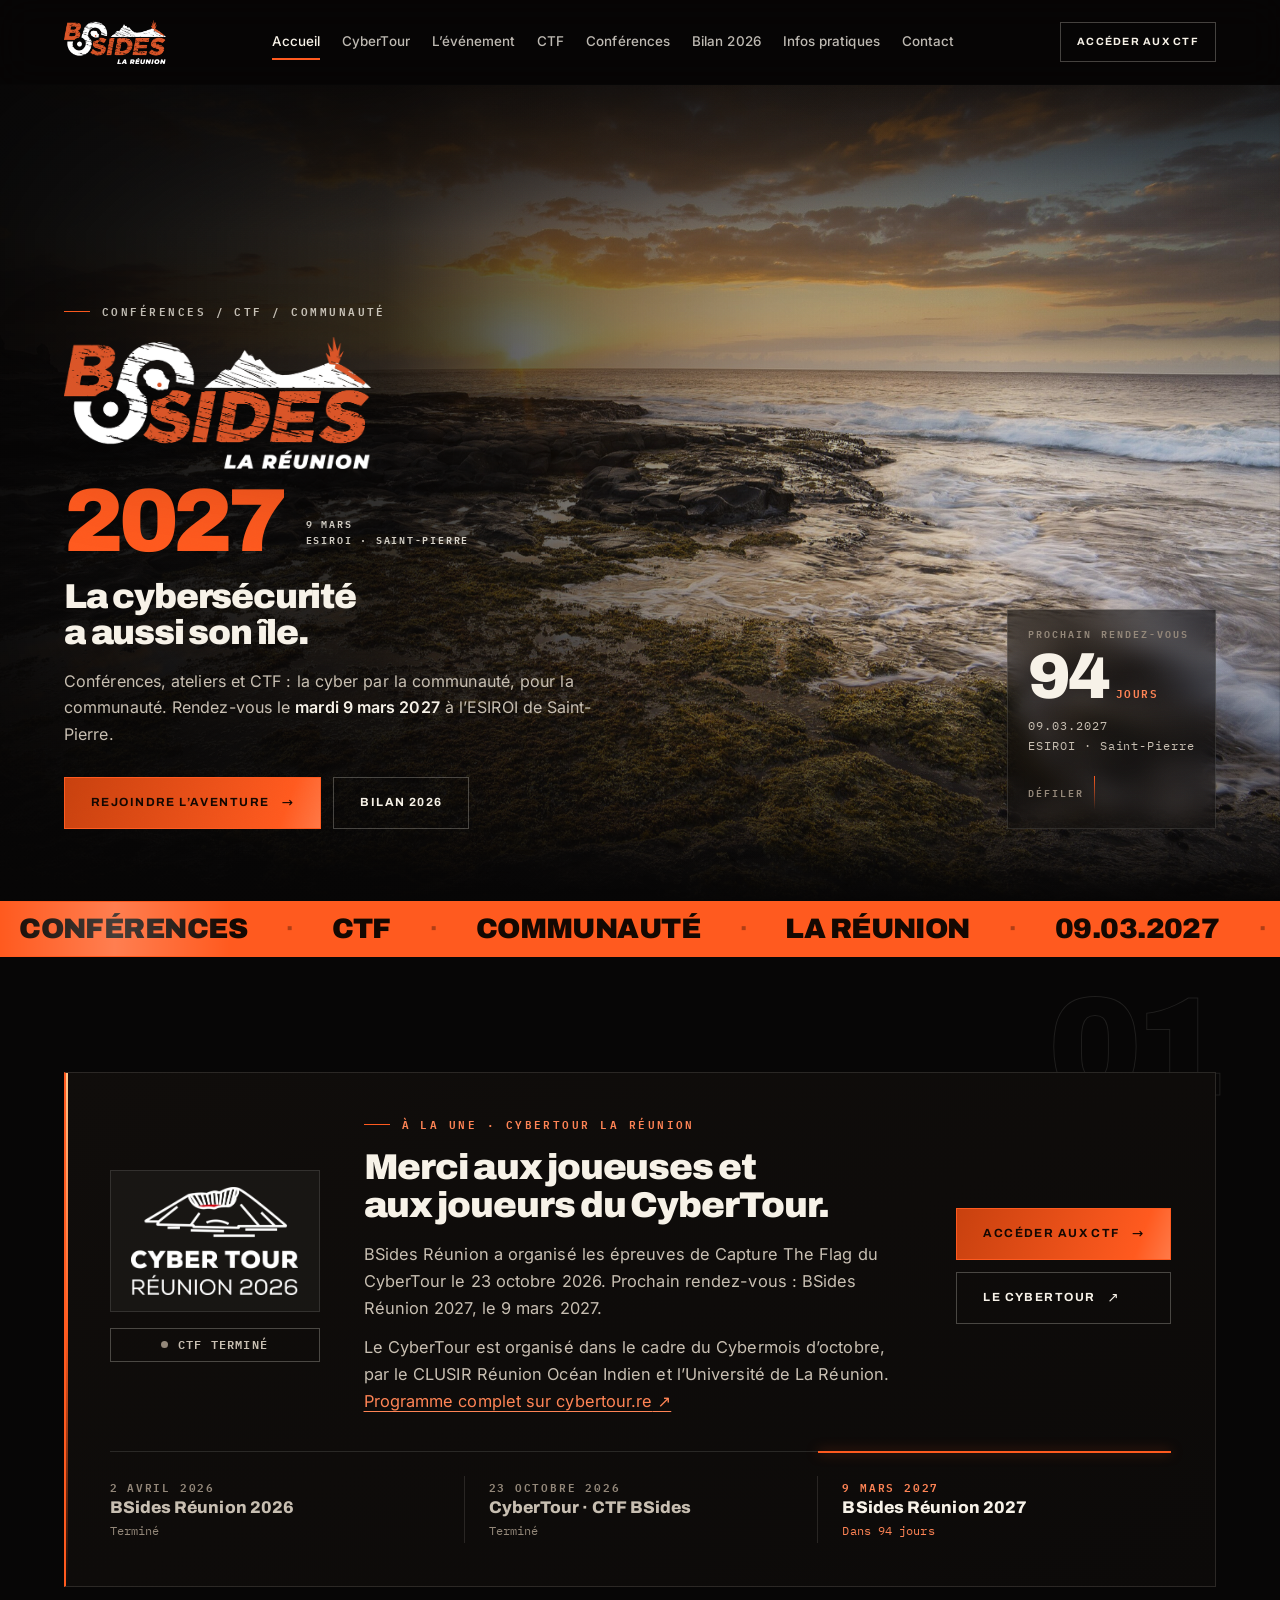
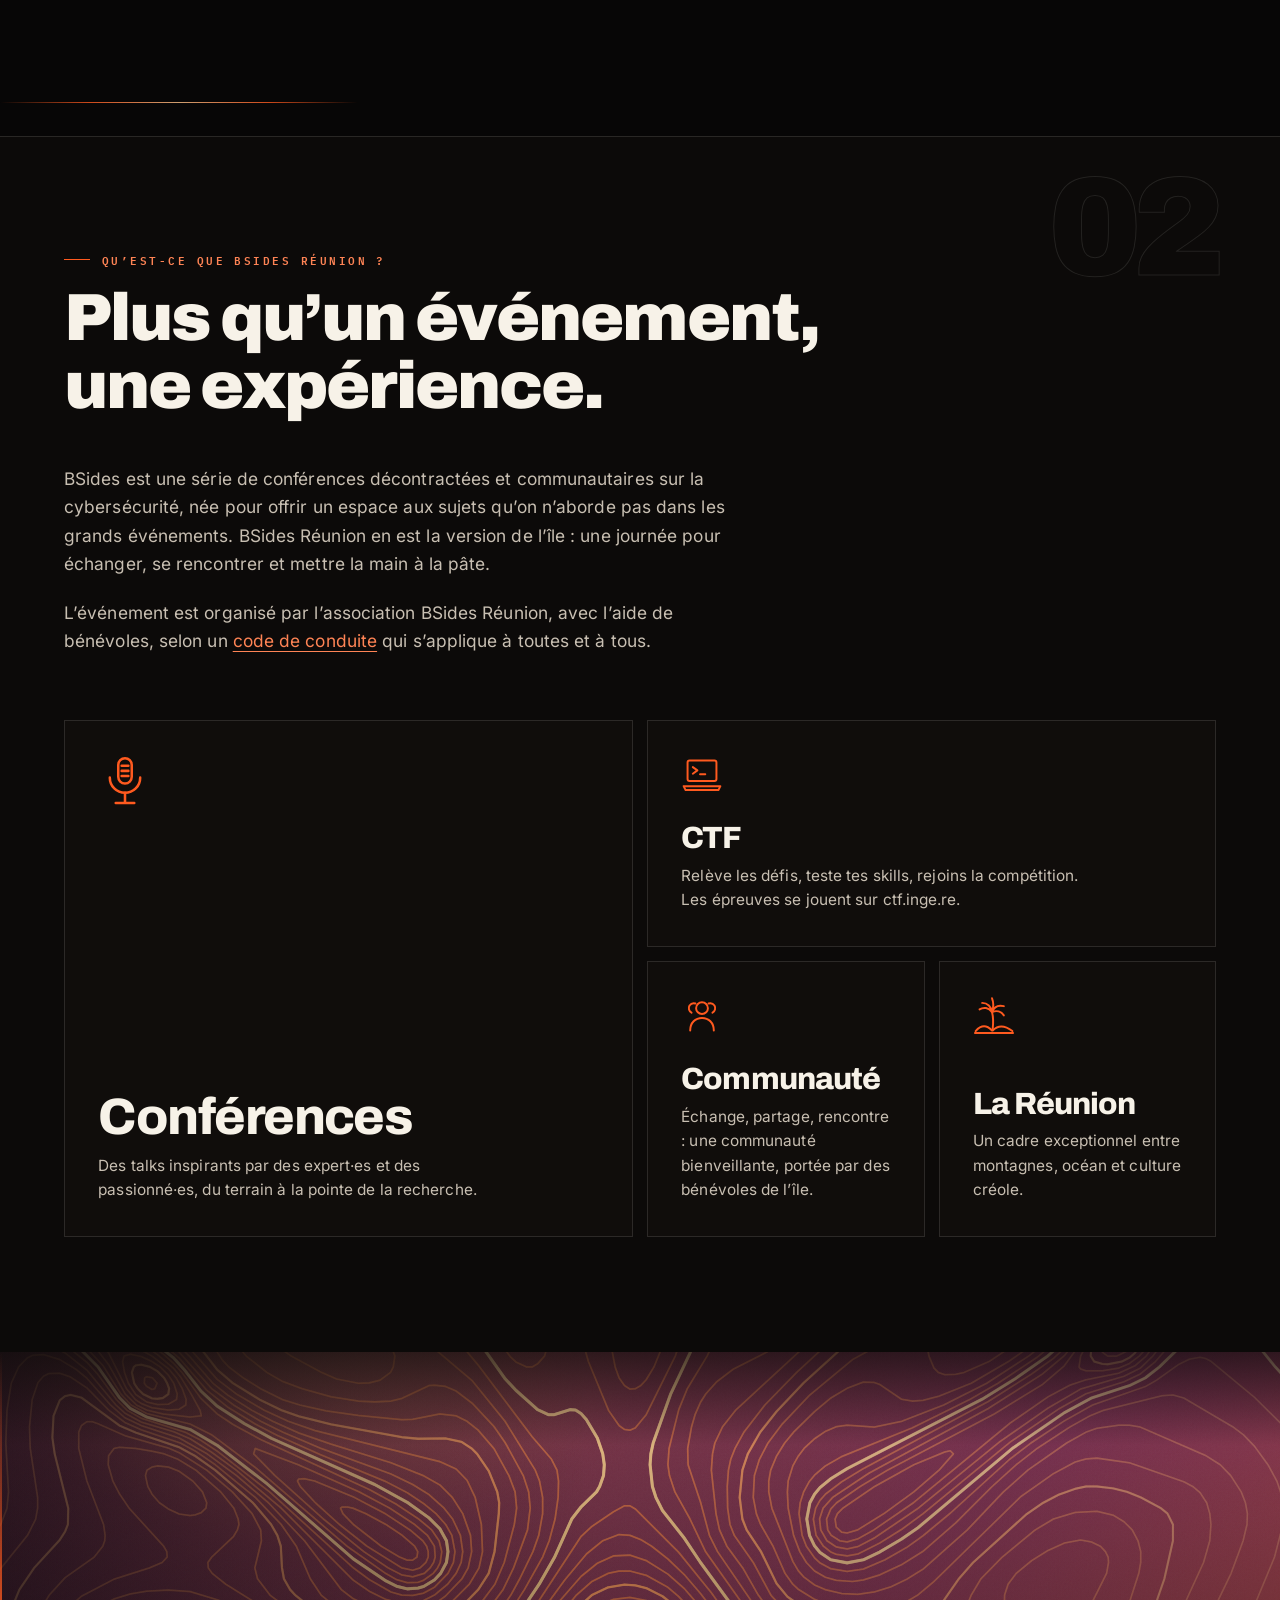
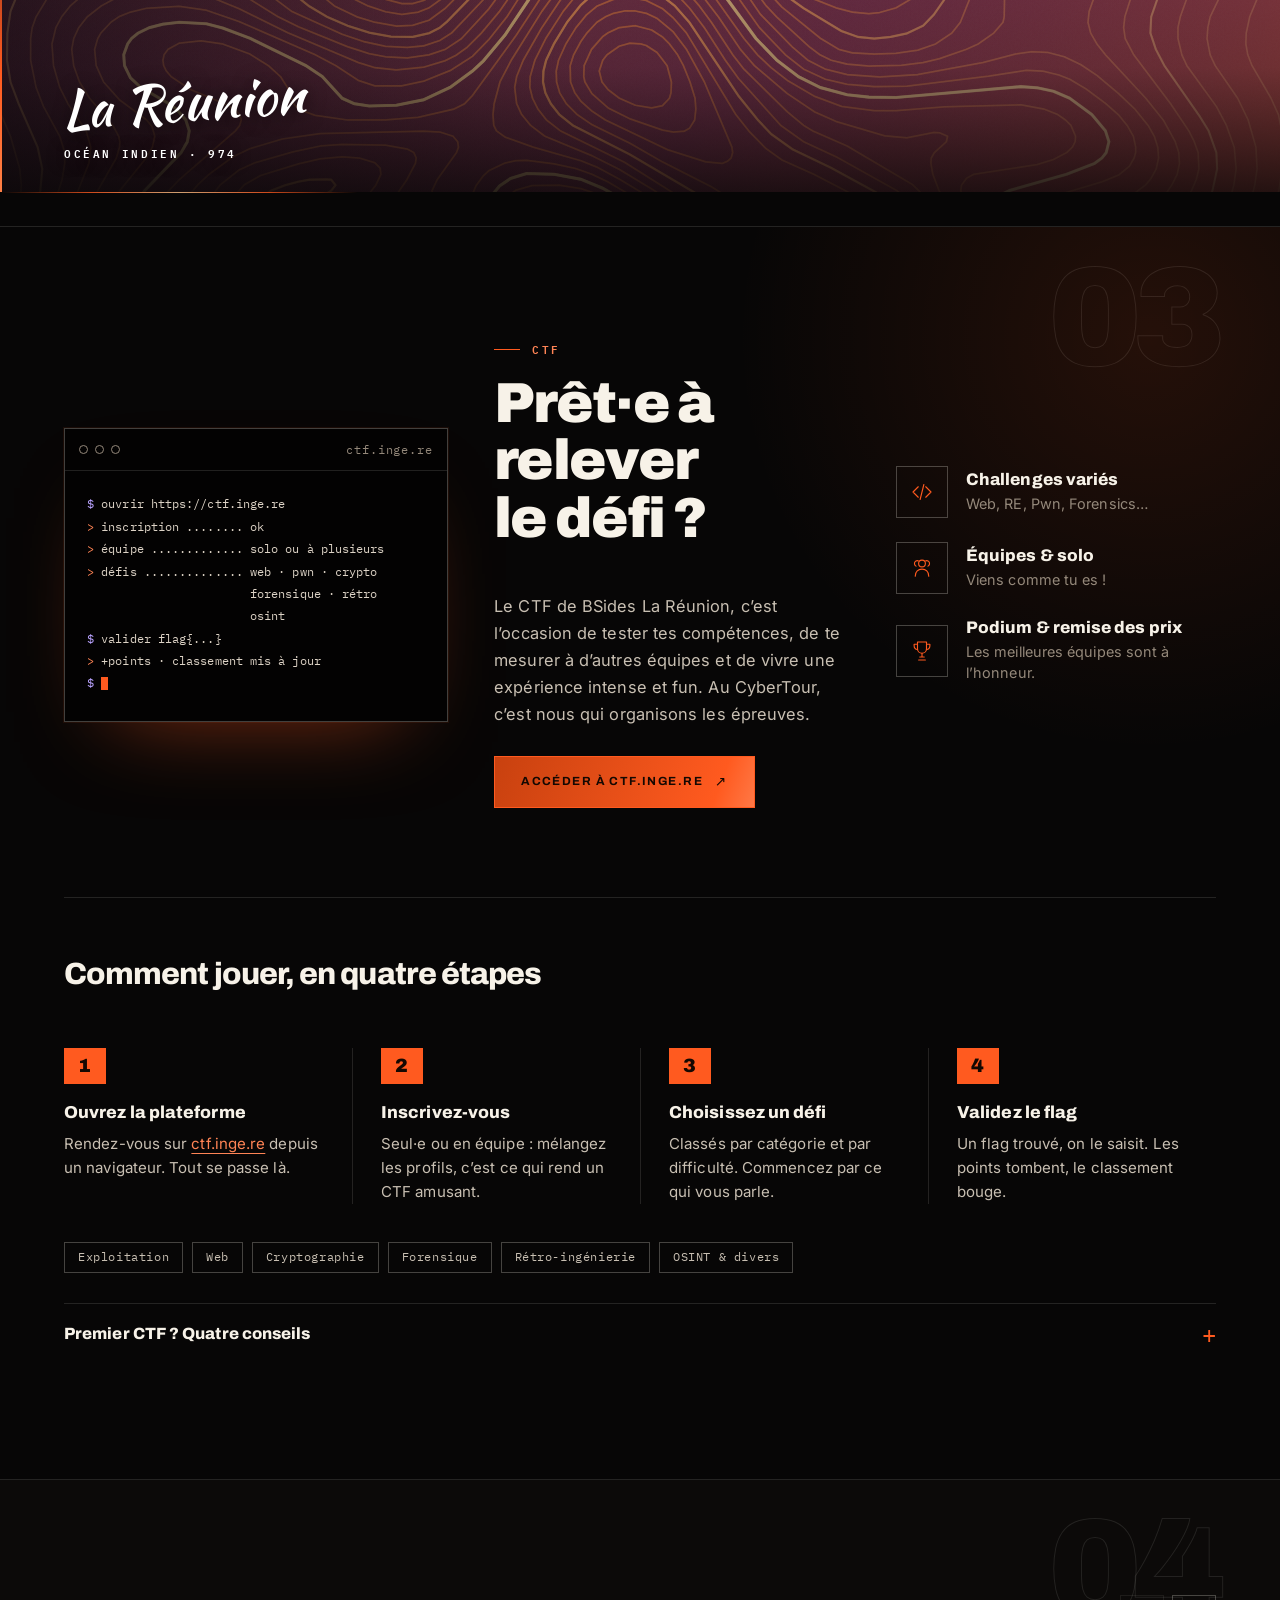
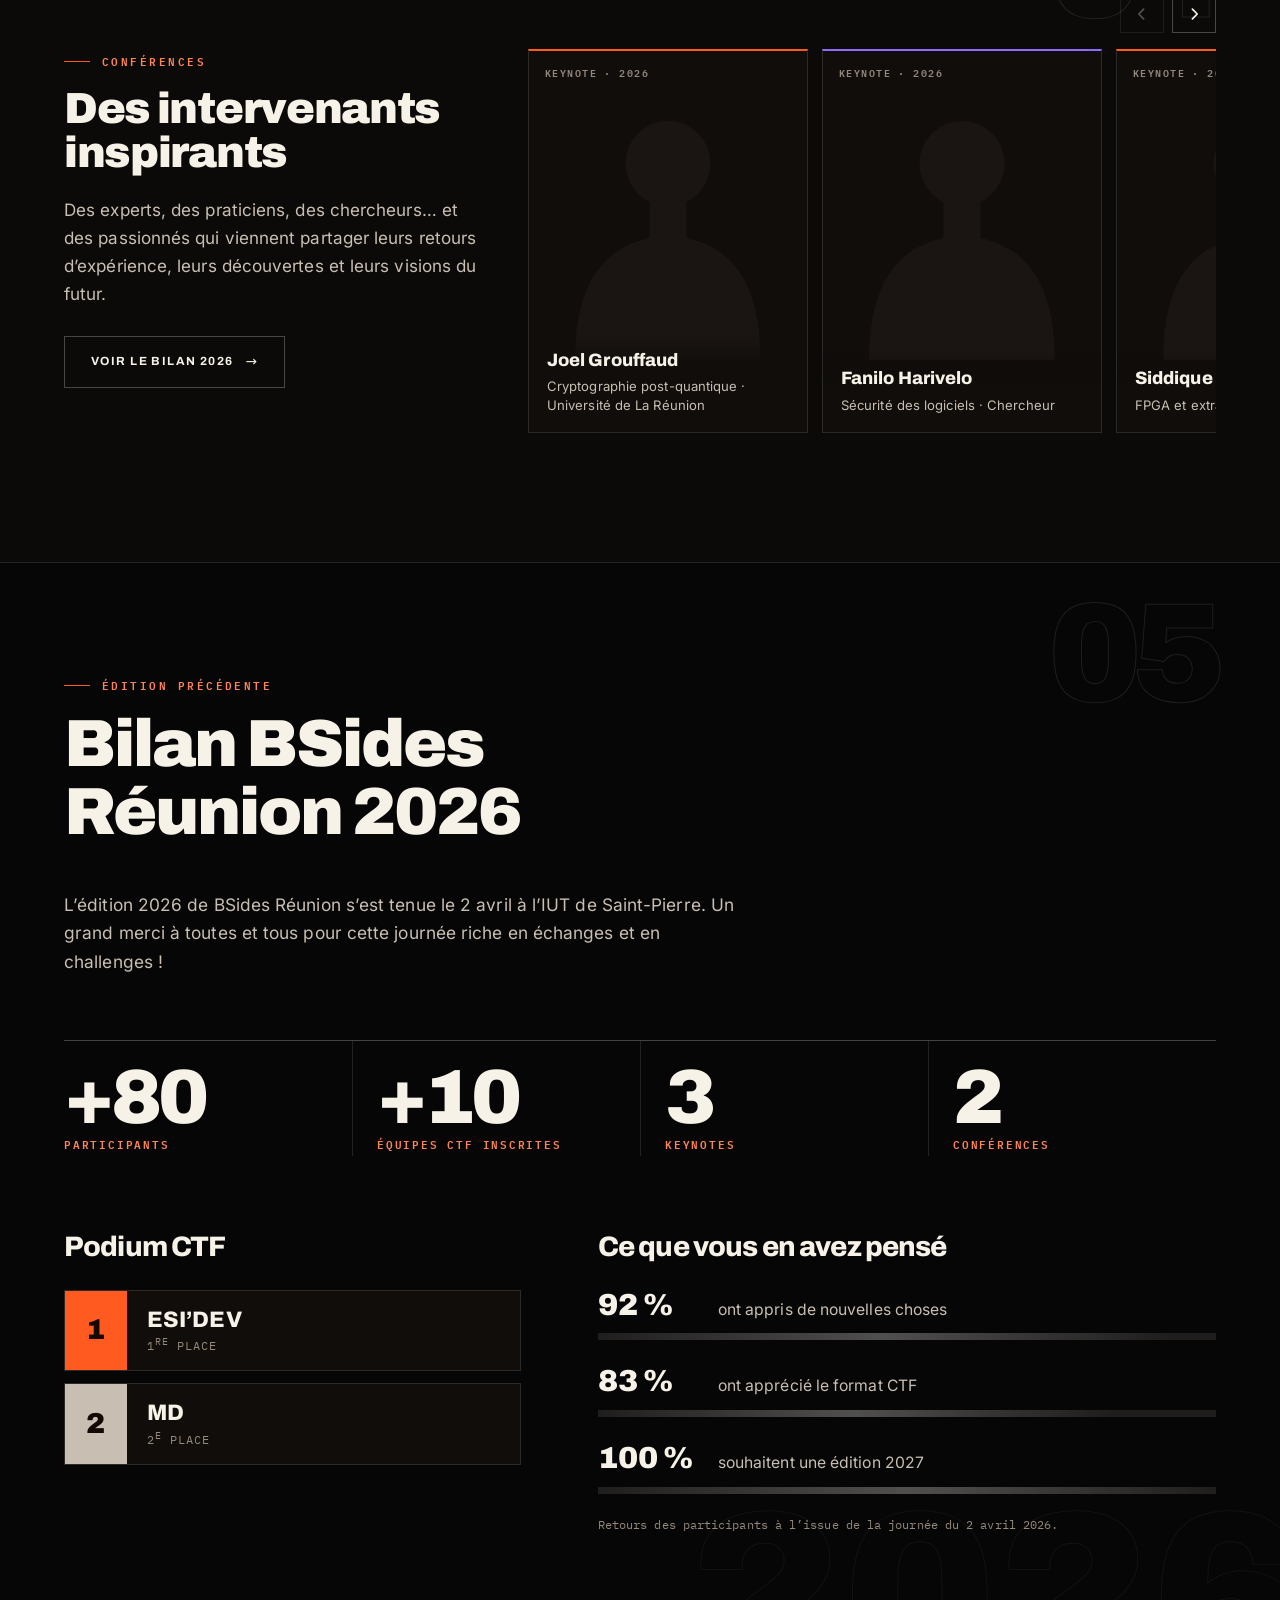
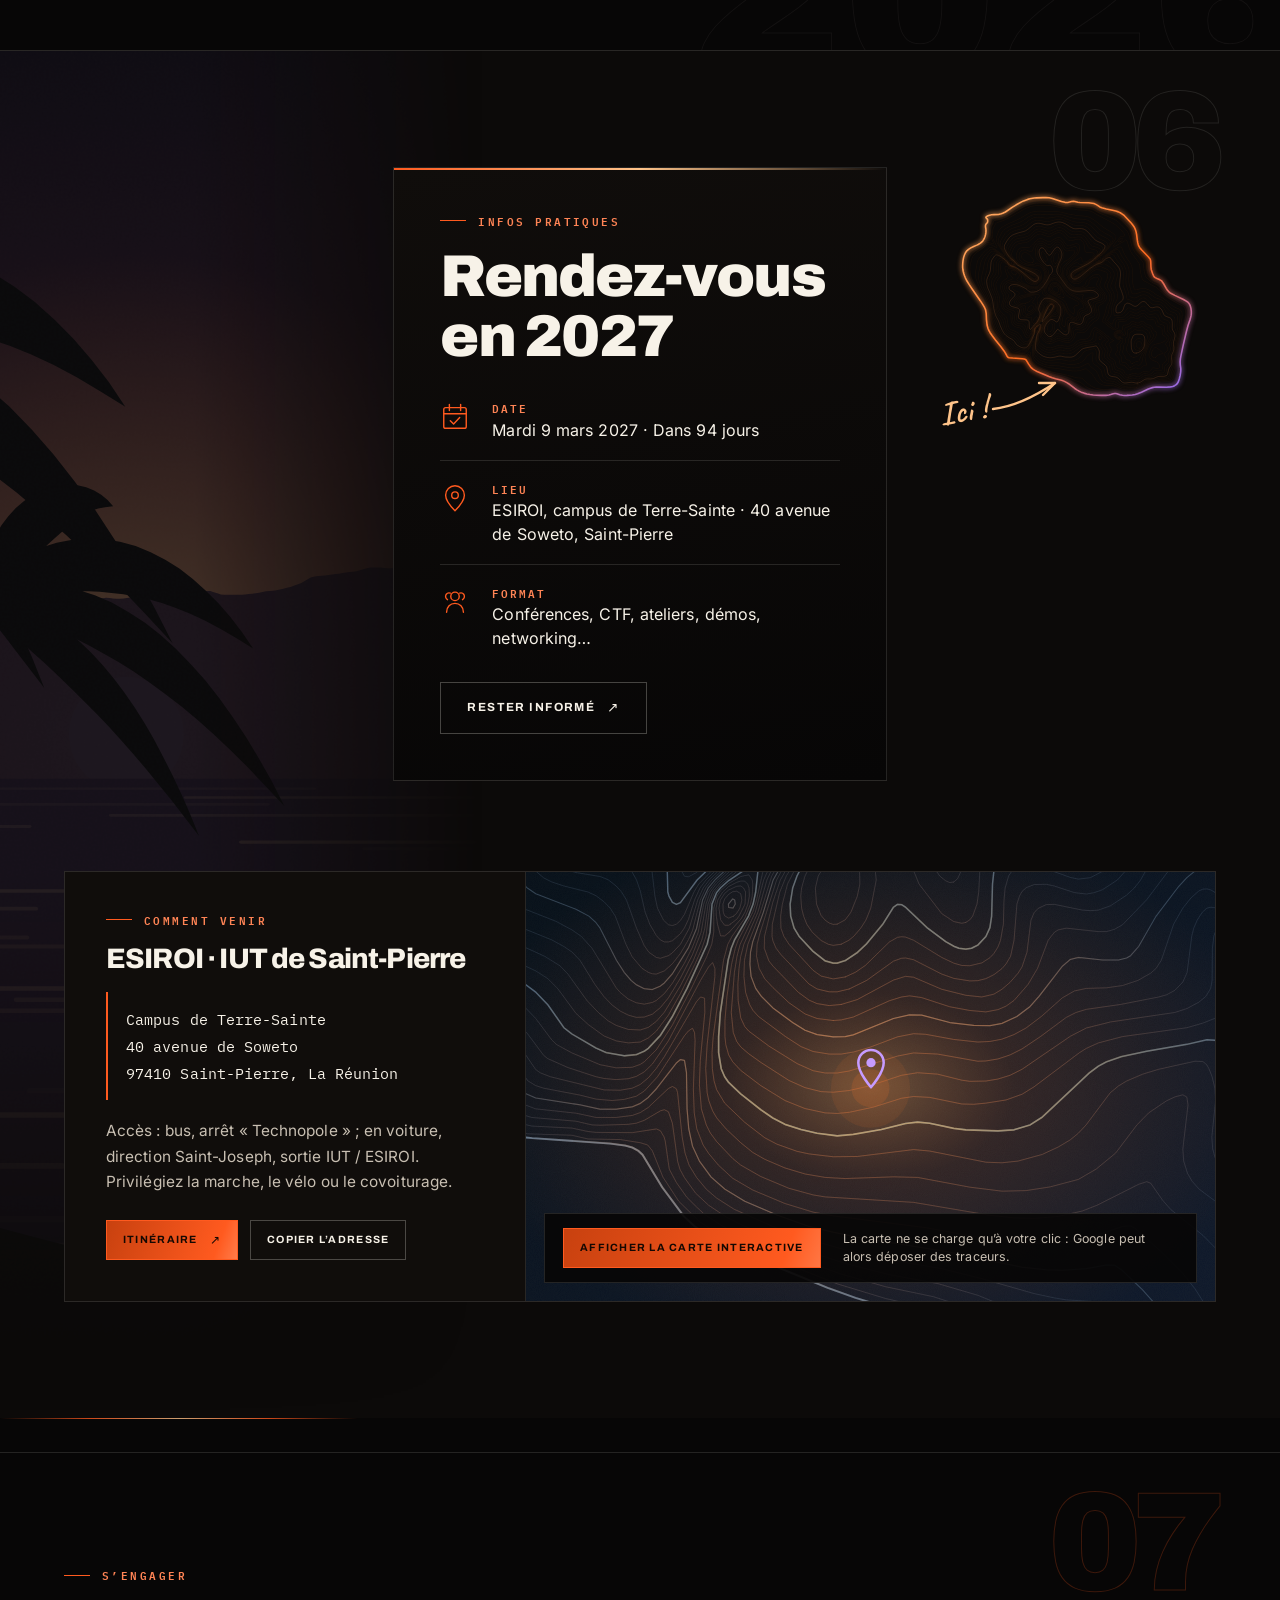
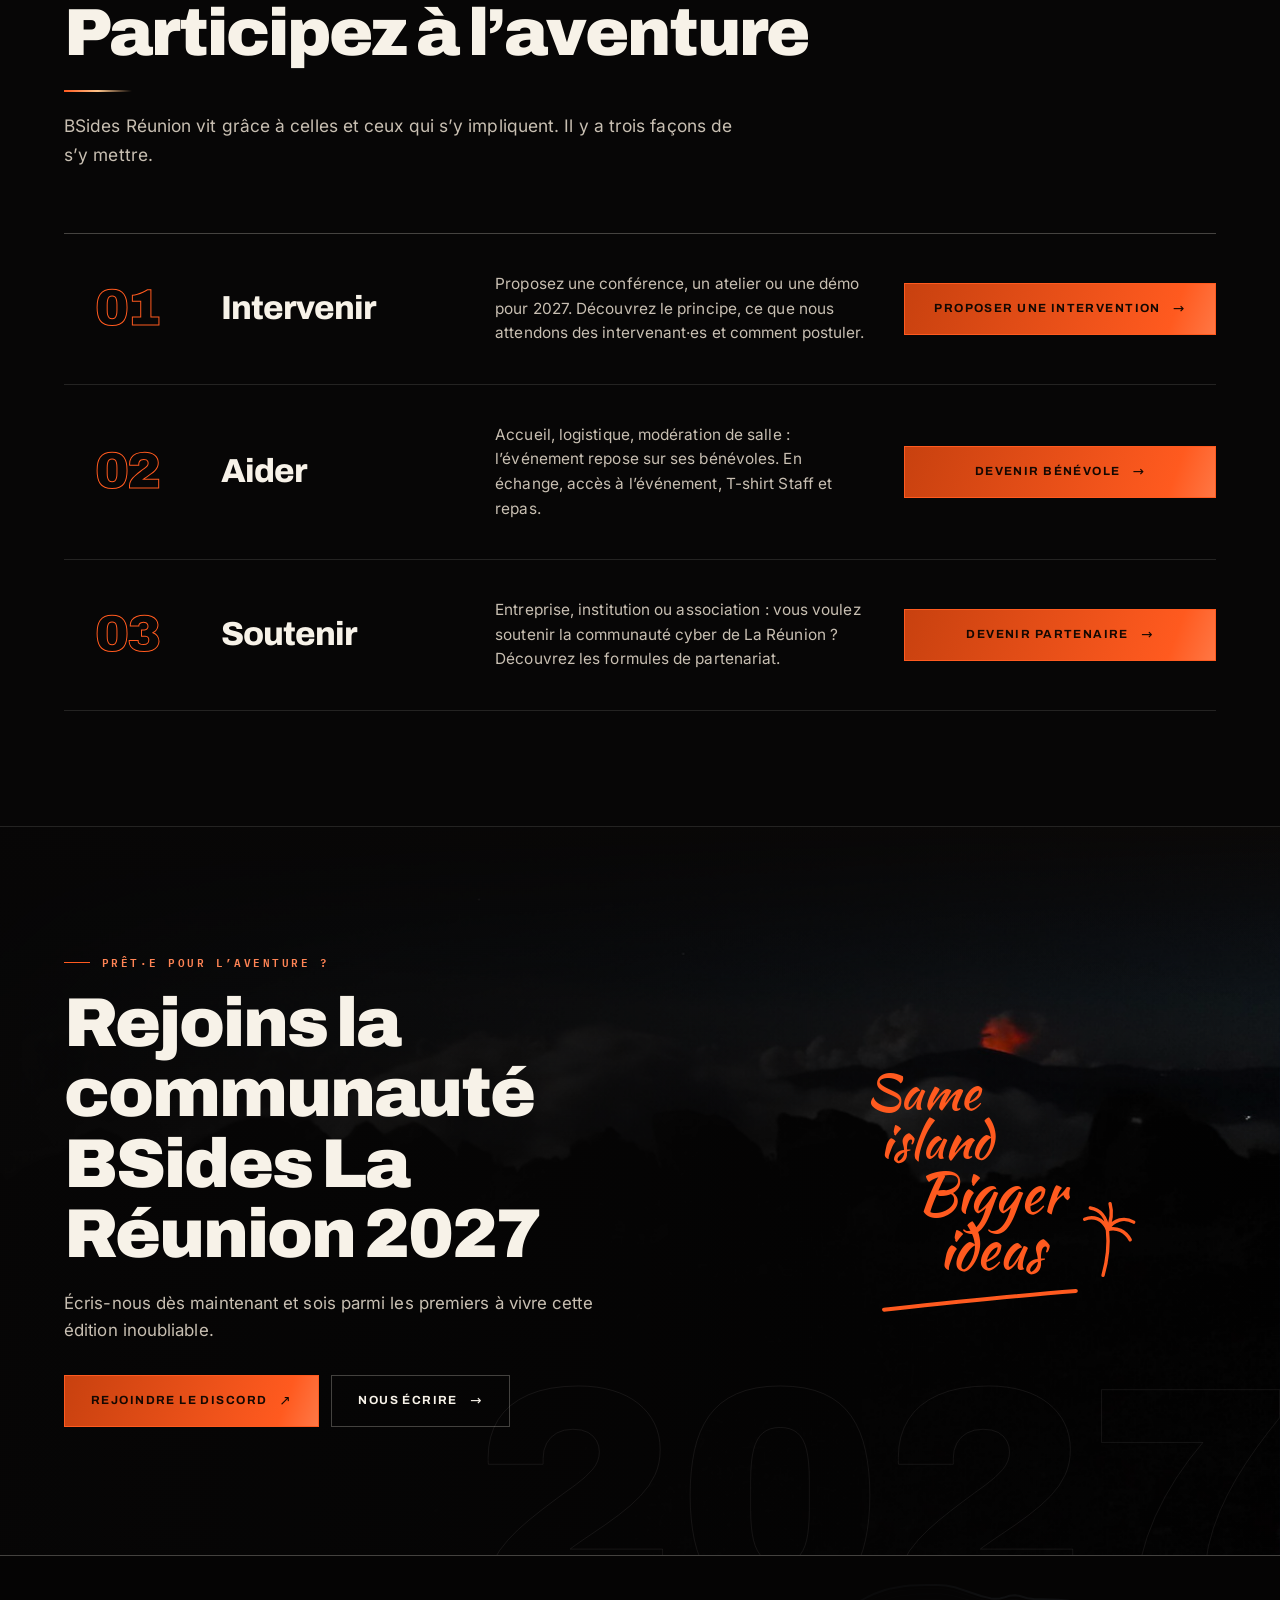
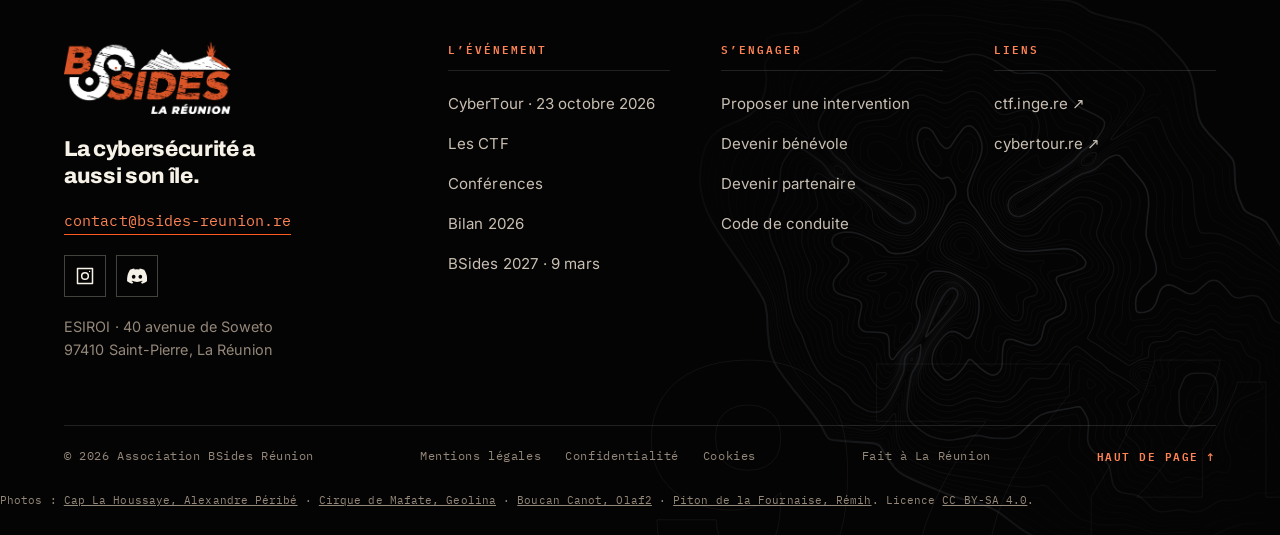
<file: index.html>
<!DOCTYPE html>
<html lang="fr" data-ctf="before">
<head>
  <meta charset="UTF-8">
  <meta name="viewport" content="width=device-width, initial-scale=1">
  <title>BSides Réunion · CTF du CyberTour (23 octobre 2026) et BSides 2027</title>
  <meta name="description" content="BSides Réunion organise les CTF du CyberTour le 23 octobre 2026 à Saint-Pierre. Prochaine conférence : le 9 mars 2027 à l’ESIROI.">
  <link rel="canonical" href="https://bsides-reunion.re/">
  <meta name="robots" content="index, follow, max-image-preview:large">
  <meta name="theme-color" content="#070606">
  <meta name="color-scheme" content="dark">
  <meta property="og:type" content="website">
  <meta property="og:site_name" content="BSides Réunion">
  <meta property="og:locale" content="fr_FR">
  <meta property="og:title" content="BSides Réunion — CTF du CyberTour (23 octobre 2026) et BSides 2027">
  <meta property="og:description" content="BSides Réunion organise les CTF du CyberTour le 23 octobre 2026 à Saint-Pierre. Prochaine conférence : le 9 mars 2027 à l’ESIROI.">
  <meta property="og:url" content="https://bsides-reunion.re/">
  <meta property="og:image" content="https://bsides-reunion.re/img/og.png">
  <meta property="og:image:width" content="1200">
  <meta property="og:image:height" content="630">
  <meta property="og:image:alt" content="BSides Réunion : les CTF du CyberTour La Réunion, le 23 octobre 2026">
  <meta name="twitter:card" content="summary_large_image">
  <meta name="twitter:title" content="BSides Réunion — CTF du CyberTour et conférence 2027">
  <meta name="twitter:description" content="CTF du CyberTour le 23 octobre 2026 à Saint-Pierre. BSides Réunion 2027 le 9 mars à l’ESIROI.">
  <meta name="twitter:image" content="https://bsides-reunion.re/img/og.png">
  <meta name="twitter:image:alt" content="BSides Réunion : les CTF du CyberTour La Réunion, le 23 octobre 2026">
  <link rel="icon" href="./logos/favicon.png" type="image/png">
  <link rel="apple-touch-icon" href="./logos/apple-touch-icon.png" sizes="180x180">
  <link rel="preload" href="./fonts/inter-latin-400-normal.woff2" as="font" type="font/woff2" crossorigin>
  <link rel="preload" href="./fonts/archivo-latin-900-normal.woff2" as="font" type="font/woff2" crossorigin>
  <link rel="preload" href="./logos/bsides-blanc.png" as="image">
  <script>
    /* État du CTF selon la date de La Réunion (UTC+4), posé avant le premier rendu. */
    (function () {
      var d = document.documentElement, t = Math.floor((Date.now() + 144e5) / 864e5), e = Math.floor(Date.UTC(2026, 9, 23) / 864e5);
      d.classList.add('js');
      d.setAttribute('data-ctf', t < e ? 'before' : t === e ? 'on' : 'after');
      /* Intro volcanique une seule fois par session (onglet), sauf si mouvement réduit. */
      try {
        if (!window.matchMedia('(prefers-reduced-motion: reduce)').matches && !sessionStorage.getItem('bs-intro')) {
          d.classList.add('is-booting');
          sessionStorage.setItem('bs-intro', '1');
        }
      } catch (err) { d.classList.add('is-booting'); }
      if (!d.classList.contains('is-booting')) d.classList.add('booted');
      /* Sans ancre dans l’URL, on reste en haut. Le navigateur restaure sinon
         le focus ou le défilement sur la section « À la une ». */
      var homeTop = !location.hash || location.hash === '#' || location.hash === '#accueil';
      try { if ('scrollRestoration' in history) history.scrollRestoration = 'manual'; } catch (err2) {}
      function releaseInert() {
        if (!document.body) return;
        Array.prototype.forEach.call(document.body.children, function (el) { el.inert = false; });
      }
      function pinTop() {
        if (!homeTop) return;
        var prev = d.style.scrollBehavior;
        d.style.scrollBehavior = 'auto';
        window.scrollTo(0, 0);
        d.style.scrollBehavior = prev;
      }
      if (homeTop) {
        var armed = true;
        var guard = function () {
          if (!armed) return;
          if (window.scrollY > 0 || d.scrollTop > 0) pinTop();
        };
        var disarm = function () { armed = false; };
        var intent = function () { if (!d.classList.contains('is-booting')) disarm(); };
        addEventListener('scroll', guard, { passive: true });
        addEventListener('wheel', intent, { passive: true });
        addEventListener('touchstart', intent, { passive: true });
        addEventListener('keydown', intent);
        addEventListener('pointerdown', function (ev) {
          var t = ev.target;
          if (t && t.closest && t.closest('#boot')) return;
          intent();
        });
        addEventListener('hashchange', function () {
          if (location.hash && location.hash !== '#' && location.hash !== '#accueil') disarm();
        });
        addEventListener('pageshow', pinTop);
        addEventListener('bs-boot-settled', function () { pinTop(); setTimeout(disarm, 800); });
        setTimeout(disarm, 8000);
        pinTop();
      }
      /* Filet de sécurité : ne jamais bloquer la page si home.js ne s'exécute pas. */
      setTimeout(function () {
        if (d.classList.contains('is-booting')) {
          d.classList.add('booted');
          d.classList.remove('is-booting');
          var b = document.getElementById('boot');
          if (b) b.remove();
          releaseInert();
          if (homeTop) pinTop();
          window.dispatchEvent(new Event('bs-boot-settled'));
        }
      }, 7000);
    })();
  </script>
  <link rel="stylesheet" href="./css/home.css">
  <script type="application/ld+json">
  {
    "@context": "https://schema.org",
    "@graph": [
      {
        "@type": "Organization",
        "@id": "https://bsides-reunion.re/#association",
        "name": "Association BSides Réunion",
        "alternateName": "BSides Réunion",
        "url": "https://bsides-reunion.re/",
        "logo": "https://bsides-reunion.re/logos/bsides-noir.png",
        "email": "contact@bsides-reunion.re",
        "sameAs": ["https://www.instagram.com/bsidesreunion/", "https://discord.gg/W29jZfNpn"],
        "areaServed": "La Réunion"
      },
      {
        "@type": "WebSite",
        "@id": "https://bsides-reunion.re/#site",
        "name": "BSides Réunion",
        "url": "https://bsides-reunion.re/",
        "inLanguage": "fr",
        "publisher": { "@id": "https://bsides-reunion.re/#association" }
      },
      {
        "@type": "Event",
        "name": "CTF du CyberTour La Réunion 2026",
        "startDate": "2026-10-23T09:00:00+04:00",
        "endDate": "2026-10-23T16:00:00+04:00",
        "eventAttendanceMode": "https://schema.org/OfflineEventAttendanceMode",
        "eventStatus": "https://schema.org/EventScheduled",
        "image": "https://bsides-reunion.re/img/og.png",
        "inLanguage": "fr",
        "url": "https://ctf.inge.re/",
        "location": { "@type": "Place", "name": "Campus de Terre-Sainte", "address": { "@type": "PostalAddress", "streetAddress": "40 avenue de Soweto", "postalCode": "97410", "addressLocality": "Saint-Pierre", "addressRegion": "La Réunion", "addressCountry": "FR" } },
        "organizer": { "@id": "https://bsides-reunion.re/#association" },
        "description": "Capture The Flag organisé par BSides Réunion dans le cadre du CyberTour La Réunion 2026."
      },
      {
        "@type": "Event",
        "name": "BSides Réunion 2027",
        "startDate": "2027-03-09",
        "endDate": "2027-03-09",
        "eventAttendanceMode": "https://schema.org/OfflineEventAttendanceMode",
        "eventStatus": "https://schema.org/EventScheduled",
        "image": "https://bsides-reunion.re/img/og.png",
        "inLanguage": "fr",
        "url": "https://bsides-reunion.re/",
        "location": { "@type": "Place", "name": "ESIROI, campus de Terre-Sainte", "address": { "@type": "PostalAddress", "streetAddress": "40 avenue de Soweto", "postalCode": "97410", "addressLocality": "Saint-Pierre", "addressRegion": "La Réunion", "addressCountry": "FR" } },
        "organizer": { "@id": "https://bsides-reunion.re/#association" },
        "description": "Conférence communautaire de cybersécurité et Capture The Flag à La Réunion."
      }
    ]
  }
  </script>
</head>
<body>
  <a class="skip" href="#main">Aller au contenu</a>
  <div class="toast" id="toast" role="status" aria-live="polite"></div>

  <!-- ============ INTRO VOLCANIQUE (une fois par session) ============ -->
  <div class="boot" id="boot" aria-hidden="true">
    <div class="boot-heat" aria-hidden="true"></div>
    <div class="boot-embers" id="boot-embers" aria-hidden="true"></div>
    <div class="boot-core">
      <img class="boot-logo" src="./logos/bsides-blanc.png" width="480" height="207" alt="">
      <p class="boot-year">2027</p>
      <p class="boot-status"><span class="boot-word">La Fournaise se réveille</span><span class="boot-pct" id="boot-pct">00</span></p>
      <div class="boot-bar"><i id="boot-bar"></i></div>
    </div>
    <div class="boot-crack" aria-hidden="true"></div>
    <button class="boot-skip" id="boot-skip" type="button">Passer l’intro</button>
  </div>

  <header class="top" id="top">
    <div class="top-progress" id="top-progress" aria-hidden="true">
      <i id="top-progress-fill"></i>
      <b id="top-progress-drop"></b>
    </div>
    <div class="wrap top-in">
      <a class="brand" href="#accueil" id="brand" aria-label="BSides La Réunion — retour en haut">
        <img src="./logos/bsides-blanc.png" width="480" height="207" alt="BSides La Réunion">
      </a>
      <nav class="nav" id="nav" aria-label="Navigation principale">
        <a href="#accueil">Accueil</a>
        <a href="#cybertour">CyberTour</a>
        <a href="#piliers">L’événement</a>
        <a href="#ctf">CTF</a>
        <a href="#conferences">Conférences</a>
        <a href="#bilan">Bilan 2026</a>
        <a href="#infos">Infos pratiques</a>
        <a href="#contact">Contact</a>
      </nav>
      <a class="btn btn-line btn-sm top-cta" href="https://ctf.inge.re" target="_blank" rel="noopener"><span class="bi">Accéder aux CTF</span></a>
      <button class="menu-btn" id="menu-btn" type="button" aria-expanded="false" aria-controls="sheet">
        <span class="menu-ico" aria-hidden="true"></span><span class="sr">Menu</span>
      </button>
    </div>
    <div class="sheet" id="sheet">
      <a href="#accueil">Accueil</a>
      <a href="#cybertour">CyberTour</a>
      <a href="#piliers">L’événement</a>
      <a href="#ctf">CTF</a>
      <a href="#conferences">Conférences</a>
      <a href="#bilan">Bilan 2026</a>
      <a href="#infos">Infos pratiques</a>
      <a href="#contact">Contact</a>
      <a class="btn btn-primary" href="https://ctf.inge.re" target="_blank" rel="noopener"><span class="bi">Accéder aux CTF <span class="arr" aria-hidden="true">→</span></span></a>
    </div>
  </header>

  <main id="main">

    <!-- ============ HERO ============ -->
    <section class="hero" id="accueil" aria-labelledby="h1">
      <div class="slot hero-art" data-photo="hero" data-alt="Coucher de soleil au cap La Houssaye, Saint-Paul" data-parallax="0.06"><img class="art" src="./img/art/hero.svg" width="1600" height="900" alt="" fetchpriority="high"></div>
      <div class="hero-shade" aria-hidden="true"></div>

      <div class="wrap hero-in">
        <div class="hero-copy">
          <p class="eyebrow eyebrow-light">Conférences / CTF / Communauté</p>
          <h1 class="hero-lock" id="h1" aria-label="BSides La Réunion 2027">
            <img class="hero-logo" src="./logos/bsides-blanc.png" width="480" height="207" alt="BSides La Réunion">
            <span class="hero-year" aria-hidden="true"><span class="yr">2027</span><span class="yr-meta">9 mars<br>ESIROI · Saint-Pierre</span></span>
          </h1>
          <p class="hero-tag">La cybersécurité<br>a aussi son île.</p>
          <p class="hero-p">Conférences, ateliers et CTF : la cyber par la communauté, pour la communauté. Rendez-vous le <strong>mardi 9 mars 2027</strong> à l’ESIROI de Saint-Pierre.</p>
          <div class="hero-actions">
            <a class="btn btn-primary" href="https://ctf.inge.re" target="_blank" rel="noopener" data-show="before on"><span class="bi">Rejoindre l’aventure <span class="arr" aria-hidden="true">→</span></span></a>
            <a class="btn btn-primary" href="#infos" data-show="after"><span class="bi">Rejoindre l’aventure <span class="arr" aria-hidden="true">→</span></span></a>
            <a class="btn btn-line" href="#bilan"><span class="bi">Bilan 2026</span></a>
          </div>
        </div>

        <aside class="hero-side">
          <p class="hero-side-label">Prochain rendez-vous</p>
          <p class="hero-count"><strong id="hero-count">141</strong><span>jours</span></p>
          <p class="hero-side-date">09.03.2027<br>ESIROI · Saint-Pierre</p>
          <a class="hero-scroll" href="#cybertour"><span>Défiler</span><i aria-hidden="true"></i></a>
        </aside>
      </div>
    </section>

    <!-- ============ TICKER ============ -->
    <div class="ticker-wrap" aria-hidden="true">
      <div class="ticker">
        <div class="ticker-track">
          <span>Conférences <b>·</b> CTF <b>·</b> Communauté <b>·</b> La Réunion <b>·</b> 09.03.2027 <b>·</b> ESIROI Saint-Pierre <b>·</b></span>
          <span>Conférences <b>·</b> CTF <b>·</b> Communauté <b>·</b> La Réunion <b>·</b> 09.03.2027 <b>·</b> ESIROI Saint-Pierre <b>·</b></span>
        </div>
      </div>
    </div>

    <!-- ============ CYBERTOUR (à la une) ============ -->
    <section class="ct" id="cybertour" data-num="01" aria-labelledby="ct-title">
      <div class="wrap">
        <div class="ct-card rv">
          <div class="ct-brand">
            <a class="ct-logo" id="ct-logo" href="https://cybertour.re/en/" target="_blank" rel="noopener" aria-label="CyberTour La Réunion (site officiel)">
              <img src="./logos/cybertour.png" alt="CyberTour La Réunion" width="395" height="256">
              <span class="ct-fallback" aria-hidden="true">Cyber<strong>Tour</strong><small>La Réunion</small></span>
            </a>
            <p class="ct-pill" id="ctf-pill" data-state="before"><span class="dot" aria-hidden="true"></span><span id="ctf-pill-label">À venir</span></p>
          </div>

          <div class="ct-main">
            <p class="eyebrow">À la une · CyberTour La Réunion</p>
            <h2 id="ct-title">
              <span data-show="before">Vendredi 23 octobre 2026, dans la matinée : les CTF, c’est BSides.</span>
              <span data-show="on">C’est aujourd’hui : les CTF du CyberTour sont ouverts.</span>
              <span data-show="after">Merci aux joueuses et aux joueurs du CyberTour.</span>
            </h2>
            <p>
              <span data-show="before on">BSides Réunion sponsorise le CyberTour et prend en charge ses épreuves de Capture The Flag. Les défis se jouent sur <a class="u-link" href="https://ctf.inge.re" target="_blank" rel="noopener">ctf.inge.re</a>, seul ou en équipe.</span>
              <span data-show="after">BSides Réunion a organisé les épreuves de Capture The Flag du CyberTour le 23 octobre 2026. Prochain rendez-vous : BSides Réunion 2027, le 9 mars 2027.</span>
            </p>
            <p class="ct-note">Le CyberTour est organisé dans le cadre du Cybermois d’octobre, par le CLUSIR Réunion Océan Indien et l’Université de La Réunion. <a class="u-link" href="https://cybertour.re/en/" target="_blank" rel="noopener">Programme complet sur cybertour.re<span aria-hidden="true"> ↗</span></a></p>
          </div>

          <div class="ct-actions">
            <a class="btn btn-primary" href="https://ctf.inge.re" target="_blank" rel="noopener"><span class="bi">Accéder aux CTF <span class="arr" aria-hidden="true">→</span></span></a>
            <a class="btn btn-line" href="https://cybertour.re/en/" target="_blank" rel="noopener"><span class="bi">Le CyberTour <span class="arr" aria-hidden="true">↗</span></span></a>
          </div>

          <ol class="cal" id="cal" aria-label="Prochains rendez-vous">
            <li data-date="2026-04-02"><time datetime="2026-04-02">2 avril 2026</time><strong>BSides Réunion 2026</strong><span data-tag>Terminé</span></li>
            <li data-date="2026-10-23"><time datetime="2026-10-23">23 octobre 2026</time><strong>CyberTour · CTF BSides</strong><span data-tag>À venir</span></li>
            <li data-date="2027-03-09"><time datetime="2027-03-09">9 mars 2027</time><strong>BSides Réunion 2027</strong><span data-tag>À venir</span></li>
          </ol>
        </div>
      </div>
    </section>

    <!-- ============ 4 PILIERS ============ -->
    <div class="lava-rule rv" aria-hidden="true"></div>

    <section class="features" id="piliers" data-num="02" aria-labelledby="piliers-title">
      <div class="wrap">
        <header class="sec-head rv">
          <p class="eyebrow">Qu’est-ce que BSides Réunion ?</p>
          <h2 id="piliers-title">Plus qu’un événement, une expérience.</h2>
          <p>BSides est une série de conférences décontractées et communautaires sur la cybersécurité, née pour offrir un espace aux sujets qu’on n’aborde pas dans les grands événements. BSides Réunion en est la version de l’île : une journée pour échanger, se rencontrer et mettre la main à la pâte.</p>
          <p>L’événement est organisé par l’association BSides Réunion, avec l’aide de bénévoles, selon un <a class="u-link" href="./code-de-conduite.html">code de conduite</a> qui s’applique à toutes et à tous.</p>
        </header>
      </div>
      <div class="wrap feat-grid">
        <article class="feat rv">
          <svg class="ico" viewBox="0 0 64 64" fill="none" stroke="currentColor" stroke-width="3" stroke-linecap="round" stroke-linejoin="round" aria-hidden="true"><rect x="24" y="5" width="16" height="30" rx="8"/><path d="M28 14h8M28 20h8M28 26h8"/><path d="M14 28a18 18 0 0 0 36 0"/><path d="M32 46v11M21 58h22"/></svg>
          <h3>Conférences</h3>
          <p>Des talks inspirants par des expert·es et des passionné·es, du terrain à la pointe de la recherche.</p>
        </article>
        <article class="feat rv">
          <svg class="ico" viewBox="0 0 64 64" fill="none" stroke="currentColor" stroke-width="3" stroke-linecap="round" stroke-linejoin="round" aria-hidden="true"><rect x="10" y="10" width="44" height="31" rx="3"/><path d="M4 49h56l-3 6H7z"/><path d="M18 20l7 5-7 5M29 31h8"/></svg>
          <h3>CTF</h3>
          <p>Relève les défis, teste tes skills, rejoins la compétition. Les épreuves se jouent sur ctf.inge.re.</p>
        </article>
        <article class="feat rv">
          <svg class="ico" viewBox="0 0 64 64" fill="none" stroke="currentColor" stroke-width="3" stroke-linecap="round" stroke-linejoin="round" aria-hidden="true"><circle cx="32" cy="20" r="9"/><path d="M14 54c0-12 8-19 18-19s18 7 18 19"/><path d="M16 27a8 8 0 0 1-3-11 8 8 0 0 1 9-3M48 27a8 8 0 0 0 3-11 8 8 0 0 0-9-3"/></svg>
          <h3>Communauté</h3>
          <p>Échange, partage, rencontre : une communauté bienveillante, portée par des bénévoles de l’île.</p>
        </article>
        <article class="feat rv">
          <svg class="ico" viewBox="0 0 64 64" fill="none" stroke="currentColor" stroke-width="3" stroke-linecap="round" stroke-linejoin="round" aria-hidden="true"><path d="M30 52c1-9 1-18-1-26"/><path d="M29 26c-5-7-13-8-19-4M29 26c-1-8-7-14-15-14M29 26c3-8 10-11 18-9M29 26c7-3 14-1 18 5M29 26c3-9 2-16 0-21"/><path d="M4 55c9-10 17-9 25-1M30 54c8-8 17-9 30 1M3 58h58"/></svg>
          <h3>La Réunion</h3>
          <p>Un cadre exceptionnel entre montagnes, océan et culture créole.</p>
        </article>
      </div>
    </section>

    <!-- ============ À PROPOS (fusionné dans les piliers) ============ -->
    <figure class="breather" aria-label="La Réunion, océan Indien">
      <div class="breather-img slot" data-photo="about" data-alt="Cirque de Mafate vu du Maïdo, îlet de Roche Plate" data-parallax="0.04"><img class="art" src="./img/art/cirque.svg" width="800" height="650" alt="" loading="lazy"></div>
      <figcaption><span class="script">La Réunion</span><span class="cap">Océan Indien · 974</span></figcaption>
    </figure>

    <!-- ============ CTF ============ -->
    <div class="lava-rule rv" aria-hidden="true"></div>

    <section class="ctf" id="ctf" data-num="03" aria-labelledby="ctf-title-h">
      <div class="wrap ctf-grid">
        <div class="term rv" aria-hidden="true">
          <div class="term-bar"><i></i><i></i><i></i><span>ctf.inge.re</span></div>
<pre><span class="d">$</span> ouvrir https://ctf.inge.re
<span class="o">&gt;</span> inscription ........ ok
<span class="o">&gt;</span> équipe ............. solo ou à plusieurs
<span class="o">&gt;</span> défis .............. web · pwn · crypto
                       forensique · rétro
                       osint
<span class="d">$</span> valider flag{...}
<span class="o">&gt;</span> +points · classement mis à jour
<span class="d">$</span> <span class="cur"></span></pre>
        </div>

        <div class="ctf-copy rv">
          <p class="eyebrow">CTF</p>
          <h2 id="ctf-title-h">Prêt·e à relever le défi&nbsp;?</h2>
          <p>Le CTF de BSides La Réunion, c’est l’occasion de tester tes compétences, de te mesurer à d’autres équipes et de vivre une expérience intense et fun. Au CyberTour, c’est nous qui organisons les épreuves.</p>
          <a class="btn btn-primary" href="https://ctf.inge.re" target="_blank" rel="noopener"><span class="bi">Accéder à ctf.inge.re <span class="arr" aria-hidden="true">↗</span></span></a>
        </div>

        <ul class="ctf-points rv">
          <li>
            <span class="pt-ico"><svg viewBox="0 0 64 64" fill="none" stroke="currentColor" stroke-width="3" stroke-linecap="round" stroke-linejoin="round" aria-hidden="true"><path d="M22 18L8 32l14 14M42 18l14 14-14 14M37 12l-10 40"/></svg></span>
            <div><strong>Challenges variés</strong><span>Web, RE, Pwn, Forensics…</span></div>
          </li>
          <li>
            <span class="pt-ico"><svg viewBox="0 0 64 64" fill="none" stroke="currentColor" stroke-width="3" stroke-linecap="round" stroke-linejoin="round" aria-hidden="true"><circle cx="32" cy="20" r="9"/><path d="M14 54c0-12 8-19 18-19s18 7 18 19"/><path d="M16 27a8 8 0 0 1-3-11 8 8 0 0 1 9-3M48 27a8 8 0 0 0 3-11 8 8 0 0 0-9-3"/></svg></span>
            <div><strong>Équipes &amp; solo</strong><span>Viens comme tu es&nbsp;!</span></div>
          </li>
          <li>
            <span class="pt-ico"><svg viewBox="0 0 64 64" fill="none" stroke="currentColor" stroke-width="3" stroke-linecap="round" stroke-linejoin="round" aria-hidden="true"><path d="M20 8h24v18a12 12 0 0 1-24 0z"/><path d="M20 14h-9v4a10 10 0 0 0 9 10M44 14h9v4a10 10 0 0 1-9 10"/><path d="M32 38v10M23 56h18M26 48h12"/></svg></span>
            <div><strong>Podium &amp; remise des prix</strong><span>Les meilleures équipes sont à l’honneur.</span></div>
          </li>
        </ul>
      </div>

      <div class="wrap ctf-how">
        <h3 class="rv">Comment jouer, en quatre étapes</h3>
        <ol class="steps rv">
          <li><span class="n">1</span><strong>Ouvrez la plateforme</strong><p>Rendez-vous sur <a class="u-link" href="https://ctf.inge.re" target="_blank" rel="noopener">ctf.inge.re</a> depuis un navigateur. Tout se passe là.</p></li>
          <li><span class="n">2</span><strong>Inscrivez-vous</strong><p>Seul·e ou en équipe : mélangez les profils, c’est ce qui rend un CTF amusant.</p></li>
          <li><span class="n">3</span><strong>Choisissez un défi</strong><p>Classés par catégorie et par difficulté. Commencez par ce qui vous parle.</p></li>
          <li><span class="n">4</span><strong>Validez le flag</strong><p>Un flag trouvé, on le saisit. Les points tombent, le classement bouge.</p></li>
        </ol>
        <ul class="chips rv" aria-label="Catégories de défis courantes">
          <li>Exploitation</li><li>Web</li><li>Cryptographie</li><li>Forensique</li><li>Rétro-ingénierie</li><li>OSINT &amp; divers</li>
        </ul>
        <details class="tips rv">
          <summary>Premier CTF&nbsp;? Quatre conseils</summary>
          <ul>
            <li><strong>Formez une équipe variée.</strong> Une personne à l’aise en web, une autre en système, une troisième qui lit tout&nbsp;: c’est efficace.</li>
            <li><strong>Commencez par les défis faciles.</strong> Ils donnent des points, mais surtout le rythme.</li>
            <li><strong>Notez ce que vous essayez.</strong> Les pistes abandonnées reviennent souvent utiles dix minutes plus tard.</li>
            <li><strong>Jouez fair-play.</strong> On attaque les défis, jamais la plateforme ni les autres joueurs. Le <a class="u-link" href="https://ctf.inge.re/tos" target="_blank" rel="noopener">règlement du CTF</a> s’applique.</li>
          </ul>
        </details>
      </div>
    </section>

    <!-- ============ CONFÉRENCES ============ -->
    <section class="conf" id="conferences" data-num="04" aria-labelledby="conf-title">
      <div class="wrap conf-grid">
        <div class="conf-copy rv">
          <p class="eyebrow">Conférences</p>
          <h2 id="conf-title">Des intervenants inspirants</h2>
          <p>Des experts, des praticiens, des chercheurs… et des passionnés qui viennent partager leurs retours d’expérience, leurs découvertes et leurs visions du futur.</p>
          <a class="btn btn-line" href="#bilan"><span class="bi">Voir le bilan 2026 <span class="arr" aria-hidden="true">→</span></span></a>
        </div>
        <div class="conf-rail rv">
          <div class="conf-ctrl">
            <button class="round" id="conf-prev" type="button" aria-label="Intervenants précédents"><svg viewBox="0 0 20 20" width="16" height="16" fill="none" stroke="currentColor" stroke-width="2.2" stroke-linecap="round" stroke-linejoin="round" aria-hidden="true"><path d="M12 4l-6 6 6 6"/></svg></button>
            <button class="round" id="conf-next" type="button" aria-label="Intervenants suivants"><svg viewBox="0 0 20 20" width="16" height="16" fill="none" stroke="currentColor" stroke-width="2.2" stroke-linecap="round" stroke-linejoin="round" aria-hidden="true"><path d="M8 4l6 6-6 6"/></svg></button>
          </div>
          <ul class="speakers" id="speakers" tabindex="0" aria-label="Intervenants de l’édition 2026">
            <li class="sp"><span class="sp-kind">Keynote · 2026</span><svg class="sil" viewBox="0 0 120 150" aria-hidden="true"><circle cx="60" cy="44" r="23"/><path d="M50 62h20v22c14 4 40 12 40 66H10c0-54 26-62 40-66z"/></svg><div class="sp-txt"><strong>Joel Grouffaud</strong><span>Cryptographie post-quantique · Université de La Réunion</span></div></li>
            <li class="sp"><span class="sp-kind">Keynote · 2026</span><svg class="sil" viewBox="0 0 120 150" aria-hidden="true"><circle cx="60" cy="44" r="23"/><path d="M50 62h20v22c14 4 40 12 40 66H10c0-54 26-62 40-66z"/></svg><div class="sp-txt"><strong>Fanilo Harivelo</strong><span>Sécurité des logiciels · Chercheur</span></div></li>
            <li class="sp"><span class="sp-kind">Keynote · 2026</span><svg class="sil" viewBox="0 0 120 150" aria-hidden="true"><circle cx="60" cy="44" r="23"/><path d="M50 62h20v22c14 4 40 12 40 66H10c0-54 26-62 40-66z"/></svg><div class="sp-txt"><strong>Siddique Vally-Adam</strong><span>FPGA et extraction de firmware</span></div></li>
            <li class="sp"><span class="sp-kind">Conférence · 2026</span><svg class="sil" viewBox="0 0 120 150" aria-hidden="true"><circle cx="60" cy="44" r="23"/><path d="M50 62h20v22c14 4 40 12 40 66H10c0-54 26-62 40-66z"/></svg><div class="sp-txt"><strong>Thibaut Fontaine</strong><span>LLM et cybersécurité</span></div></li>
            <li class="sp"><span class="sp-kind">Conférence · 2026</span><svg class="sil" viewBox="0 0 120 150" aria-hidden="true"><circle cx="60" cy="44" r="23"/><path d="M50 62h20v22c14 4 40 12 40 66H10c0-54 26-62 40-66z"/></svg><div class="sp-txt"><strong>Théophile Helleboid</strong><span>Rétro-ingénierie des QR codes des tickets Car Jaune</span></div></li>
            <li class="sp sp-next"><span class="sp-kind">2027</span><div class="sp-txt"><strong>Et vous&nbsp;?</strong><span>L’appel à contributions 2027 ouvre bientôt. <a class="u-link" href="./appel-a-contributions.html">En savoir plus</a></span></div></li>
          </ul>
        </div>
      </div>
    </section>

    <!-- ============ BILAN 2026 ============ -->
    <section class="bilan" id="bilan" data-num="05" aria-labelledby="bilan-title">
      <div class="wrap">
        <header class="sec-head rv">
          <p class="eyebrow">Édition précédente</p>
          <h2 id="bilan-title">Bilan BSides Réunion 2026</h2>
          <p>L’édition 2026 de BSides Réunion s’est tenue le 2&nbsp;avril à l’IUT de Saint-Pierre. Un grand merci à toutes et tous pour cette journée riche en échanges et en challenges&nbsp;!</p>
        </header>

        <dl class="stats rv">
          <div><dt>Participants</dt><dd data-count="80" data-prefix="+">+80</dd></div>
          <div><dt>Équipes CTF inscrites</dt><dd data-count="10" data-prefix="+">+10</dd></div>
          <div><dt>Keynotes</dt><dd data-count="3">3</dd></div>
          <div><dt>Conférences</dt><dd data-count="2">2</dd></div>
        </dl>

        <div class="bilan-grid">
          <div class="bilan-col rv">
            <h3>Podium CTF</h3>
            <ol class="podium">
              <li><b>1</b><div><strong>ESI’DEV</strong><span>1<sup>re</sup> place</span></div></li>
              <li><b>2</b><div><strong>MD</strong><span>2<sup>e</sup> place</span></div></li>
            </ol>
          </div>
          <div class="bilan-col rv">
            <h3>Ce que vous en avez pensé</h3>
            <ul class="bars">
              <li style="--v:92%"><div><b>92&nbsp;%</b><span>ont appris de nouvelles choses</span></div><i aria-hidden="true"></i></li>
              <li style="--v:83%"><div><b>83&nbsp;%</b><span>ont apprécié le format CTF</span></div><i aria-hidden="true"></i></li>
              <li style="--v:100%"><div><b>100&nbsp;%</b><span>souhaitent une édition 2027</span></div><i aria-hidden="true"></i></li>
            </ul>
            <p class="fine">Retours des participants à l’issue de la journée du 2 avril 2026.</p>
          </div>
        </div>
      </div>
    </section>

    <!-- ============ INFOS PRATIQUES ============ -->
    <section class="infos" id="infos" data-num="06" aria-labelledby="infos-title">
      <div class="infos-photo slot" data-photo="beach" data-alt="Plage de Boucan Canot, Saint-Gilles" aria-hidden="true"><img class="art" src="./img/art/plage.svg" width="660" height="620" alt="" loading="lazy"></div>
      <div class="wrap infos-grid">
        <div class="infos-copy rv">
          <p class="eyebrow">Infos pratiques</p>
          <h2 id="infos-title">Rendez-vous<br>en 2027</h2>
          <ul class="facts">
            <li>
              <svg viewBox="0 0 64 64" fill="none" stroke="currentColor" stroke-width="3" stroke-linecap="round" stroke-linejoin="round" aria-hidden="true"><rect x="8" y="12" width="48" height="44" rx="4"/><path d="M8 25h48M20 5v13M44 5v13M22 40l7 7 13-14"/></svg>
              <div><strong>Date</strong><span>Mardi 9 mars 2027 · <span id="count-2027">Dans 144 jours</span></span></div>
            </li>
            <li>
              <svg viewBox="0 0 64 64" fill="none" stroke="currentColor" stroke-width="3" stroke-linecap="round" stroke-linejoin="round" aria-hidden="true"><path d="M32 59S12 39 12 26a20 20 0 0 1 40 0c0 13-20 33-20 33z"/><circle cx="32" cy="26" r="7"/></svg>
              <div><strong>Lieu</strong><span>ESIROI, campus de Terre-Sainte · 40 avenue de Soweto, Saint-Pierre</span></div>
            </li>
            <li>
              <svg viewBox="0 0 64 64" fill="none" stroke="currentColor" stroke-width="3" stroke-linecap="round" stroke-linejoin="round" aria-hidden="true"><circle cx="32" cy="20" r="9"/><path d="M14 54c0-12 8-19 18-19s18 7 18 19"/><path d="M16 27a8 8 0 0 1-3-11 8 8 0 0 1 9-3M48 27a8 8 0 0 0 3-11 8 8 0 0 0-9-3"/></svg>
              <div><strong>Format</strong><span>Conférences, CTF, ateliers, démos, networking…</span></div>
            </li>
          </ul>
          <a class="btn btn-line" href="https://www.instagram.com/bsidesreunion" target="_blank" rel="noopener"><span class="bi">Rester informé <span class="arr" aria-hidden="true">↗</span></span></a>
        </div>

        <figure class="map-isle rv" aria-label="Carte de La Réunion, Saint-Pierre repérée">
          <img src="./img/map.svg" width="790" height="702" alt="">
          <span class="spot" aria-hidden="true">
            <svg class="arrow" viewBox="0 0 64 28" width="64" height="28" fill="none" stroke="currentColor" stroke-width="2.4" stroke-linecap="round" stroke-linejoin="round"><path d="M2 26C20 24 40 16 64 0"/><path d="M48 0h16L52 12"/></svg>
            <a class="here" href="./jeu.html" tabindex="-1">Ici&nbsp;!</a>
          </span>
        </figure>
      </div>

      <div class="wrap venue rv" id="acces">
        <div class="venue-info">
          <p class="eyebrow">Comment venir</p>
          <h3>ESIROI · IUT de Saint-Pierre</h3>
          <address>Campus de Terre-Sainte<br>40 avenue de Soweto<br>97410 Saint-Pierre, La Réunion</address>
          <p>Accès&nbsp;: bus, arrêt «&nbsp;Technopole&nbsp;»&nbsp;; en voiture, direction Saint-Joseph, sortie IUT / ESIROI. Privilégiez la marche, le vélo ou le covoiturage.</p>
          <div class="venue-btns">
            <a class="btn btn-primary btn-sm" href="https://www.google.com/maps/search/?api=1&amp;query=40%20avenue%20de%20Soweto%2097410%20Saint-Pierre%20La%20R%C3%A9union" target="_blank" rel="noopener"><span class="bi">Itinéraire <span class="arr" aria-hidden="true">↗</span></span></a>
            <button class="btn btn-line btn-sm" id="copy-address" type="button"><span class="bi"><span class="bl">Copier l’adresse</span></span></button>
          </div>
        </div>
        <div class="map" id="map">
          <img src="./img/art/south.svg" width="800" height="520" alt="" loading="lazy">
          <span class="map-pin" aria-hidden="true"><svg viewBox="0 0 40 52" width="34" height="44" fill="none" stroke="#C69BFF" stroke-width="3" stroke-linejoin="round"><path d="M20 49S5 32 5 20a15 15 0 0 1 30 0c0 12-15 29-15 29z"/><circle cx="20" cy="20" r="5.5" fill="#C69BFF" stroke="none"/></svg></span>
          <div class="map-cta">
            <button class="btn btn-primary btn-sm" id="map-load" type="button"><span class="bi">Afficher la carte interactive</span></button>
            <p>La carte ne se charge qu’à votre clic : Google peut alors déposer des traceurs.</p>
          </div>
        </div>
      </div>
    </section>

    <!-- ============ PARTICIPER ============ -->
    <div class="lava-rule rv" aria-hidden="true"></div>

    <section class="join" id="participer" data-num="07" aria-labelledby="join-title">
      <div class="wrap">
        <header class="sec-head rv">
          <p class="eyebrow">S’engager</p>
          <h2 id="join-title">Participez à l’aventure</h2>
          <p>BSides Réunion vit grâce à celles et ceux qui s’y impliquent. Il y a trois façons de s’y mettre.</p>
        </header>
        <div class="join-grid">
          <article class="join-card rv"><span class="num" aria-hidden="true">01</span><h3>Intervenir</h3><p>Proposez une conférence, un atelier ou une démo pour 2027. Découvrez le principe, ce que nous attendons des intervenant·es et comment postuler.</p><a class="btn btn-primary" href="./appel-a-contributions.html"><span class="bi">Proposer une intervention <span class="arr" aria-hidden="true">→</span></span></a></article>
          <article class="join-card rv"><span class="num" aria-hidden="true">02</span><h3>Aider</h3><p>Accueil, logistique, modération de salle : l’événement repose sur ses bénévoles. En échange, accès à l’événement, T-shirt Staff et repas.</p><a class="btn btn-primary" href="./benevoles.html"><span class="bi">Devenir bénévole <span class="arr" aria-hidden="true">→</span></span></a></article>
          <article class="join-card rv"><span class="num" aria-hidden="true">03</span><h3>Soutenir</h3><p>Entreprise, institution ou association : vous voulez soutenir la communauté cyber de La Réunion ? Découvrez les formules de partenariat.</p><a class="btn btn-primary" href="./partenaires.html"><span class="bi">Devenir partenaire <span class="arr" aria-hidden="true">→</span></span></a></article>
        </div>
      </div>
    </section>

    <!-- ============ CTA ============ -->
    <section class="cta" id="contact" aria-labelledby="cta-title">
      <div class="slot cta-bg" data-photo="cta" data-alt="Piton de la Fournaise vu de nuit depuis le Piton des Neiges"><img class="art" src="./img/art/nuit.svg" width="1600" height="460" alt="" loading="lazy"></div>
      <div class="cta-shade" aria-hidden="true"></div>
      <div class="wrap cta-in">
        <div class="cta-copy rv">
          <p class="eyebrow">Prêt·e pour l’aventure&nbsp;?</p>
          <h2 id="cta-title">Rejoins la communauté<br>BSides La Réunion 2027</h2>
          <p>Écris-nous dès maintenant et sois parmi les premiers à vivre cette édition inoubliable.</p>
          <div class="cta-actions">
            <a class="btn btn-primary" href="https://discord.gg/W29jZfNpn" target="_blank" rel="noopener"><span class="bi">Rejoindre le Discord <span class="arr" aria-hidden="true">↗</span></span></a>
            <a class="btn btn-line" href="mailto:contact@bsides-reunion.re"><span class="bi">Nous écrire <span class="arr" aria-hidden="true">→</span></span></a>
          </div>
        </div>
        <div class="cta-script rv" aria-hidden="true">
          <span>Same</span><span>island</span><span>Bigger</span><span>ideas</span>
          <svg class="cta-palm" viewBox="0 0 64 80" width="64" height="80" fill="none" stroke="currentColor" stroke-width="3.4" stroke-linecap="round" stroke-linejoin="round"><path d="M30 76c2-14 2-30-2-46"/><path d="M28 30c-6-10-16-12-24-7M28 30c-2-12-10-19-20-19M28 30c5-11 15-15 25-11M28 30c9-4 18-1 24 7M28 30c3-10 2-19-1-26"/></svg>
          <svg class="cta-line" viewBox="0 0 300 40" width="300" height="40" fill="none" stroke="currentColor" stroke-width="6" stroke-linecap="round"><path d="M6 34C80 26 190 14 294 6"/></svg>
        </div>
      </div>
    </section>
  </main>

  <!-- ============ PIED DE PAGE ============ -->
  <footer class="foot">
    <img class="foot-art" src="./img/art/foot.svg" width="760" height="690" alt="" loading="lazy">
    <div class="wrap foot-grid">
      <div class="foot-brand">
        <a class="brand brand-foot" href="#accueil" id="footer-giant" aria-label="BSides La Réunion — retour en haut">
          <img src="./logos/bsides-blanc.png" width="480" height="207" alt="BSides La Réunion">
        </a>
        <p class="foot-tag">La cybersécurité a aussi son île.</p>
        <a class="foot-mail" href="mailto:contact@bsides-reunion.re">contact@bsides-reunion.re</a>
        <ul class="socials">
          <li><a href="https://www.instagram.com/bsidesreunion/" target="_blank" rel="noopener" aria-label="Instagram de BSides Réunion"><svg viewBox="0 0 24 24" width="20" height="20" aria-hidden="true" fill="none" stroke="currentColor" stroke-width="1.8" stroke-linecap="round" stroke-linejoin="round"><rect x="3" y="3" width="18" height="18"/><circle cx="12" cy="12" r="4"/><circle cx="17.5" cy="6.5" r=".8" fill="currentColor" stroke="none"/></svg></a></li>
          <li><a href="https://discord.gg/W29jZfNpn" target="_blank" rel="noopener" aria-label="Discord de BSides Réunion"><svg viewBox="0 0 24 24" width="20" height="20" aria-hidden="true" fill="currentColor"><path d="M20.3 4.4a19.8 19.8 0 0 0-4.9-1.5l-.1 0c-.2.4-.4.9-.6 1.3a18.3 18.3 0 0 0-5.5 0c-.2-.4-.5-.9-.6-1.3a.1.1 0 0 0-.1 0A19.7 19.7 0 0 0 3.6 4.4a.1.1 0 0 0 0 0C.5 9 0 13.6.1 18.1a.1.1 0 0 0 .1.1 19.9 19.9 0 0 0 6 3 .1.1 0 0 0 .1 0c.5-.6.9-1.3 1.2-2a.1.1 0 0 0 0-.1 13 13 0 0 1-1.9-.9.1.1 0 0 1 0-.2l.4-.3a.1.1 0 0 1 .1 0c3.9 1.8 8.2 1.8 12 0a.1.1 0 0 1 .1 0l.4.3a.1.1 0 0 1 0 .2 12.3 12.3 0 0 1-1.9.9.1.1 0 0 0 0 .1c.4.7.8 1.4 1.2 2a.1.1 0 0 0 .1 0 19.8 19.8 0 0 0 6-3 .1.1 0 0 0 .1-.1c.5-5.2-.8-9.7-3.5-13.7a.1.1 0 0 0 0 0zM8 15.3c-1.2 0-2.2-1.1-2.2-2.4S6.7 10.4 8 10.4s2.2 1.1 2.2 2.5-1 2.4-2.2 2.4zm8 0c-1.2 0-2.2-1.1-2.2-2.4s1-2.5 2.2-2.5 2.2 1.1 2.2 2.5-1 2.4-2.2 2.4z"/></svg></a></li>
        </ul>
        <p class="foot-addr">ESIROI · 40 avenue de Soweto<br>97410 Saint-Pierre, La Réunion</p>
      </div>
      <nav class="foot-col" aria-label="L’événement">
        <p class="foot-h">L’événement</p>
        <ul>
          <li><a href="#cybertour">CyberTour · 23 octobre 2026</a></li>
          <li><a href="#ctf">Les CTF</a></li>
          <li><a href="#conferences">Conférences</a></li>
          <li><a href="#bilan">Bilan 2026</a></li>
          <li><a href="#infos">BSides 2027 · 9 mars</a></li>
        </ul>
      </nav>
      <nav class="foot-col" aria-label="S’engager">
        <p class="foot-h">S’engager</p>
        <ul>
          <li><a href="./appel-a-contributions.html">Proposer une intervention</a></li>
          <li><a href="./benevoles.html">Devenir bénévole</a></li>
          <li><a href="./partenaires.html">Devenir partenaire</a></li>
          <li><a href="./code-de-conduite.html">Code de conduite</a></li>
        </ul>
      </nav>
      <nav class="foot-col" aria-label="Liens">
        <p class="foot-h">Liens</p>
        <ul>
          <li><a href="https://ctf.inge.re" target="_blank" rel="noopener">ctf.inge.re <span aria-hidden="true">↗</span></a></li>
          <li><a href="https://cybertour.re/en/" target="_blank" rel="noopener">cybertour.re <span aria-hidden="true">↗</span></a></li>
        </ul>
      </nav>
    </div>
    <div class="wrap foot-bottom">
      <p>© <span id="year">2026</span> Association BSides Réunion</p>
      <p class="foot-legal"><a href="./mentions-legales.html">Mentions légales</a><a href="./confidentialite.html">Confidentialité</a><a href="./cookies.html">Cookies</a></p>
      <p>Fait à La Réunion</p>
      <a class="foot-top" href="#accueil">Haut de page <span aria-hidden="true">↑</span></a>
    </div>
    <p class="wrap photo-credits">Photos : <a href="https://commons.wikimedia.org/wiki/File:Cap_la_Houssaye_-_Plage_de_l%27%C3%AEle_de_La_R%C3%A9union.jpg">Cap La Houssaye, Alexandre Péribé</a> · <a href="https://commons.wikimedia.org/wiki/File:Cirque_Mafate_Blick_vom_Maido.JPG">Cirque de Mafate, Geolina</a> · <a href="https://commons.wikimedia.org/wiki/File:Strand_von_Boucan_Canot_04.jpg">Boucan Canot, Olaf2</a> · <a href="https://commons.wikimedia.org/wiki/File:Piton_de_la_Fournaise_night_@_Piton_des_Neiges.jpg">Piton de la Fournaise, Rémih</a>. Licence <a href="https://creativecommons.org/licenses/by-sa/4.0/deed.fr">CC BY-SA 4.0</a>.</p>
  </footer>

  <script src="./js/home.js" defer></script>
  <script src="./js/eggs.js" defer></script>
</body>
</html>
</file>
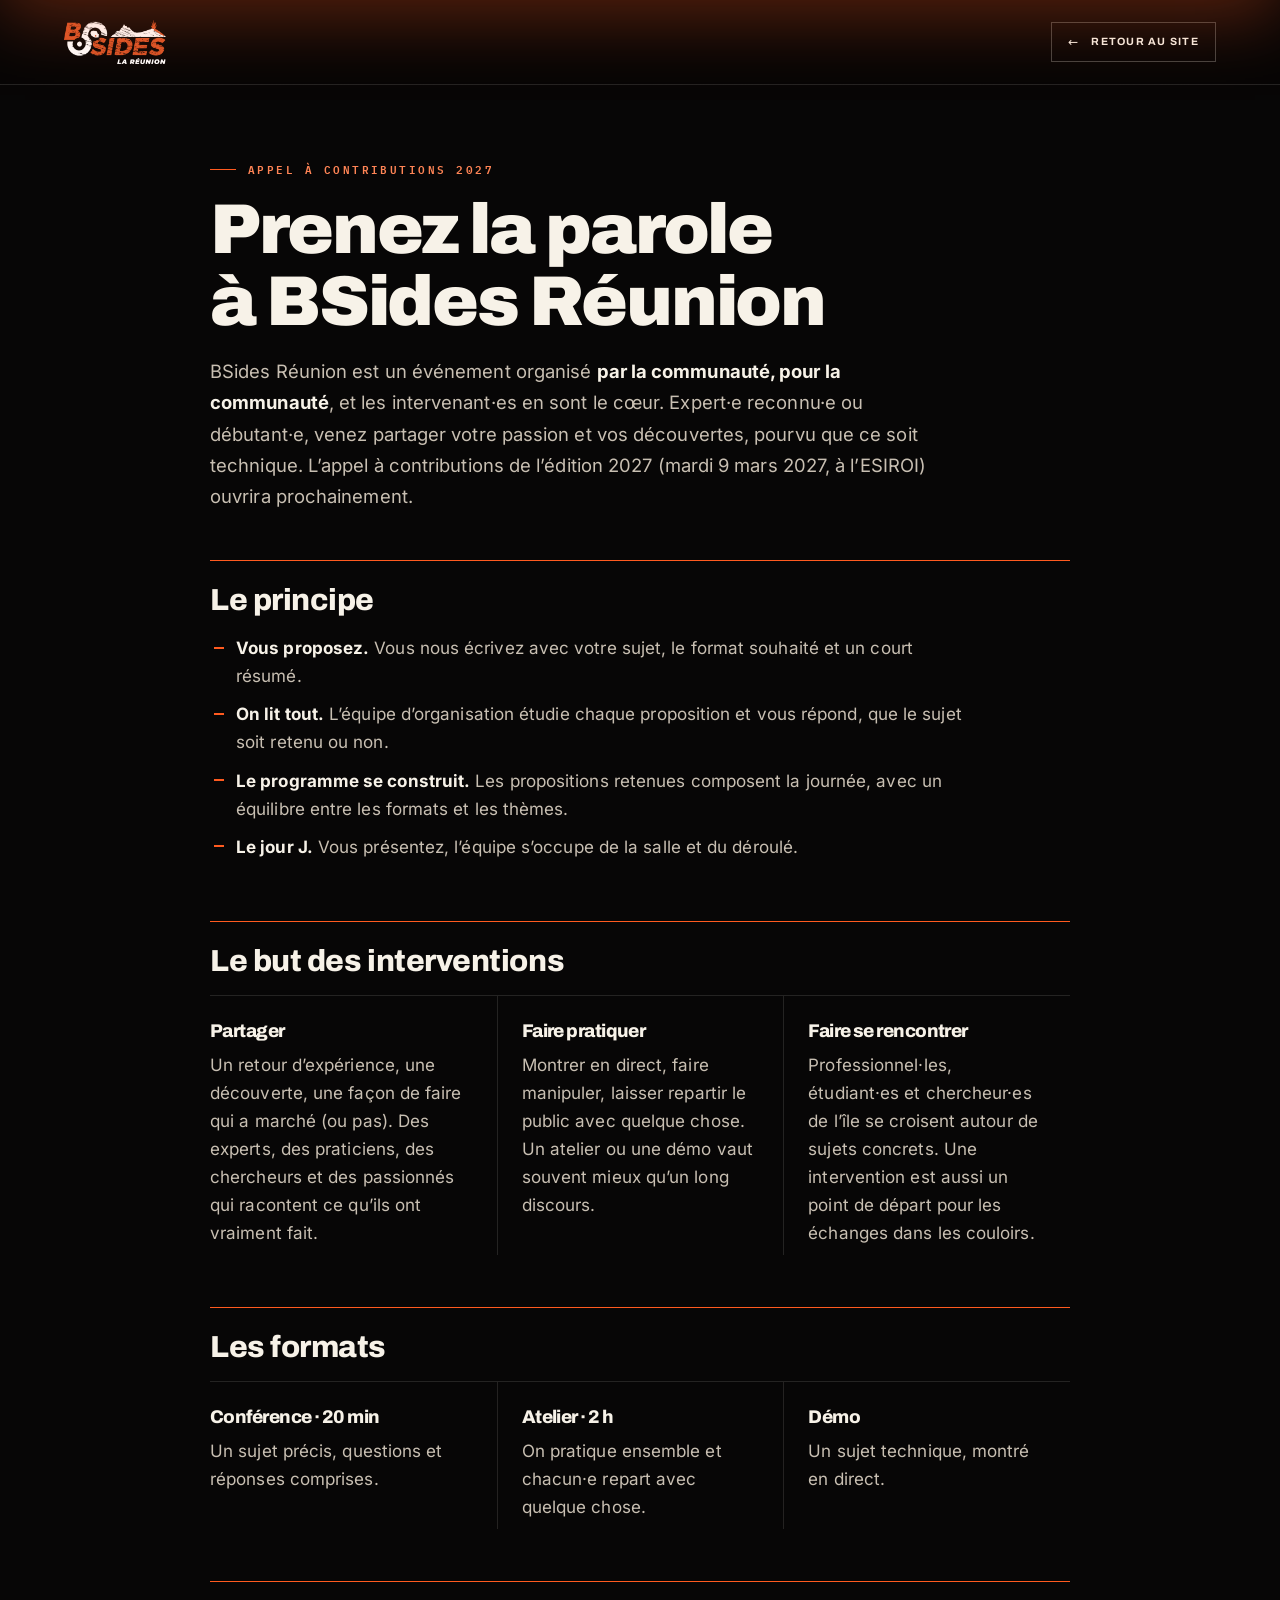
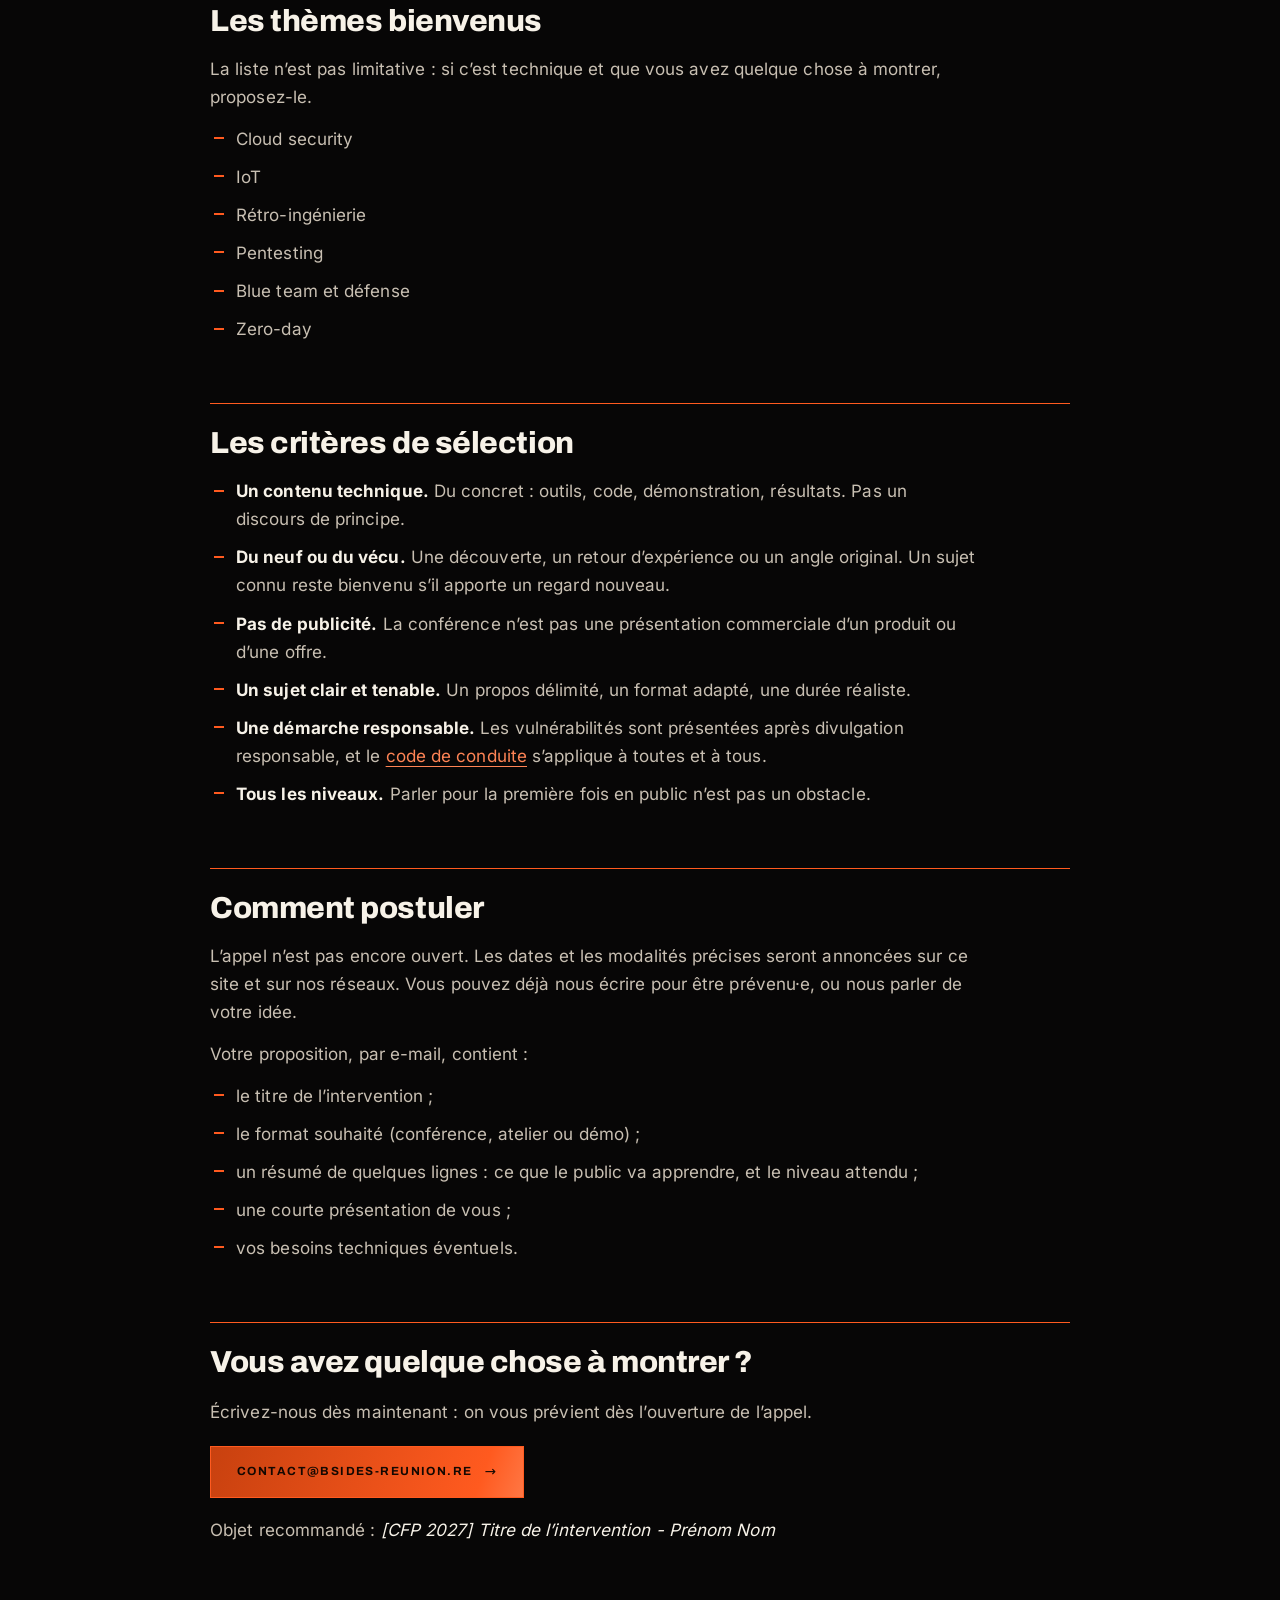
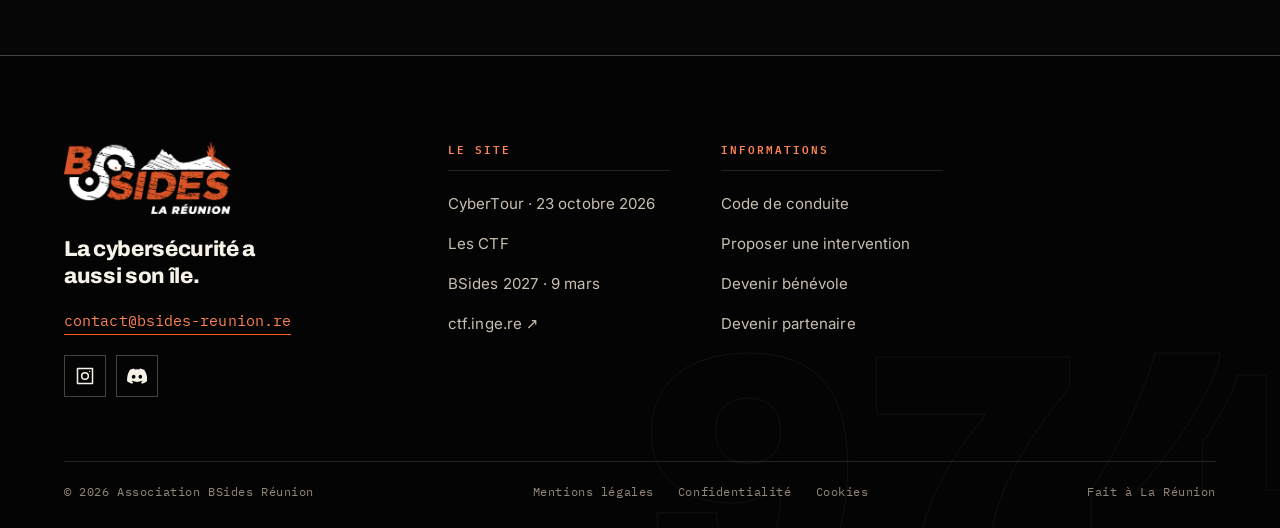
<file: appel-a-contributions.html>
<!DOCTYPE html>
<html lang="fr">
<head>
  <meta charset="UTF-8">
  <meta name="viewport" content="width=device-width, initial-scale=1">
  <title>Proposer une intervention · BSides Réunion</title>
  <meta name="description" content="Proposer une conférence, un atelier ou une démo à BSides Réunion 2027 : le principe, le but des interventions, les critères et comment postuler.">
  <link rel="canonical" href="https://bsides-reunion.re/appel-a-contributions.html">
  <meta name="robots" content="index, follow">
  <meta property="og:type" content="website">
  <meta property="og:site_name" content="BSides Réunion">
  <meta property="og:locale" content="fr_FR">
  <meta property="og:title" content="Proposer une intervention · BSides Réunion">
  <meta property="og:description" content="Proposer une conférence, un atelier ou une démo à BSides Réunion 2027 : le principe, le but des interventions, les critères et comment postuler.">
  <meta property="og:url" content="https://bsides-reunion.re/appel-a-contributions.html">
  <meta property="og:image" content="https://bsides-reunion.re/img/og.png">
  <meta property="og:image:width" content="1200">
  <meta property="og:image:height" content="630">
  <meta property="og:image:alt" content="BSides Réunion">
  <meta name="twitter:card" content="summary_large_image">
  <meta name="twitter:title" content="Proposer une intervention · BSides Réunion">
  <meta name="twitter:description" content="Proposer une conférence, un atelier ou une démo à BSides Réunion 2027 : le principe, le but des interventions, les critères et comment postuler.">
  <meta name="twitter:image" content="https://bsides-reunion.re/img/og.png">
  <meta name="twitter:image:alt" content="BSides Réunion">
  <meta name="theme-color" content="#070606">
  <meta name="color-scheme" content="dark">
  <link rel="icon" href="./logos/favicon.png" type="image/png">
  <link rel="apple-touch-icon" href="./logos/apple-touch-icon.png" sizes="180x180">
  <link rel="preload" href="./fonts/archivo-latin-800-normal.woff2" as="font" type="font/woff2" crossorigin>
  <link rel="stylesheet" href="./css/home.css">
  <link rel="stylesheet" href="./css/pages.css">
  <script>
    /* Intro volcanique une seule fois par session (onglet), sauf si mouvement réduit. */
    (function () {
      var d = document.documentElement;
      try {
        if (!window.matchMedia('(prefers-reduced-motion: reduce)').matches && !sessionStorage.getItem('bs-intro')) {
          d.classList.add('is-booting');
          sessionStorage.setItem('bs-intro', '1');
        }
      } catch (err) { d.classList.add('is-booting'); }
    })();
  </script>
</head>
<body class="page-body">
  <a class="skip" href="#main">Aller au contenu</a>

  <!-- ============ INTRO VOLCANIQUE (une fois par session) ============ -->
  <div class="boot" id="boot" aria-hidden="true">
    <div class="boot-heat" aria-hidden="true"></div>
    <div class="boot-embers" id="boot-embers" aria-hidden="true"></div>
    <div class="boot-core">
      <img class="boot-logo" src="./logos/bsides-blanc.png" width="480" height="207" alt="">
      <p class="boot-year">2027</p>
      <p class="boot-status"><span class="boot-word">La Fournaise se réveille</span><span class="boot-pct" id="boot-pct">00</span></p>
      <div class="boot-bar"><i id="boot-bar"></i></div>
    </div>
    <div class="boot-crack" aria-hidden="true"></div>
    <button class="boot-skip" id="boot-skip" type="button">Passer l’intro</button>
  </div>

  <header class="top is-scrolled" id="top">
    <div class="wrap top-in">
      <a class="brand" href="./index.html" aria-label="BSides La Réunion, retour au site">
        <img src="./logos/bsides-blanc.png" width="480" height="207" alt="BSides La Réunion">
      </a>
      <a class="btn btn-line btn-sm top-back" href="./index.html"><span class="bi"><span class="arr" aria-hidden="true">←</span> Retour au site</span></a>
    </div>
  </header>

  <main class="doc" id="main">
    <p class="eyebrow">Appel à contributions 2027</p>
    <h1>Prenez la parole à BSides Réunion</h1>
    <p class="lead">BSides Réunion est un événement organisé <strong>par la communauté, pour la communauté</strong>, et les intervenant·es en sont le cœur. Expert·e reconnu·e ou débutant·e, venez partager votre passion et vos découvertes, pourvu que ce soit technique. L’appel à contributions de l’édition 2027 (mardi 9 mars 2027, à l’ESIROI) ouvrira prochainement.</p>

    <div class="doc-body">
      <section>
        <h2>Le principe</h2>
        <ul>
          <li><strong>Vous proposez.</strong> Vous nous écrivez avec votre sujet, le format souhaité et un court résumé.</li>
          <li><strong>On lit tout.</strong> L’équipe d’organisation étudie chaque proposition et vous répond, que le sujet soit retenu ou non.</li>
          <li><strong>Le programme se construit.</strong> Les propositions retenues composent la journée, avec un équilibre entre les formats et les thèmes.</li>
          <li><strong>Le jour J.</strong> Vous présentez, l’équipe s’occupe de la salle et du déroulé.</li>
        </ul>
      </section>

      <section>
        <h2>Le but des interventions</h2>
        <div class="doc-grid">
          <article class="doc-card">
            <h3>Partager</h3>
            <p>Un retour d’expérience, une découverte, une façon de faire qui a marché (ou pas). Des experts, des praticiens, des chercheurs et des passionnés qui racontent ce qu’ils ont vraiment fait.</p>
          </article>
          <article class="doc-card">
            <h3>Faire pratiquer</h3>
            <p>Montrer en direct, faire manipuler, laisser repartir le public avec quelque chose. Un atelier ou une démo vaut souvent mieux qu’un long discours.</p>
          </article>
          <article class="doc-card">
            <h3>Faire se rencontrer</h3>
            <p>Professionnel·les, étudiant·es et chercheur·es de l’île se croisent autour de sujets concrets. Une intervention est aussi un point de départ pour les échanges dans les couloirs.</p>
          </article>
        </div>
      </section>

      <section>
        <h2>Les formats</h2>
        <div class="doc-grid">
          <article class="doc-card">
            <h3>Conférence · 20&nbsp;min</h3>
            <p>Un sujet précis, questions et réponses comprises.</p>
          </article>
          <article class="doc-card">
            <h3>Atelier · 2&nbsp;h</h3>
            <p>On pratique ensemble et chacun·e repart avec quelque chose.</p>
          </article>
          <article class="doc-card">
            <h3>Démo</h3>
            <p>Un sujet technique, montré en direct.</p>
          </article>
        </div>
      </section>

      <section>
        <h2>Les thèmes bienvenus</h2>
        <p>La liste n’est pas limitative : si c’est technique et que vous avez quelque chose à montrer, proposez-le.</p>
        <ul>
          <li>Cloud security</li>
          <li>IoT</li>
          <li>Rétro-ingénierie</li>
          <li>Pentesting</li>
          <li>Blue team et défense</li>
          <li>Zero-day</li>
        </ul>
      </section>

      <section>
        <h2>Les critères de sélection</h2>
        <ul>
          <li><strong>Un contenu technique.</strong> Du concret : outils, code, démonstration, résultats. Pas un discours de principe.</li>
          <li><strong>Du neuf ou du vécu.</strong> Une découverte, un retour d’expérience ou un angle original. Un sujet connu reste bienvenu s’il apporte un regard nouveau.</li>
          <li><strong>Pas de publicité.</strong> La conférence n’est pas une présentation commerciale d’un produit ou d’une offre.</li>
          <li><strong>Un sujet clair et tenable.</strong> Un propos délimité, un format adapté, une durée réaliste.</li>
          <li><strong>Une démarche responsable.</strong> Les vulnérabilités sont présentées après divulgation responsable, et le <a href="./code-de-conduite.html">code de conduite</a> s’applique à toutes et à tous.</li>
          <li><strong>Tous les niveaux.</strong> Parler pour la première fois en public n’est pas un obstacle.</li>
        </ul>
      </section>

      <section>
        <h2>Comment postuler</h2>
        <p>L’appel n’est pas encore ouvert. Les dates et les modalités précises seront annoncées sur ce site et sur nos réseaux. Vous pouvez déjà nous écrire pour être prévenu·e, ou nous parler de votre idée.</p>
        <p>Votre proposition, par e-mail, contient :</p>
        <ul>
          <li>le titre de l’intervention ;</li>
          <li>le format souhaité (conférence, atelier ou démo) ;</li>
          <li>un résumé de quelques lignes : ce que le public va apprendre, et le niveau attendu ;</li>
          <li>une courte présentation de vous ;</li>
          <li>vos besoins techniques éventuels.</li>
        </ul>
      </section>

      <section class="doc-card">
        <h2>Vous avez quelque chose à montrer&nbsp;?</h2>
        <p>Écrivez-nous dès maintenant : on vous prévient dès l’ouverture de l’appel.</p>
        <p><a class="btn btn-primary" href="mailto:contact@bsides-reunion.re?subject=%5BCFP%202027%5D%20Pr%C3%A9venez-moi%20de%20l%E2%80%99ouverture"><span class="bi">contact@bsides-reunion.re <span class="arr" aria-hidden="true">→</span></span></a></p>
        <p>Objet recommandé : <em>[CFP 2027] Titre de l’intervention - Prénom Nom</em></p>
      </section>
    </div>
  </main>

  <footer class="foot">
    <div class="wrap foot-grid">
      <div class="foot-brand">
        <a class="brand brand-foot" href="./index.html" aria-label="BSides La Réunion, retour au site">
          <img src="./logos/bsides-blanc.png" width="480" height="207" alt="BSides La Réunion">
        </a>
        <p class="foot-tag">La cybersécurité a aussi son île.</p>
        <a class="foot-mail" href="mailto:contact@bsides-reunion.re">contact@bsides-reunion.re</a>
        <ul class="socials">
          <li><a href="https://www.instagram.com/bsidesreunion/" target="_blank" rel="noopener" aria-label="Instagram de BSides Réunion"><svg viewBox="0 0 24 24" width="20" height="20" aria-hidden="true" fill="none" stroke="currentColor" stroke-width="1.8" stroke-linecap="round" stroke-linejoin="round"><rect x="3" y="3" width="18" height="18"/><circle cx="12" cy="12" r="4"/><circle cx="17.5" cy="6.5" r=".8" fill="currentColor" stroke="none"/></svg></a></li>
          <li><a href="https://discord.gg/W29jZfNpn" target="_blank" rel="noopener" aria-label="Discord de BSides Réunion"><svg viewBox="0 0 24 24" width="20" height="20" aria-hidden="true" fill="currentColor"><path d="M20.3 4.4a19.8 19.8 0 0 0-4.9-1.5l-.1 0c-.2.4-.4.9-.6 1.3a18.3 18.3 0 0 0-5.5 0c-.2-.4-.5-.9-.6-1.3a.1.1 0 0 0-.1 0A19.7 19.7 0 0 0 3.6 4.4a.1.1 0 0 0 0 0C.5 9 0 13.6.1 18.1a.1.1 0 0 0 .1.1 19.9 19.9 0 0 0 6 3 .1.1 0 0 0 .1 0c.5-.6.9-1.3 1.2-2a.1.1 0 0 0 0-.1 13 13 0 0 1-1.9-.9.1.1 0 0 1 0-.2l.4-.3a.1.1 0 0 1 .1 0c3.9 1.8 8.2 1.8 12 0a.1.1 0 0 1 .1 0l.4.3a.1.1 0 0 1 0 .2 12.3 12.3 0 0 1-1.9.9.1.1 0 0 0 0 .1c.4.7.8 1.4 1.2 2a.1.1 0 0 0 .1 0 19.8 19.8 0 0 0 6-3 .1.1 0 0 0 .1-.1c.5-5.2-.8-9.7-3.5-13.7a.1.1 0 0 0 0 0zM8 15.3c-1.2 0-2.2-1.1-2.2-2.4S6.7 10.4 8 10.4s2.2 1.1 2.2 2.5-1 2.4-2.2 2.4zm8 0c-1.2 0-2.2-1.1-2.2-2.4s1-2.5 2.2-2.5 2.2 1.1 2.2 2.5-1 2.4-2.2 2.4z"/></svg></a></li>
        </ul>
      </div>
      <nav class="foot-col" aria-label="Le site">
        <p class="foot-h">Le site</p>
        <ul>
          <li><a href="./index.html#cybertour">CyberTour · 23 octobre 2026</a></li>
          <li><a href="./index.html#ctf">Les CTF</a></li>
          <li><a href="./index.html#infos">BSides 2027 · 9 mars</a></li>
          <li><a href="https://ctf.inge.re" target="_blank" rel="noopener">ctf.inge.re <span aria-hidden="true">↗</span></a></li>
        </ul>
      </nav>
      <nav class="foot-col" aria-label="Informations">
        <p class="foot-h">Informations</p>
        <ul>
          <li><a href="./code-de-conduite.html">Code de conduite</a></li>
          <li><a href="./appel-a-contributions.html" aria-current="page">Proposer une intervention</a></li>
          <li><a href="./benevoles.html">Devenir bénévole</a></li>
          <li><a href="./partenaires.html">Devenir partenaire</a></li>
        </ul>
      </nav>
    </div>
    <div class="wrap foot-bottom">
      <p>© <span id="year">2026</span> Association BSides Réunion</p>
      <p class="foot-legal"><a href="./mentions-legales.html">Mentions légales</a><a href="./confidentialite.html">Confidentialité</a><a href="./cookies.html">Cookies</a></p>
      <p>Fait à La Réunion</p>
    </div>
  </footer>

  <script src="./js/pages.js" defer></script>
</body>
</html>
</file>
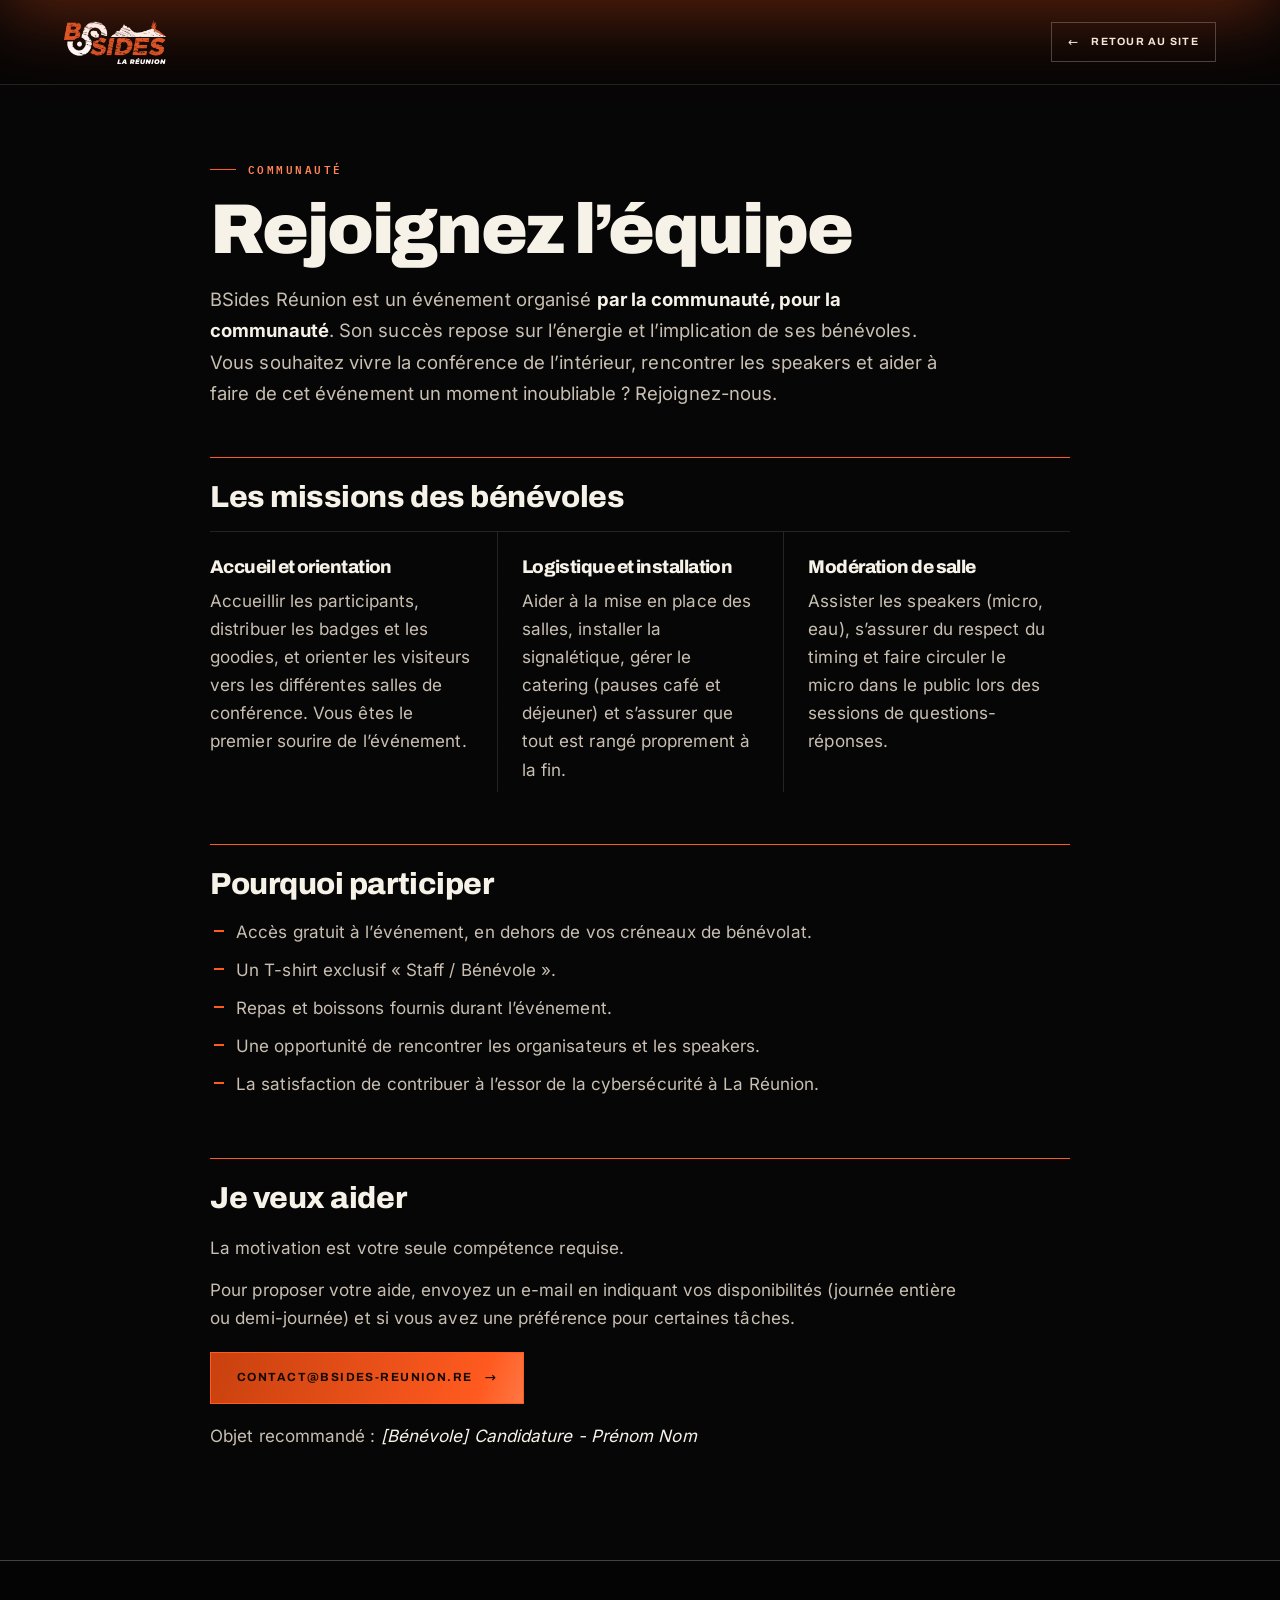
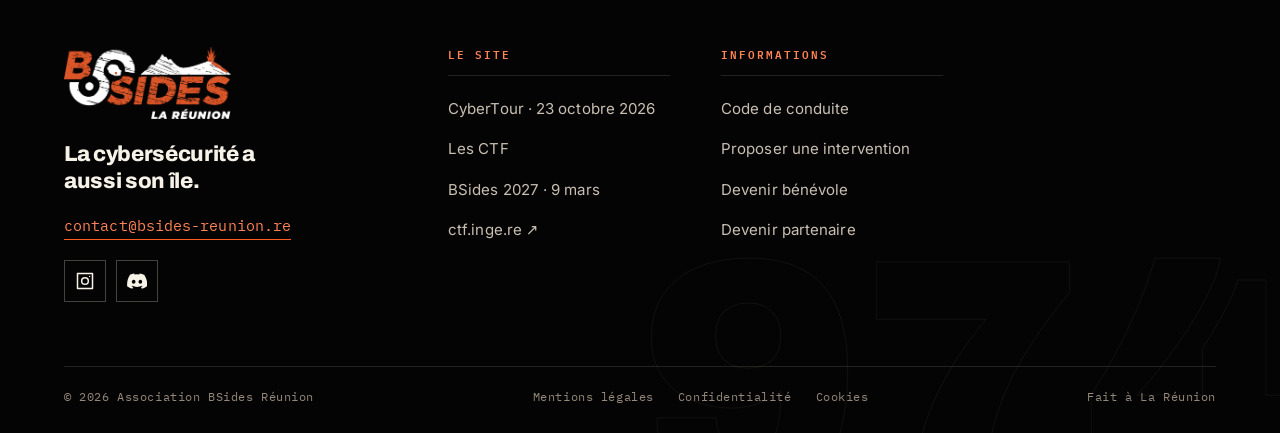
<file: benevoles.html>
<!DOCTYPE html>
<html lang="fr">
<head>
  <meta charset="UTF-8">
  <meta name="viewport" content="width=device-width, initial-scale=1">
  <title>Devenir bénévole · BSides Réunion</title>
  <meta name="description" content="Rejoindre l’équipe bénévole de BSides Réunion : missions, ce qui est fourni, et comment se proposer.">
  <link rel="canonical" href="https://bsides-reunion.re/benevoles.html">
  <meta name="robots" content="index, follow">
  <meta property="og:type" content="website">
  <meta property="og:site_name" content="BSides Réunion">
  <meta property="og:locale" content="fr_FR">
  <meta property="og:title" content="Devenir bénévole · BSides Réunion">
  <meta property="og:description" content="Rejoindre l’équipe bénévole de BSides Réunion : missions, ce qui est fourni, et comment se proposer.">
  <meta property="og:url" content="https://bsides-reunion.re/benevoles.html">
  <meta property="og:image" content="https://bsides-reunion.re/img/og.png">
  <meta property="og:image:width" content="1200">
  <meta property="og:image:height" content="630">
  <meta property="og:image:alt" content="BSides Réunion">
  <meta name="twitter:card" content="summary_large_image">
  <meta name="twitter:title" content="Devenir bénévole · BSides Réunion">
  <meta name="twitter:description" content="Rejoindre l’équipe bénévole de BSides Réunion : missions, ce qui est fourni, et comment se proposer.">
  <meta name="twitter:image" content="https://bsides-reunion.re/img/og.png">
  <meta name="twitter:image:alt" content="BSides Réunion">
  <meta name="theme-color" content="#070606">
  <meta name="color-scheme" content="dark">
  <link rel="icon" href="./logos/favicon.png" type="image/png">
  <link rel="apple-touch-icon" href="./logos/apple-touch-icon.png" sizes="180x180">
  <link rel="preload" href="./fonts/archivo-latin-800-normal.woff2" as="font" type="font/woff2" crossorigin>
  <link rel="stylesheet" href="./css/home.css">
  <link rel="stylesheet" href="./css/pages.css">
  <script>
    /* Intro volcanique une seule fois par session (onglet), sauf si mouvement réduit. */
    (function () {
      var d = document.documentElement;
      try {
        if (!window.matchMedia('(prefers-reduced-motion: reduce)').matches && !sessionStorage.getItem('bs-intro')) {
          d.classList.add('is-booting');
          sessionStorage.setItem('bs-intro', '1');
        }
      } catch (err) { d.classList.add('is-booting'); }
    })();
  </script>
</head>
<body class="page-body">
  <a class="skip" href="#main">Aller au contenu</a>

  <!-- ============ INTRO VOLCANIQUE (une fois par session) ============ -->
  <div class="boot" id="boot" aria-hidden="true">
    <div class="boot-heat" aria-hidden="true"></div>
    <div class="boot-embers" id="boot-embers" aria-hidden="true"></div>
    <div class="boot-core">
      <img class="boot-logo" src="./logos/bsides-blanc.png" width="480" height="207" alt="">
      <p class="boot-year">2027</p>
      <p class="boot-status"><span class="boot-word">La Fournaise se réveille</span><span class="boot-pct" id="boot-pct">00</span></p>
      <div class="boot-bar"><i id="boot-bar"></i></div>
    </div>
    <div class="boot-crack" aria-hidden="true"></div>
    <button class="boot-skip" id="boot-skip" type="button">Passer l’intro</button>
  </div>

  <header class="top is-scrolled" id="top">
    <div class="wrap top-in">
      <a class="brand" href="./index.html" aria-label="BSides La Réunion, retour au site">
        <img src="./logos/bsides-blanc.png" width="480" height="207" alt="BSides La Réunion">
      </a>
      <a class="btn btn-line btn-sm top-back" href="./index.html"><span class="bi"><span class="arr" aria-hidden="true">←</span> Retour au site</span></a>
    </div>
  </header>
  <main class="doc" id="main">
    <p class="eyebrow">Communauté</p>
    <h1>Rejoignez l’équipe</h1>
    <p class="lead">BSides Réunion est un événement organisé <strong>par la communauté, pour la communauté</strong>. Son succès repose sur l’énergie et l’implication de ses bénévoles. Vous souhaitez vivre la conférence de l’intérieur, rencontrer les speakers et aider à faire de cet événement un moment inoubliable ? Rejoignez-nous.</p>
    <div class="doc-body">
      <section>
        <h2>Les missions des bénévoles</h2>
        <div class="doc-grid">
          <article class="doc-card">
            <h3>Accueil et orientation</h3>
            <p>Accueillir les participants, distribuer les badges et les goodies, et orienter les visiteurs vers les différentes salles de conférence. Vous êtes le premier sourire de l’événement.</p>
          </article>
          <article class="doc-card">
            <h3>Logistique et installation</h3>
            <p>Aider à la mise en place des salles, installer la signalétique, gérer le catering (pauses café et déjeuner) et s’assurer que tout est rangé proprement à la fin.</p>
          </article>
          <article class="doc-card">
            <h3>Modération de salle</h3>
            <p>Assister les speakers (micro, eau), s’assurer du respect du timing et faire circuler le micro dans le public lors des sessions de questions-réponses.</p>
          </article>
        </div>
      </section>
      <section>
        <h2>Pourquoi participer</h2>
        <ul>
          <li>Accès gratuit à l’événement, en dehors de vos créneaux de bénévolat.</li>
          <li>Un T-shirt exclusif « Staff / Bénévole ».</li>
          <li>Repas et boissons fournis durant l’événement.</li>
          <li>Une opportunité de rencontrer les organisateurs et les speakers.</li>
          <li>La satisfaction de contribuer à l’essor de la cybersécurité à La Réunion.</li>
        </ul>
      </section>
      <section class="doc-card">
        <h2>Je veux aider</h2>
        <p>La motivation est votre seule compétence requise.</p>
        <p>Pour proposer votre aide, envoyez un e-mail en indiquant vos disponibilités (journée entière ou demi-journée) et si vous avez une préférence pour certaines tâches.</p>
        <p><a class="btn btn-primary" href="mailto:contact@bsides-reunion.re?subject=Candidature%20B%C3%A9n%C3%A9vole%20BSides"><span class="bi">contact@bsides-reunion.re <span class="arr" aria-hidden="true">→</span></span></a></p>
        <p>Objet recommandé : <em>[Bénévole] Candidature - Prénom Nom</em></p>
      </section>
    </div>
  </main>

  <footer class="foot">
    <div class="wrap foot-grid">
      <div class="foot-brand">
        <a class="brand brand-foot" href="./index.html" aria-label="BSides La Réunion, retour au site">
          <img src="./logos/bsides-blanc.png" width="480" height="207" alt="BSides La Réunion">
        </a>
        <p class="foot-tag">La cybersécurité a aussi son île.</p>
        <a class="foot-mail" href="mailto:contact@bsides-reunion.re">contact@bsides-reunion.re</a>
        <ul class="socials">
          <li><a href="https://www.instagram.com/bsidesreunion/" target="_blank" rel="noopener" aria-label="Instagram de BSides Réunion"><svg viewBox="0 0 24 24" width="20" height="20" aria-hidden="true" fill="none" stroke="currentColor" stroke-width="1.8" stroke-linecap="round" stroke-linejoin="round"><rect x="3" y="3" width="18" height="18"/><circle cx="12" cy="12" r="4"/><circle cx="17.5" cy="6.5" r=".8" fill="currentColor" stroke="none"/></svg></a></li>
          <li><a href="https://discord.gg/W29jZfNpn" target="_blank" rel="noopener" aria-label="Discord de BSides Réunion"><svg viewBox="0 0 24 24" width="20" height="20" aria-hidden="true" fill="currentColor"><path d="M20.3 4.4a19.8 19.8 0 0 0-4.9-1.5l-.1 0c-.2.4-.4.9-.6 1.3a18.3 18.3 0 0 0-5.5 0c-.2-.4-.5-.9-.6-1.3a.1.1 0 0 0-.1 0A19.7 19.7 0 0 0 3.6 4.4a.1.1 0 0 0 0 0C.5 9 0 13.6.1 18.1a.1.1 0 0 0 .1.1 19.9 19.9 0 0 0 6 3 .1.1 0 0 0 .1 0c.5-.6.9-1.3 1.2-2a.1.1 0 0 0 0-.1 13 13 0 0 1-1.9-.9.1.1 0 0 1 0-.2l.4-.3a.1.1 0 0 1 .1 0c3.9 1.8 8.2 1.8 12 0a.1.1 0 0 1 .1 0l.4.3a.1.1 0 0 1 0 .2 12.3 12.3 0 0 1-1.9.9.1.1 0 0 0 0 .1c.4.7.8 1.4 1.2 2a.1.1 0 0 0 .1 0 19.8 19.8 0 0 0 6-3 .1.1 0 0 0 .1-.1c.5-5.2-.8-9.7-3.5-13.7a.1.1 0 0 0 0 0zM8 15.3c-1.2 0-2.2-1.1-2.2-2.4S6.7 10.4 8 10.4s2.2 1.1 2.2 2.5-1 2.4-2.2 2.4zm8 0c-1.2 0-2.2-1.1-2.2-2.4s1-2.5 2.2-2.5 2.2 1.1 2.2 2.5-1 2.4-2.2 2.4z"/></svg></a></li>
        </ul>
      </div>
      <nav class="foot-col" aria-label="Le site">
        <p class="foot-h">Le site</p>
        <ul>
          <li><a href="./index.html#cybertour">CyberTour · 23 octobre 2026</a></li>
          <li><a href="./index.html#ctf">Les CTF</a></li>
          <li><a href="./index.html#infos">BSides 2027 · 9 mars</a></li>
          <li><a href="https://ctf.inge.re" target="_blank" rel="noopener">ctf.inge.re <span aria-hidden="true">↗</span></a></li>
        </ul>
      </nav>
      <nav class="foot-col" aria-label="Informations">
        <p class="foot-h">Informations</p>
        <ul>
          <li><a href="./code-de-conduite.html">Code de conduite</a></li>
          <li><a href="./appel-a-contributions.html">Proposer une intervention</a></li>
          <li><a href="./benevoles.html" aria-current="page">Devenir bénévole</a></li>
          <li><a href="./partenaires.html">Devenir partenaire</a></li>
        </ul>
      </nav>
    </div>
    <div class="wrap foot-bottom">
      <p>© <span id="year">2026</span> Association BSides Réunion</p>
      <p class="foot-legal"><a href="./mentions-legales.html">Mentions légales</a><a href="./confidentialite.html">Confidentialité</a><a href="./cookies.html">Cookies</a></p>
      <p>Fait à La Réunion</p>
    </div>
  </footer>

  <script src="./js/pages.js" defer></script>
</body>
</html>
</file>
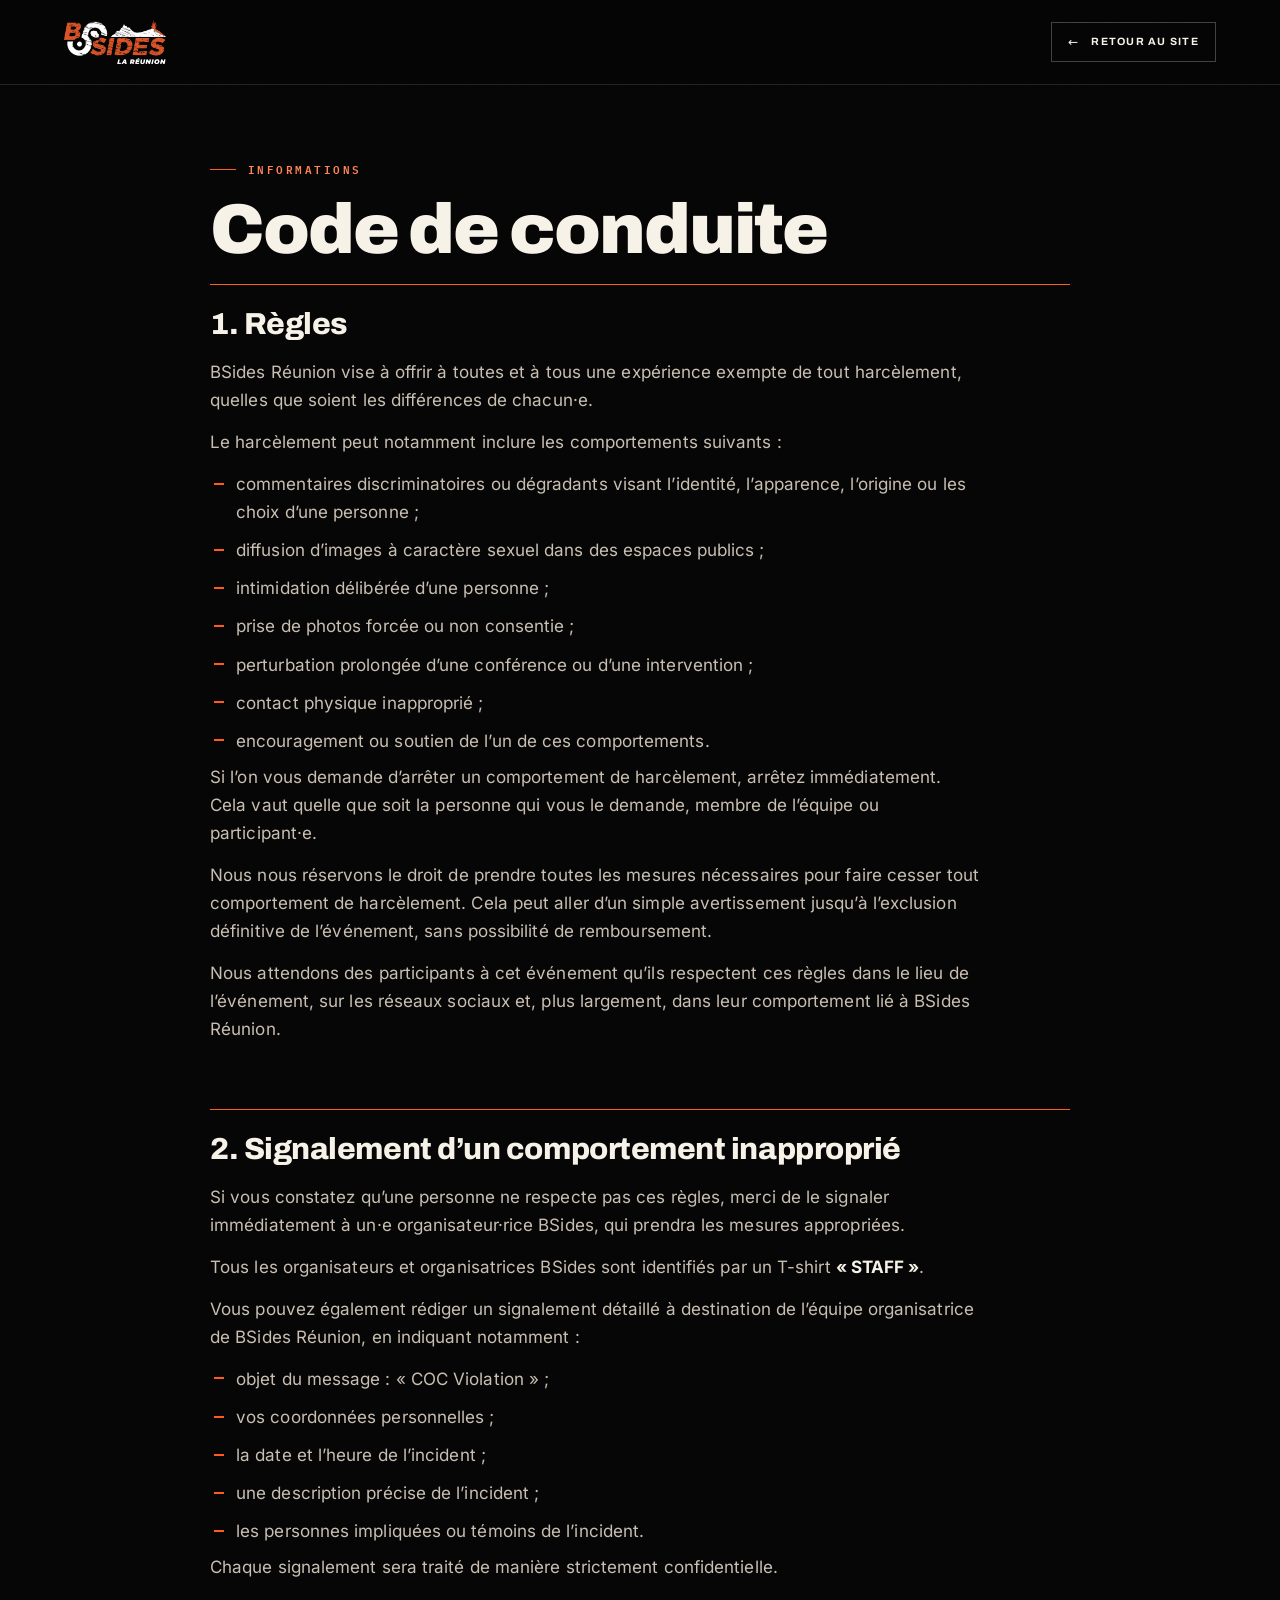
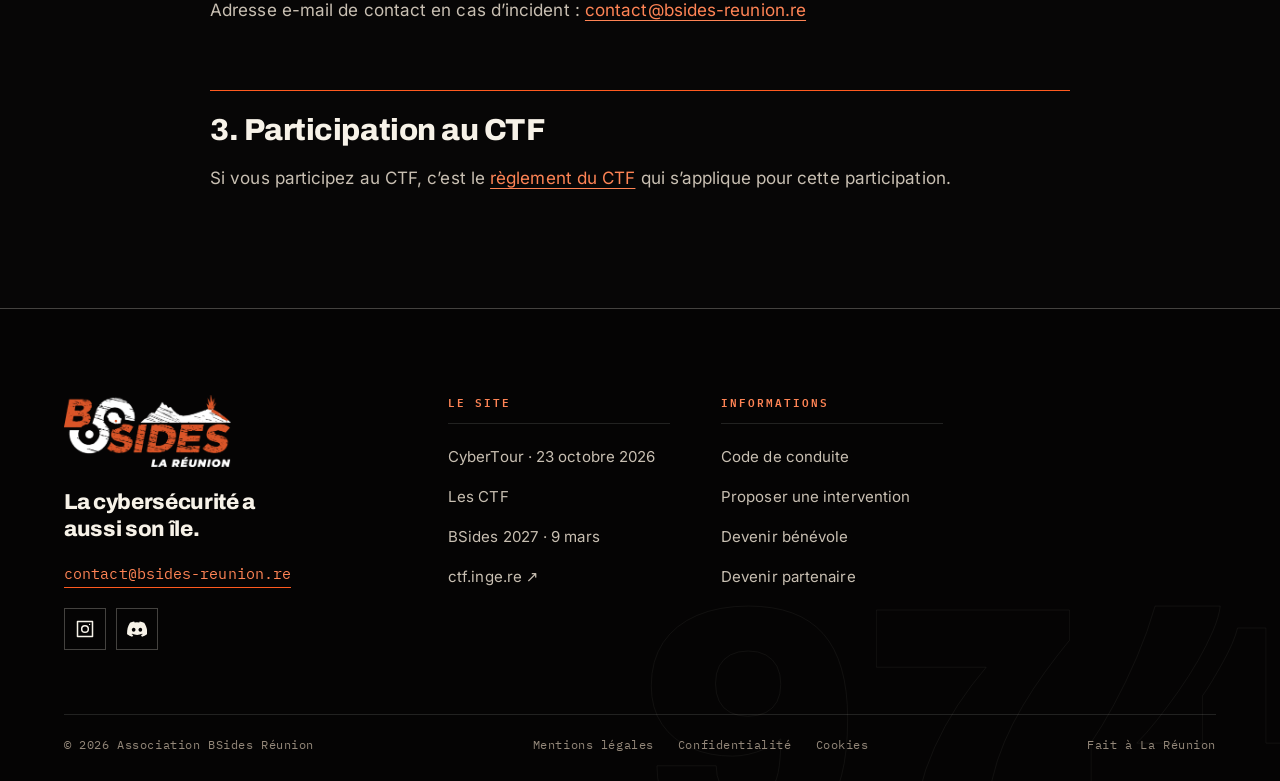
<file: code-de-conduite.html>
<!DOCTYPE html>
<html lang="fr">
<head>
  <meta charset="UTF-8">
  <meta name="viewport" content="width=device-width, initial-scale=1">
  <title>Code de conduite · BSides Réunion</title>
  <meta name="description" content="Code de conduite de BSides Réunion : règles de l’événement et façon de signaler un comportement inapproprié.">
  <link rel="canonical" href="https://bsides-reunion.re/code-de-conduite.html">
  <meta name="robots" content="index, follow">
  <meta property="og:type" content="website">
  <meta property="og:site_name" content="BSides Réunion">
  <meta property="og:locale" content="fr_FR">
  <meta property="og:title" content="Code de conduite · BSides Réunion">
  <meta property="og:description" content="Code de conduite de BSides Réunion : règles de l’événement et façon de signaler un comportement inapproprié.">
  <meta property="og:url" content="https://bsides-reunion.re/code-de-conduite.html">
  <meta property="og:image" content="https://bsides-reunion.re/img/og.png">
  <meta property="og:image:width" content="1200">
  <meta property="og:image:height" content="630">
  <meta property="og:image:alt" content="BSides Réunion">
  <meta name="twitter:card" content="summary_large_image">
  <meta name="twitter:title" content="Code de conduite · BSides Réunion">
  <meta name="twitter:description" content="Code de conduite de BSides Réunion : règles de l’événement et façon de signaler un comportement inapproprié.">
  <meta name="twitter:image" content="https://bsides-reunion.re/img/og.png">
  <meta name="twitter:image:alt" content="BSides Réunion">
  <meta name="theme-color" content="#070606">
  <meta name="color-scheme" content="dark">
  <link rel="icon" href="./logos/favicon.png" type="image/png">
  <link rel="apple-touch-icon" href="./logos/apple-touch-icon.png" sizes="180x180">
  <link rel="preload" href="./fonts/archivo-latin-800-normal.woff2" as="font" type="font/woff2" crossorigin>
  <link rel="stylesheet" href="./css/home.css">
  <link rel="stylesheet" href="./css/pages.css">
</head>
<body class="page-body">
  <a class="skip" href="#main">Aller au contenu</a>

  <header class="top is-scrolled" id="top">
    <div class="wrap top-in">
      <a class="brand" href="./index.html" aria-label="BSides La Réunion, retour au site">
        <img src="./logos/bsides-blanc.png" width="480" height="207" alt="BSides La Réunion">
      </a>
      <a class="btn btn-line btn-sm top-back" href="./index.html"><span class="bi"><span class="arr" aria-hidden="true">←</span> Retour au site</span></a>
    </div>
  </header>
  <main class="doc" id="main">
    <p class="eyebrow">Informations</p>
    <h1>Code de conduite</h1>
    <div class="doc-body">
      <section>
        <h2>1. Règles</h2>
        <p>BSides Réunion vise à offrir à toutes et à tous une expérience exempte de tout harcèlement, quelles que soient les différences de chacun·e.</p>
        <p>Le harcèlement peut notamment inclure les comportements suivants :</p>
        <ul>
          <li>commentaires discriminatoires ou dégradants visant l’identité, l’apparence, l’origine ou les choix d’une personne ;</li>
          <li>diffusion d’images à caractère sexuel dans des espaces publics ;</li>
          <li>intimidation délibérée d’une personne ;</li>
          <li>prise de photos forcée ou non consentie ;</li>
          <li>perturbation prolongée d’une conférence ou d’une intervention ;</li>
          <li>contact physique inapproprié ;</li>
          <li>encouragement ou soutien de l’un de ces comportements.</li>
        </ul>
        <p>Si l’on vous demande d’arrêter un comportement de harcèlement, arrêtez immédiatement. Cela vaut quelle que soit la personne qui vous le demande, membre de l’équipe ou participant·e.</p>
        <p>Nous nous réservons le droit de prendre toutes les mesures nécessaires pour faire cesser tout comportement de harcèlement. Cela peut aller d’un simple avertissement jusqu’à l’exclusion définitive de l’événement, sans possibilité de remboursement.</p>
        <p>Nous attendons des participants à cet événement qu’ils respectent ces règles dans le lieu de l’événement, sur les réseaux sociaux et, plus largement, dans leur comportement lié à BSides Réunion.</p>
      </section>
      <section>
        <h2>2. Signalement d’un comportement inapproprié</h2>
        <p>Si vous constatez qu’une personne ne respecte pas ces règles, merci de le signaler immédiatement à un·e organisateur·rice BSides, qui prendra les mesures appropriées.</p>
        <p>Tous les organisateurs et organisatrices BSides sont identifiés par un T-shirt <strong>« STAFF »</strong>.</p>
        <p>Vous pouvez également rédiger un signalement détaillé à destination de l’équipe organisatrice de BSides Réunion, en indiquant notamment :</p>
        <ul>
          <li>objet du message : « COC Violation » ;</li>
          <li>vos coordonnées personnelles ;</li>
          <li>la date et l’heure de l’incident ;</li>
          <li>une description précise de l’incident ;</li>
          <li>les personnes impliquées ou témoins de l’incident.</li>
        </ul>
        <p>Chaque signalement sera traité de manière strictement confidentielle.</p>
        <p>Adresse e-mail de contact en cas d’incident : <a href="mailto:contact@bsides-reunion.re?subject=COC%20Violation">contact@bsides-reunion.re</a></p>
      </section>
      <section>
        <h2>3. Participation au CTF</h2>
        <p>Si vous participez au CTF, c’est le <a href="https://ctf.inge.re/tos" target="_blank" rel="noopener">règlement du CTF</a> qui s’applique pour cette participation.</p>
      </section>
    </div>
  </main>

  <footer class="foot">
    <div class="wrap foot-grid">
      <div class="foot-brand">
        <a class="brand brand-foot" href="./index.html" aria-label="BSides La Réunion, retour au site">
          <img src="./logos/bsides-blanc.png" width="480" height="207" alt="BSides La Réunion">
        </a>
        <p class="foot-tag">La cybersécurité a aussi son île.</p>
        <a class="foot-mail" href="mailto:contact@bsides-reunion.re">contact@bsides-reunion.re</a>
        <ul class="socials">
          <li><a href="https://www.instagram.com/bsidesreunion/" target="_blank" rel="noopener" aria-label="Instagram de BSides Réunion"><svg viewBox="0 0 24 24" width="20" height="20" aria-hidden="true" fill="none" stroke="currentColor" stroke-width="1.8" stroke-linecap="round" stroke-linejoin="round"><rect x="3" y="3" width="18" height="18"/><circle cx="12" cy="12" r="4"/><circle cx="17.5" cy="6.5" r=".8" fill="currentColor" stroke="none"/></svg></a></li>
          <li><a href="https://discord.gg/W29jZfNpn" target="_blank" rel="noopener" aria-label="Discord de BSides Réunion"><svg viewBox="0 0 24 24" width="20" height="20" aria-hidden="true" fill="currentColor"><path d="M20.3 4.4a19.8 19.8 0 0 0-4.9-1.5l-.1 0c-.2.4-.4.9-.6 1.3a18.3 18.3 0 0 0-5.5 0c-.2-.4-.5-.9-.6-1.3a.1.1 0 0 0-.1 0A19.7 19.7 0 0 0 3.6 4.4a.1.1 0 0 0 0 0C.5 9 0 13.6.1 18.1a.1.1 0 0 0 .1.1 19.9 19.9 0 0 0 6 3 .1.1 0 0 0 .1 0c.5-.6.9-1.3 1.2-2a.1.1 0 0 0 0-.1 13 13 0 0 1-1.9-.9.1.1 0 0 1 0-.2l.4-.3a.1.1 0 0 1 .1 0c3.9 1.8 8.2 1.8 12 0a.1.1 0 0 1 .1 0l.4.3a.1.1 0 0 1 0 .2 12.3 12.3 0 0 1-1.9.9.1.1 0 0 0 0 .1c.4.7.8 1.4 1.2 2a.1.1 0 0 0 .1 0 19.8 19.8 0 0 0 6-3 .1.1 0 0 0 .1-.1c.5-5.2-.8-9.7-3.5-13.7a.1.1 0 0 0 0 0zM8 15.3c-1.2 0-2.2-1.1-2.2-2.4S6.7 10.4 8 10.4s2.2 1.1 2.2 2.5-1 2.4-2.2 2.4zm8 0c-1.2 0-2.2-1.1-2.2-2.4s1-2.5 2.2-2.5 2.2 1.1 2.2 2.5-1 2.4-2.2 2.4z"/></svg></a></li>
        </ul>
      </div>
      <nav class="foot-col" aria-label="Le site">
        <p class="foot-h">Le site</p>
        <ul>
          <li><a href="./index.html#cybertour">CyberTour · 23 octobre 2026</a></li>
          <li><a href="./index.html#ctf">Les CTF</a></li>
          <li><a href="./index.html#infos">BSides 2027 · 9 mars</a></li>
          <li><a href="https://ctf.inge.re" target="_blank" rel="noopener">ctf.inge.re <span aria-hidden="true">↗</span></a></li>
        </ul>
      </nav>
      <nav class="foot-col" aria-label="Informations">
        <p class="foot-h">Informations</p>
        <ul>
          <li><a href="./code-de-conduite.html" aria-current="page">Code de conduite</a></li>
          <li><a href="./appel-a-contributions.html">Proposer une intervention</a></li>
          <li><a href="./benevoles.html">Devenir bénévole</a></li>
          <li><a href="./partenaires.html">Devenir partenaire</a></li>
        </ul>
      </nav>
    </div>
    <div class="wrap foot-bottom">
      <p>© <span id="year">2026</span> Association BSides Réunion</p>
      <p class="foot-legal"><a href="./mentions-legales.html">Mentions légales</a><a href="./confidentialite.html">Confidentialité</a><a href="./cookies.html">Cookies</a></p>
      <p>Fait à La Réunion</p>
    </div>
  </footer>

  <script src="./js/pages.js" defer></script>
</body>
</html>
</file>
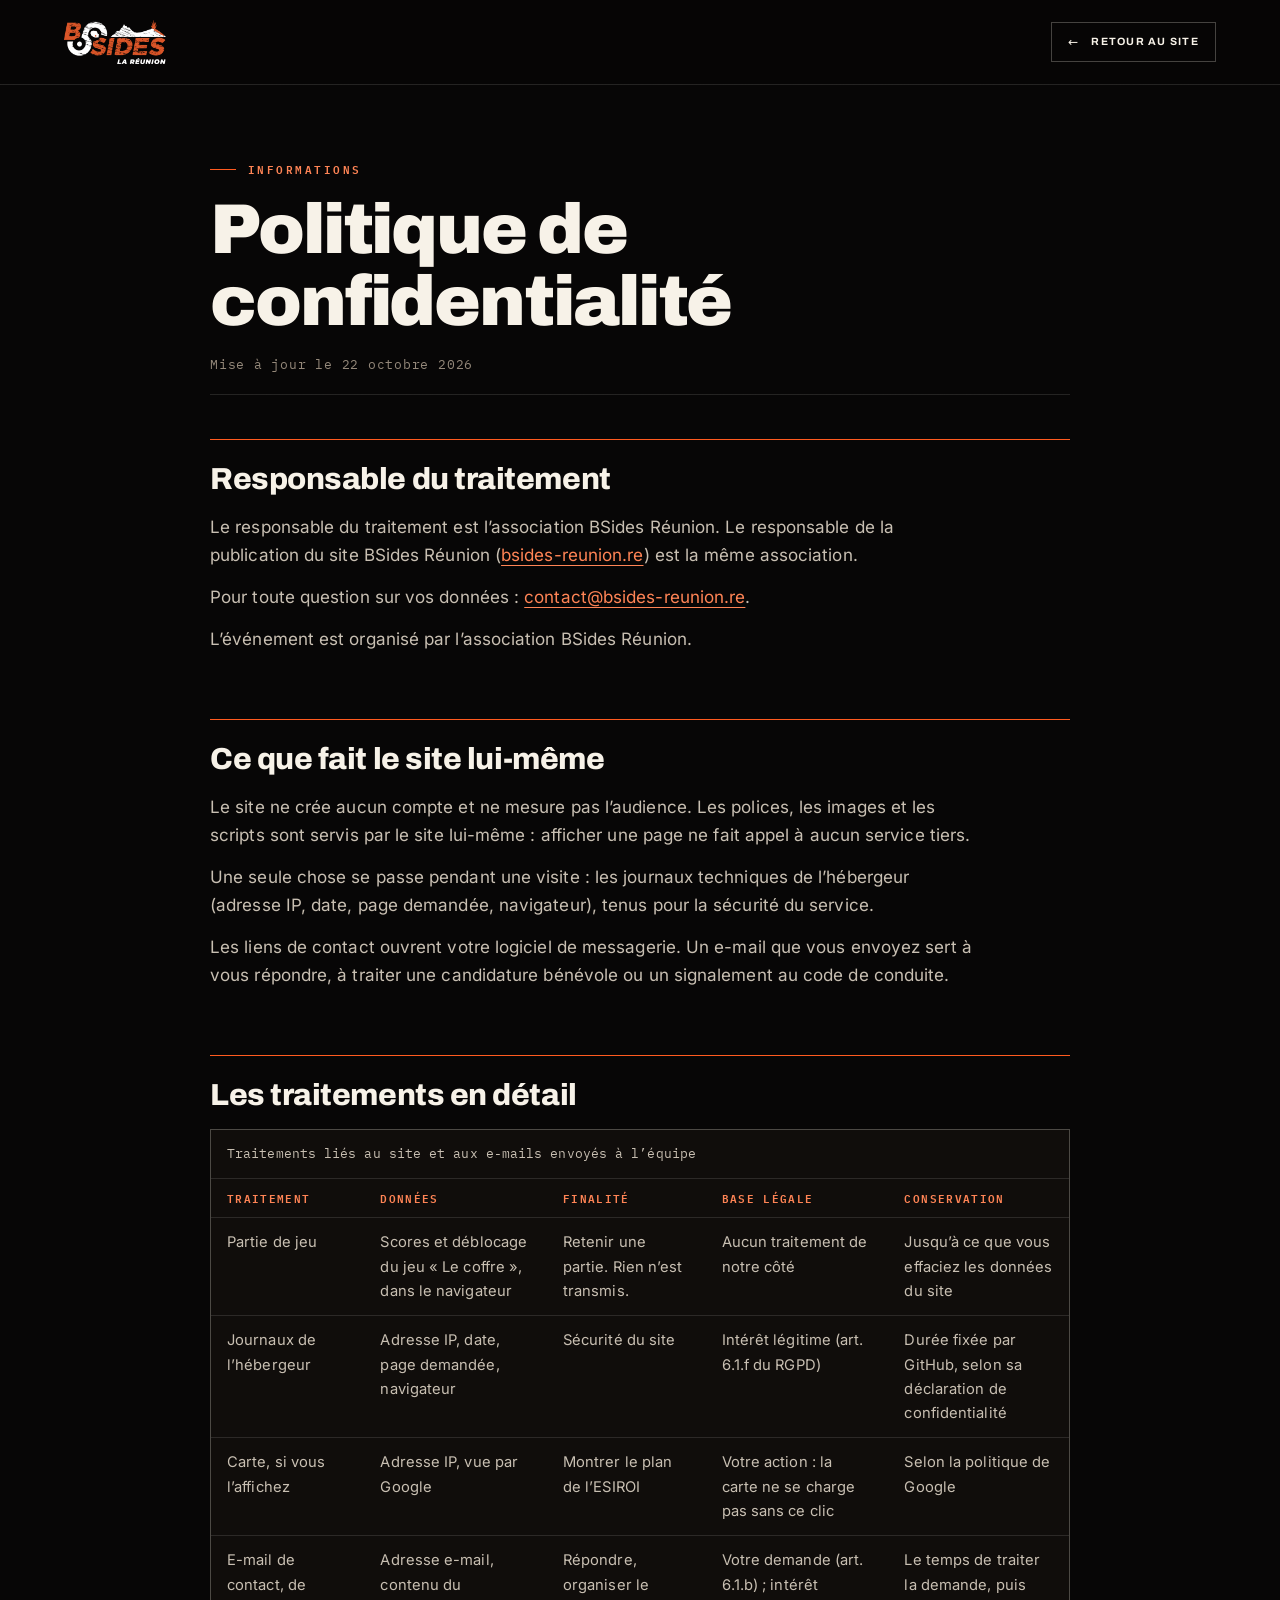
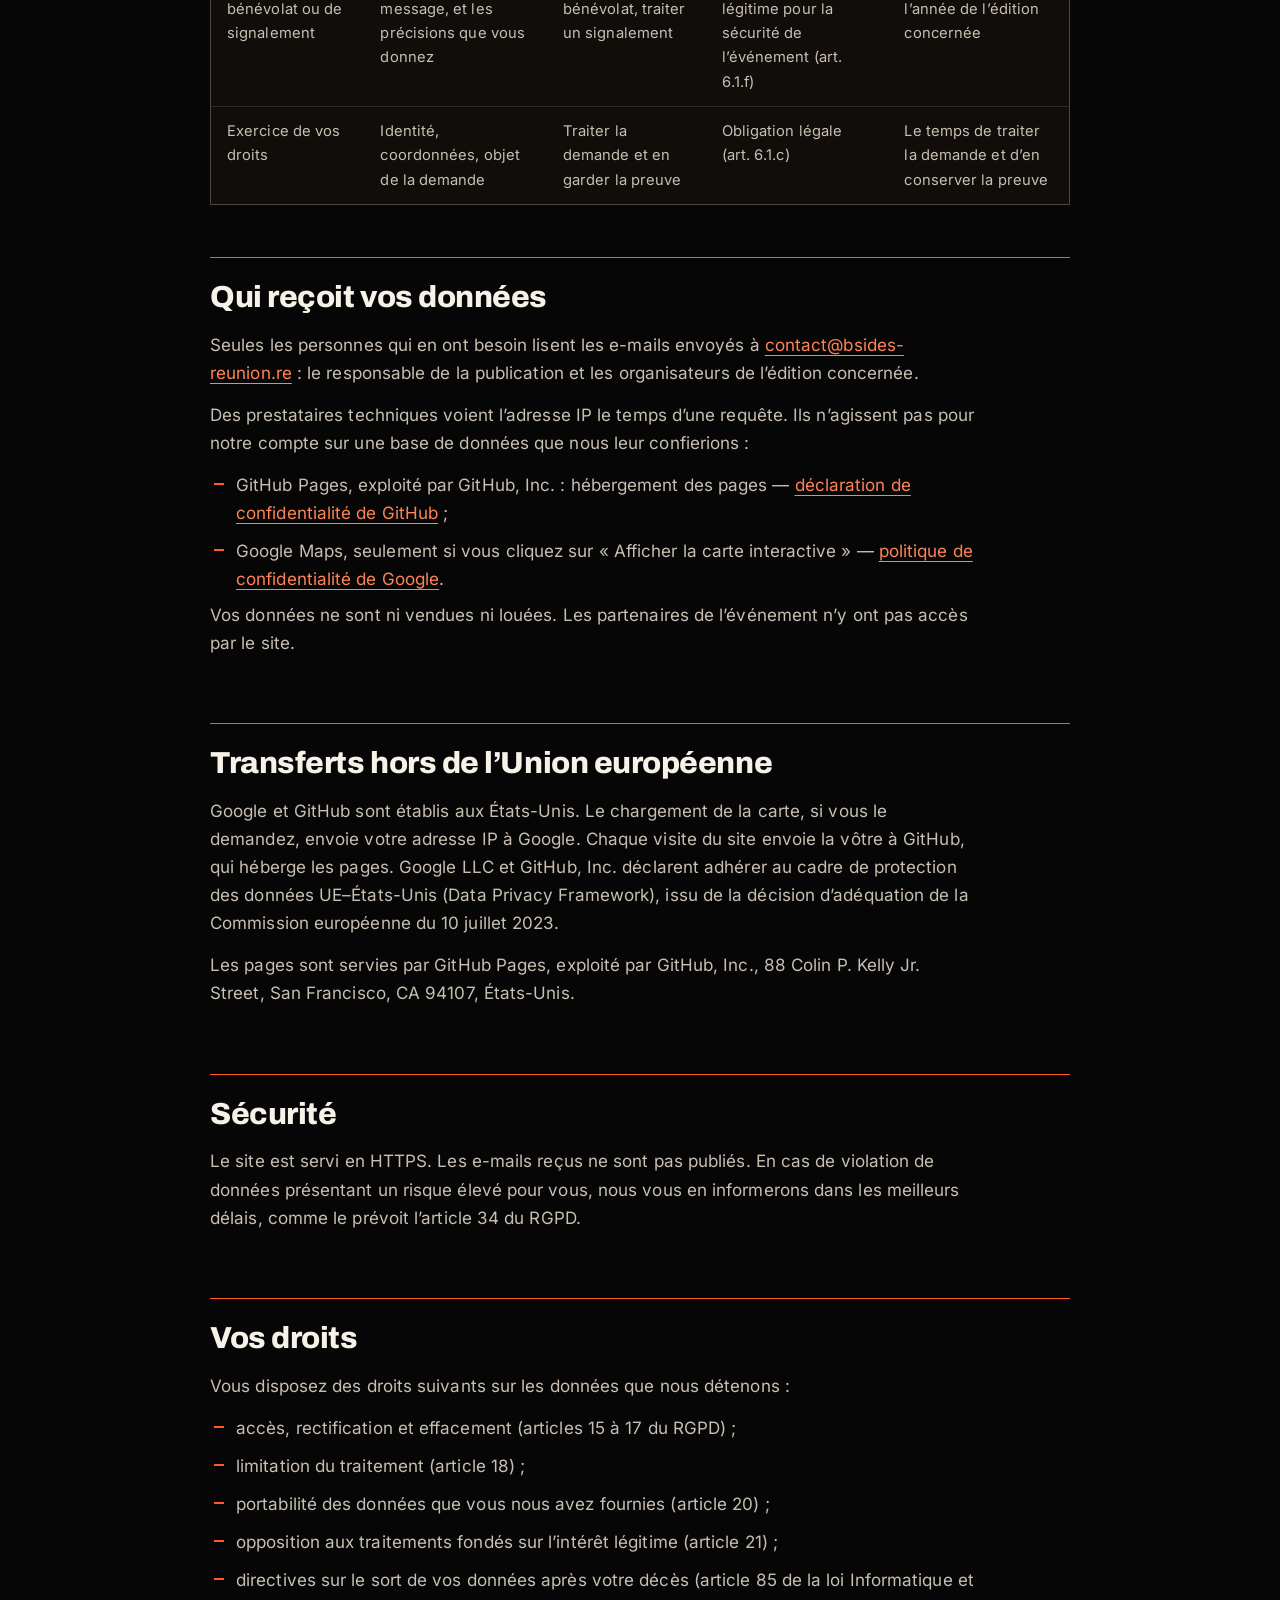
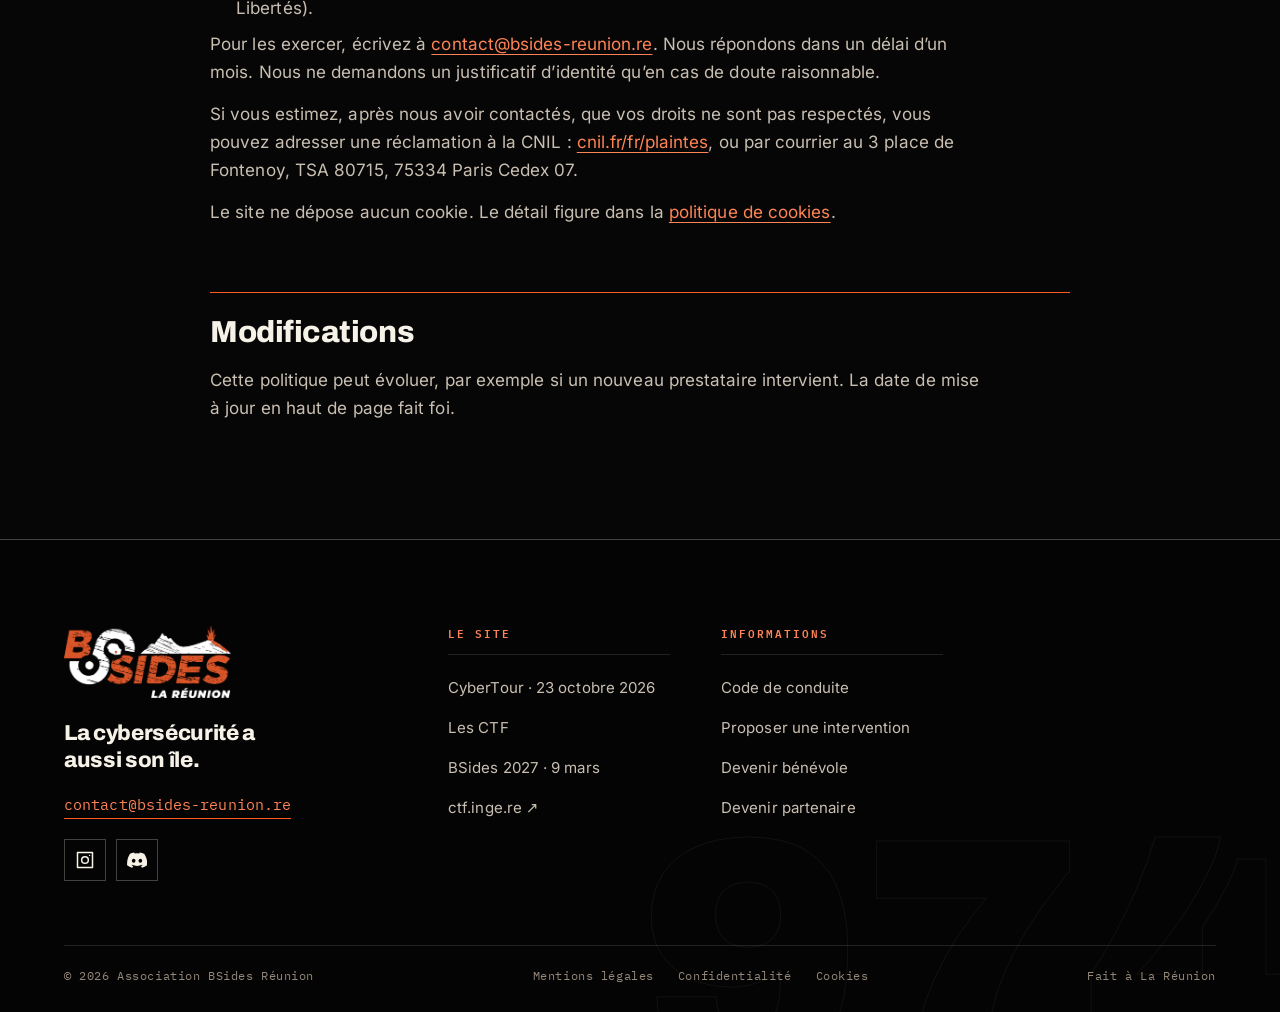
<file: confidentialite.html>
<!DOCTYPE html>
<html lang="fr">
<head>
  <meta charset="UTF-8">
  <meta name="viewport" content="width=device-width, initial-scale=1">
  <title>Politique de confidentialité · BSides Réunion</title>
  <meta name="description" content="Politique de confidentialité du site BSides Réunion : responsable du traitement, données collectées, destinataires et droits.">
  <link rel="canonical" href="https://bsides-reunion.re/confidentialite.html">
  <meta name="robots" content="index, follow">
  <meta property="og:type" content="website">
  <meta property="og:site_name" content="BSides Réunion">
  <meta property="og:locale" content="fr_FR">
  <meta property="og:title" content="Politique de confidentialité · BSides Réunion">
  <meta property="og:description" content="Politique de confidentialité du site BSides Réunion : responsable du traitement, données collectées, destinataires et droits.">
  <meta property="og:url" content="https://bsides-reunion.re/confidentialite.html">
  <meta property="og:image" content="https://bsides-reunion.re/img/og.png">
  <meta property="og:image:width" content="1200">
  <meta property="og:image:height" content="630">
  <meta property="og:image:alt" content="BSides Réunion">
  <meta name="twitter:card" content="summary_large_image">
  <meta name="twitter:title" content="Politique de confidentialité · BSides Réunion">
  <meta name="twitter:description" content="Politique de confidentialité du site BSides Réunion : responsable du traitement, données collectées, destinataires et droits.">
  <meta name="twitter:image" content="https://bsides-reunion.re/img/og.png">
  <meta name="twitter:image:alt" content="BSides Réunion">
  <meta name="theme-color" content="#070606">
  <meta name="color-scheme" content="dark">
  <link rel="icon" href="./logos/favicon.png" type="image/png">
  <link rel="apple-touch-icon" href="./logos/apple-touch-icon.png" sizes="180x180">
  <link rel="preload" href="./fonts/archivo-latin-800-normal.woff2" as="font" type="font/woff2" crossorigin>
  <link rel="stylesheet" href="./css/home.css">
  <link rel="stylesheet" href="./css/pages.css">
</head>
<body class="page-body">
  <a class="skip" href="#main">Aller au contenu</a>

  <header class="top is-scrolled" id="top">
    <div class="wrap top-in">
      <a class="brand" href="./index.html" aria-label="BSides La Réunion, retour au site">
        <img src="./logos/bsides-blanc.png" width="480" height="207" alt="BSides La Réunion">
      </a>
      <a class="btn btn-line btn-sm top-back" href="./index.html"><span class="bi"><span class="arr" aria-hidden="true">←</span> Retour au site</span></a>
    </div>
  </header>
  <main class="doc" id="main">
    <p class="eyebrow">Informations</p>
    <h1>Politique de confidentialité</h1>
    <p class="doc-meta">Mise à jour le 22 octobre 2026</p>
    <div class="doc-body">
      <section>
        <h2>Responsable du traitement</h2>
        <p>Le responsable du traitement est l’association BSides Réunion. Le responsable de la publication du site BSides Réunion (<a href="https://bsides-reunion.re">bsides-reunion.re</a>) est la même association.</p>
        <p>Pour toute question sur vos données : <a href="mailto:contact@bsides-reunion.re">contact@bsides-reunion.re</a>.</p>
        <p>L’événement est organisé par l’association BSides Réunion.</p>
      </section>
      <section>
        <h2>Ce que fait le site lui-même</h2>
        <p>Le site ne crée aucun compte et ne mesure pas l’audience. Les polices, les images et les scripts sont servis par le site lui-même : afficher une page ne fait appel à aucun service tiers.</p>
        <p>Une seule chose se passe pendant une visite : les journaux techniques de l’hébergeur (adresse IP, date, page demandée, navigateur), tenus pour la sécurité du service.</p>
        <p>Les liens de contact ouvrent votre logiciel de messagerie. Un e-mail que vous envoyez sert à vous répondre, à traiter une candidature bénévole ou un signalement au code de conduite.</p>
      </section>
      <section>
        <h2>Les traitements en détail</h2>
        <div class="table-wrap" tabindex="0" role="region" aria-label="Tableau, défilement horizontal possible">
          <table>
            <caption>Traitements liés au site et aux e-mails envoyés à l’équipe</caption>
            <thead>
              <tr>
                <th scope="col">Traitement</th>
                <th scope="col">Données</th>
                <th scope="col">Finalité</th>
                <th scope="col">Base légale</th>
                <th scope="col">Conservation</th>
              </tr>
            </thead>
            <tbody>
              <tr>
                <td>Partie de jeu</td>
                <td>Scores et déblocage du jeu « Le coffre », dans le navigateur</td>
                <td>Retenir une partie. Rien n’est transmis.</td>
                <td>Aucun traitement de notre côté</td>
                <td>Jusqu’à ce que vous effaciez les données du site</td>
              </tr>
              <tr>
                <td>Journaux de l’hébergeur</td>
                <td>Adresse IP, date, page demandée, navigateur</td>
                <td>Sécurité du site</td>
                <td>Intérêt légitime (art. 6.1.f du RGPD)</td>
                <td>Durée fixée par GitHub, selon sa déclaration de confidentialité</td>
              </tr>
              <tr>
                <td>Carte, si vous l’affichez</td>
                <td>Adresse IP, vue par Google</td>
                <td>Montrer le plan de l’ESIROI</td>
                <td>Votre action : la carte ne se charge pas sans ce clic</td>
                <td>Selon la politique de Google</td>
              </tr>
              <tr>
                <td>E-mail de contact, de bénévolat ou de signalement</td>
                <td>Adresse e-mail, contenu du message, et les précisions que vous donnez</td>
                <td>Répondre, organiser le bénévolat, traiter un signalement</td>
                <td>Votre demande (art. 6.1.b) ; intérêt légitime pour la sécurité de l’événement (art. 6.1.f)</td>
                <td>Le temps de traiter la demande, puis l’année de l’édition concernée</td>
              </tr>
              <tr>
                <td>Exercice de vos droits</td>
                <td>Identité, coordonnées, objet de la demande</td>
                <td>Traiter la demande et en garder la preuve</td>
                <td>Obligation légale (art. 6.1.c)</td>
                <td>Le temps de traiter la demande et d’en conserver la preuve</td>
              </tr>
            </tbody>
          </table>
        </div>
      </section>
      <section>
        <h2>Qui reçoit vos données</h2>
        <p>Seules les personnes qui en ont besoin lisent les e-mails envoyés à <a href="mailto:contact@bsides-reunion.re">contact@bsides-reunion.re</a> : le responsable de la publication et les organisateurs de l’édition concernée.</p>
        <p>Des prestataires techniques voient l’adresse IP le temps d’une requête. Ils n’agissent pas pour notre compte sur une base de données que nous leur confierions :</p>
        <ul>
          <li>GitHub Pages, exploité par GitHub, Inc. : hébergement des pages — <a href="https://docs.github.com/fr/site-policy/privacy-policies/github-general-privacy-statement">déclaration de confidentialité de GitHub</a> ;</li>
          <li>Google Maps, seulement si vous cliquez sur « Afficher la carte interactive » — <a href="https://policies.google.com/privacy">politique de confidentialité de Google</a>.</li>
        </ul>
        <p>Vos données ne sont ni vendues ni louées. Les partenaires de l’événement n’y ont pas accès par le site.</p>
      </section>
      <section>
        <h2>Transferts hors de l’Union européenne</h2>
        <p>Google et GitHub sont établis aux États-Unis. Le chargement de la carte, si vous le demandez, envoie votre adresse IP à Google. Chaque visite du site envoie la vôtre à GitHub, qui héberge les pages. Google LLC et GitHub, Inc. déclarent adhérer au cadre de protection des données UE–États-Unis (Data Privacy Framework), issu de la décision d’adéquation de la Commission européenne du 10 juillet 2023.</p>
        <p>Les pages sont servies par GitHub Pages, exploité par GitHub, Inc., 88 Colin P. Kelly Jr. Street, San Francisco, CA 94107, États-Unis.</p>
      </section>
      <section>
        <h2>Sécurité</h2>
        <p>Le site est servi en HTTPS. Les e-mails reçus ne sont pas publiés. En cas de violation de données présentant un risque élevé pour vous, nous vous en informerons dans les meilleurs délais, comme le prévoit l’article 34 du RGPD.</p>
      </section>
      <section>
        <h2>Vos droits</h2>
        <p>Vous disposez des droits suivants sur les données que nous détenons :</p>
        <ul>
          <li>accès, rectification et effacement (articles 15 à 17 du RGPD) ;</li>
          <li>limitation du traitement (article 18) ;</li>
          <li>portabilité des données que vous nous avez fournies (article 20) ;</li>
          <li>opposition aux traitements fondés sur l’intérêt légitime (article 21) ;</li>
          <li>directives sur le sort de vos données après votre décès (article 85 de la loi Informatique et Libertés).</li>
        </ul>
        <p>Pour les exercer, écrivez à <a href="mailto:contact@bsides-reunion.re">contact@bsides-reunion.re</a>. Nous répondons dans un délai d’un mois. Nous ne demandons un justificatif d’identité qu’en cas de doute raisonnable.</p>
        <p>Si vous estimez, après nous avoir contactés, que vos droits ne sont pas respectés, vous pouvez adresser une réclamation à la CNIL : <a href="https://www.cnil.fr/fr/plaintes">cnil.fr/fr/plaintes</a>, ou par courrier au 3 place de Fontenoy, TSA 80715, 75334 Paris Cedex 07.</p>
        <p>Le site ne dépose aucun cookie. Le détail figure dans la <a href="./cookies.html">politique de cookies</a>.</p>
      </section>
      <section>
        <h2>Modifications</h2>
        <p>Cette politique peut évoluer, par exemple si un nouveau prestataire intervient. La date de mise à jour en haut de page fait foi.</p>
      </section>
    </div>
  </main>

  <footer class="foot">
    <div class="wrap foot-grid">
      <div class="foot-brand">
        <a class="brand brand-foot" href="./index.html" aria-label="BSides La Réunion, retour au site">
          <img src="./logos/bsides-blanc.png" width="480" height="207" alt="BSides La Réunion">
        </a>
        <p class="foot-tag">La cybersécurité a aussi son île.</p>
        <a class="foot-mail" href="mailto:contact@bsides-reunion.re">contact@bsides-reunion.re</a>
        <ul class="socials">
          <li><a href="https://www.instagram.com/bsidesreunion/" target="_blank" rel="noopener" aria-label="Instagram de BSides Réunion"><svg viewBox="0 0 24 24" width="20" height="20" aria-hidden="true" fill="none" stroke="currentColor" stroke-width="1.8" stroke-linecap="round" stroke-linejoin="round"><rect x="3" y="3" width="18" height="18"/><circle cx="12" cy="12" r="4"/><circle cx="17.5" cy="6.5" r=".8" fill="currentColor" stroke="none"/></svg></a></li>
          <li><a href="https://discord.gg/W29jZfNpn" target="_blank" rel="noopener" aria-label="Discord de BSides Réunion"><svg viewBox="0 0 24 24" width="20" height="20" aria-hidden="true" fill="currentColor"><path d="M20.3 4.4a19.8 19.8 0 0 0-4.9-1.5l-.1 0c-.2.4-.4.9-.6 1.3a18.3 18.3 0 0 0-5.5 0c-.2-.4-.5-.9-.6-1.3a.1.1 0 0 0-.1 0A19.7 19.7 0 0 0 3.6 4.4a.1.1 0 0 0 0 0C.5 9 0 13.6.1 18.1a.1.1 0 0 0 .1.1 19.9 19.9 0 0 0 6 3 .1.1 0 0 0 .1 0c.5-.6.9-1.3 1.2-2a.1.1 0 0 0 0-.1 13 13 0 0 1-1.9-.9.1.1 0 0 1 0-.2l.4-.3a.1.1 0 0 1 .1 0c3.9 1.8 8.2 1.8 12 0a.1.1 0 0 1 .1 0l.4.3a.1.1 0 0 1 0 .2 12.3 12.3 0 0 1-1.9.9.1.1 0 0 0 0 .1c.4.7.8 1.4 1.2 2a.1.1 0 0 0 .1 0 19.8 19.8 0 0 0 6-3 .1.1 0 0 0 .1-.1c.5-5.2-.8-9.7-3.5-13.7a.1.1 0 0 0 0 0zM8 15.3c-1.2 0-2.2-1.1-2.2-2.4S6.7 10.4 8 10.4s2.2 1.1 2.2 2.5-1 2.4-2.2 2.4zm8 0c-1.2 0-2.2-1.1-2.2-2.4s1-2.5 2.2-2.5 2.2 1.1 2.2 2.5-1 2.4-2.2 2.4z"/></svg></a></li>
        </ul>
      </div>
      <nav class="foot-col" aria-label="Le site">
        <p class="foot-h">Le site</p>
        <ul>
          <li><a href="./index.html#cybertour">CyberTour · 23 octobre 2026</a></li>
          <li><a href="./index.html#ctf">Les CTF</a></li>
          <li><a href="./index.html#infos">BSides 2027 · 9 mars</a></li>
          <li><a href="https://ctf.inge.re" target="_blank" rel="noopener">ctf.inge.re <span aria-hidden="true">↗</span></a></li>
        </ul>
      </nav>
      <nav class="foot-col" aria-label="Informations">
        <p class="foot-h">Informations</p>
        <ul>
          <li><a href="./code-de-conduite.html">Code de conduite</a></li>
          <li><a href="./appel-a-contributions.html">Proposer une intervention</a></li>
          <li><a href="./benevoles.html">Devenir bénévole</a></li>
          <li><a href="./partenaires.html">Devenir partenaire</a></li>
        </ul>
      </nav>
    </div>
    <div class="wrap foot-bottom">
      <p>© <span id="year">2026</span> Association BSides Réunion</p>
      <p class="foot-legal"><a href="./mentions-legales.html">Mentions légales</a><a href="./confidentialite.html" aria-current="page">Confidentialité</a><a href="./cookies.html">Cookies</a></p>
      <p>Fait à La Réunion</p>
    </div>
  </footer>

  <script src="./js/pages.js" defer></script>
</body>
</html>
</file>
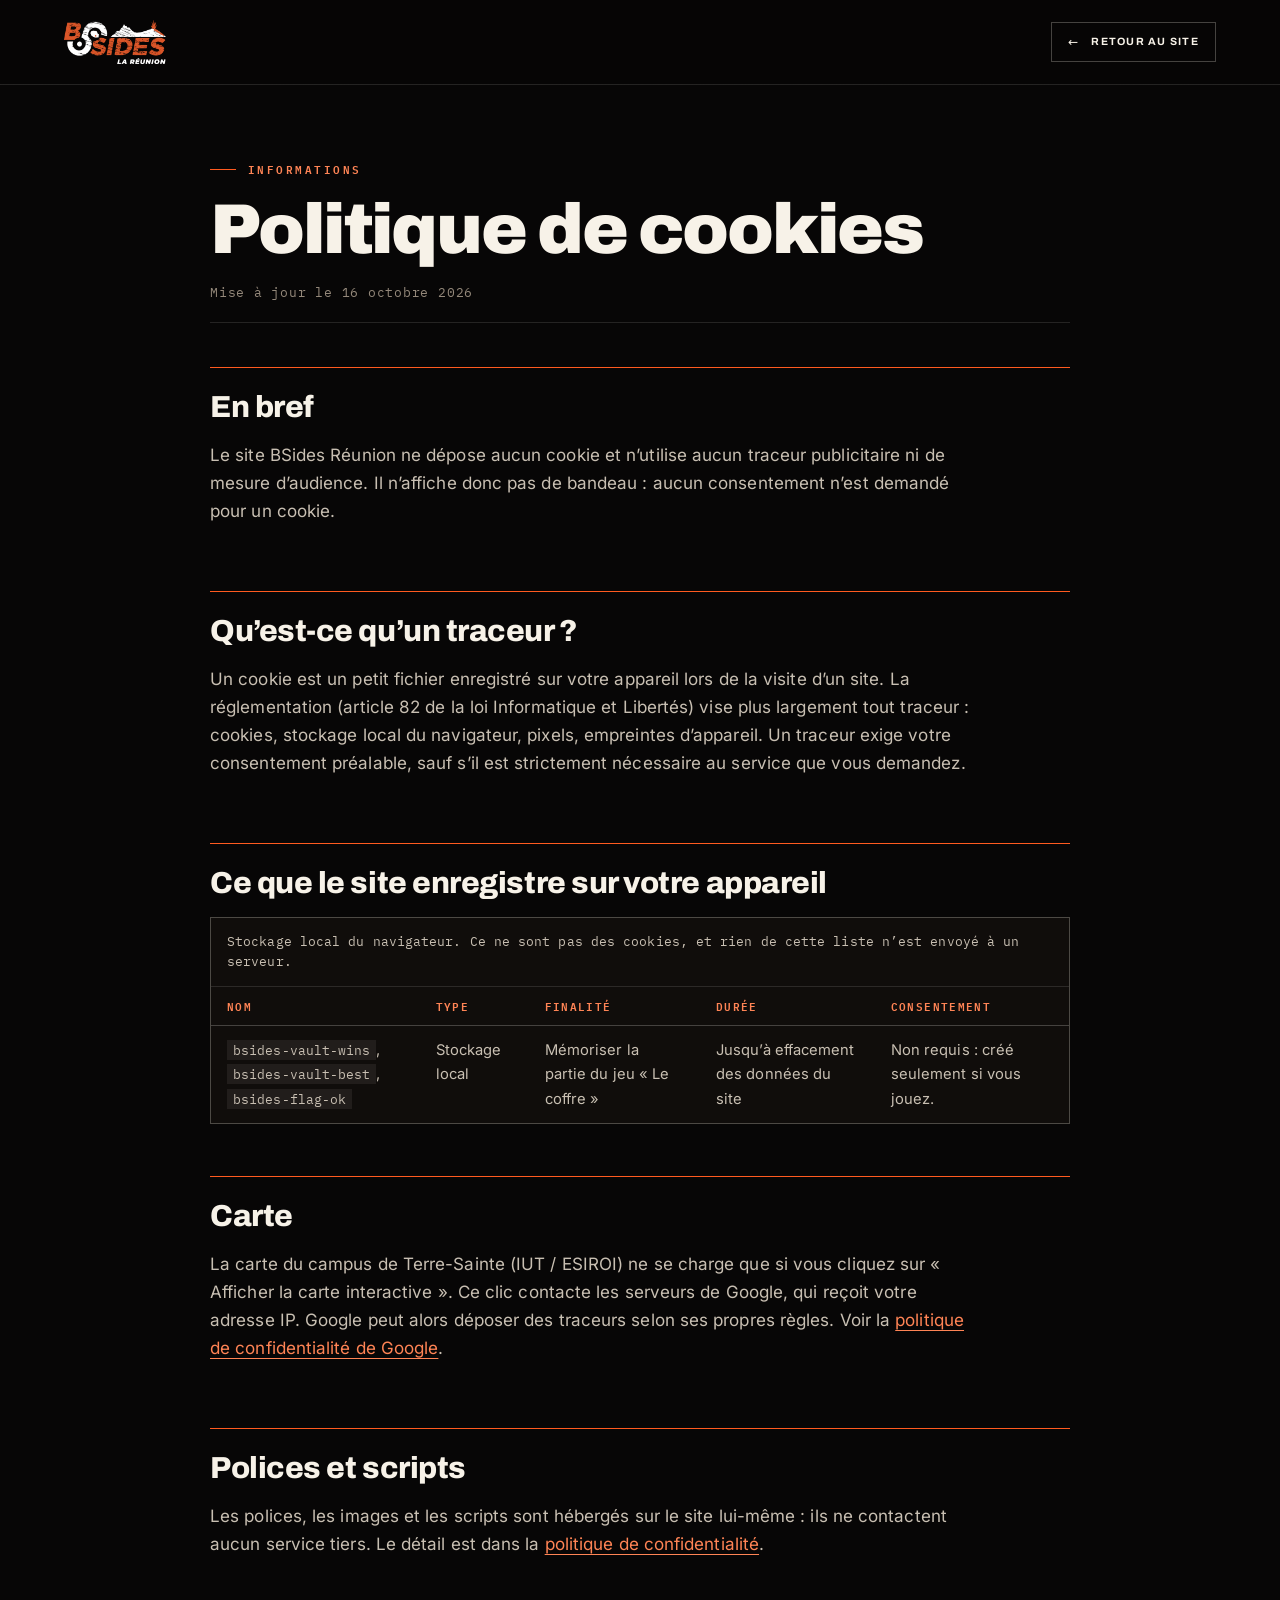
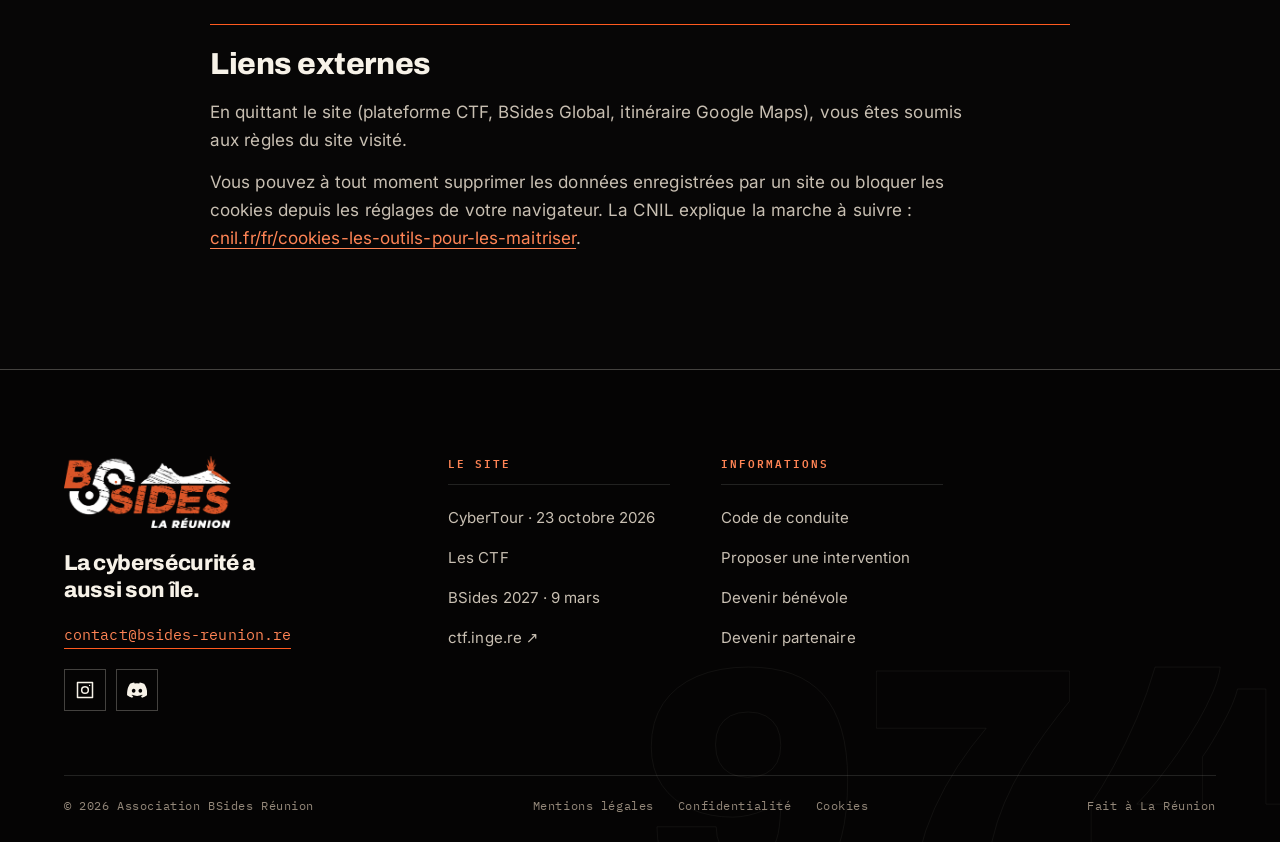
<file: cookies.html>
<!DOCTYPE html>
<html lang="fr">
<head>
  <meta charset="UTF-8">
  <meta name="viewport" content="width=device-width, initial-scale=1">
  <title>Politique de cookies · BSides Réunion</title>
  <meta name="description" content="Politique de cookies de BSides Réunion : le site ne dépose pas de cookie. Détail du stockage local et des services tiers.">
  <link rel="canonical" href="https://bsides-reunion.re/cookies.html">
  <meta name="robots" content="index, follow">
  <meta property="og:type" content="website">
  <meta property="og:site_name" content="BSides Réunion">
  <meta property="og:locale" content="fr_FR">
  <meta property="og:title" content="Politique de cookies · BSides Réunion">
  <meta property="og:description" content="Politique de cookies de BSides Réunion : le site ne dépose pas de cookie. Détail du stockage local et des services tiers.">
  <meta property="og:url" content="https://bsides-reunion.re/cookies.html">
  <meta property="og:image" content="https://bsides-reunion.re/img/og.png">
  <meta property="og:image:width" content="1200">
  <meta property="og:image:height" content="630">
  <meta property="og:image:alt" content="BSides Réunion">
  <meta name="twitter:card" content="summary_large_image">
  <meta name="twitter:title" content="Politique de cookies · BSides Réunion">
  <meta name="twitter:description" content="Politique de cookies de BSides Réunion : le site ne dépose pas de cookie. Détail du stockage local et des services tiers.">
  <meta name="twitter:image" content="https://bsides-reunion.re/img/og.png">
  <meta name="twitter:image:alt" content="BSides Réunion">
  <meta name="theme-color" content="#070606">
  <meta name="color-scheme" content="dark">
  <link rel="icon" href="./logos/favicon.png" type="image/png">
  <link rel="apple-touch-icon" href="./logos/apple-touch-icon.png" sizes="180x180">
  <link rel="preload" href="./fonts/archivo-latin-800-normal.woff2" as="font" type="font/woff2" crossorigin>
  <link rel="stylesheet" href="./css/home.css">
  <link rel="stylesheet" href="./css/pages.css">
</head>
<body class="page-body">
  <a class="skip" href="#main">Aller au contenu</a>

  <header class="top is-scrolled" id="top">
    <div class="wrap top-in">
      <a class="brand" href="./index.html" aria-label="BSides La Réunion, retour au site">
        <img src="./logos/bsides-blanc.png" width="480" height="207" alt="BSides La Réunion">
      </a>
      <a class="btn btn-line btn-sm top-back" href="./index.html"><span class="bi"><span class="arr" aria-hidden="true">←</span> Retour au site</span></a>
    </div>
  </header>
  <main class="doc" id="main">
    <p class="eyebrow">Informations</p>
    <h1>Politique de cookies</h1>
    <p class="doc-meta">Mise à jour le 16 octobre 2026</p>
    <div class="doc-body">
      <section>
        <h2>En bref</h2>
        <p>Le site BSides Réunion ne dépose aucun cookie et n’utilise aucun traceur publicitaire ni de mesure d’audience. Il n’affiche donc pas de bandeau : aucun consentement n’est demandé pour un cookie.</p>
      </section>
      <section>
        <h2>Qu’est-ce qu’un traceur ?</h2>
        <p>Un cookie est un petit fichier enregistré sur votre appareil lors de la visite d’un site. La réglementation (article 82 de la loi Informatique et Libertés) vise plus largement tout traceur : cookies, stockage local du navigateur, pixels, empreintes d’appareil. Un traceur exige votre consentement préalable, sauf s’il est strictement nécessaire au service que vous demandez.</p>
      </section>
      <section>
        <h2>Ce que le site enregistre sur votre appareil</h2>
        <div class="table-wrap" tabindex="0" role="region" aria-label="Tableau, défilement horizontal possible">
          <table>
            <caption>Stockage local du navigateur. Ce ne sont pas des cookies, et rien de cette liste n’est envoyé à un serveur.</caption>
            <thead>
              <tr>
                <th scope="col">Nom</th>
                <th scope="col">Type</th>
                <th scope="col">Finalité</th>
                <th scope="col">Durée</th>
                <th scope="col">Consentement</th>
              </tr>
            </thead>
            <tbody>
              <tr>
                <td><code>bsides-vault-wins</code>, <code>bsides-vault-best</code>, <code>bsides-flag-ok</code></td>
                <td>Stockage local</td>
                <td>Mémoriser la partie du jeu « Le coffre »</td>
                <td>Jusqu’à effacement des données du site</td>
                <td>Non requis : créé seulement si vous jouez.</td>
              </tr>
            </tbody>
          </table>
        </div>
      </section>
      <section>
        <h2>Carte</h2>
        <p>La carte du campus de Terre-Sainte (IUT / ESIROI) ne se charge que si vous cliquez sur « Afficher la carte interactive ». Ce clic contacte les serveurs de Google, qui reçoit votre adresse IP. Google peut alors déposer des traceurs selon ses propres règles. Voir la <a href="https://policies.google.com/privacy">politique de confidentialité de Google</a>.</p>
      </section>
      <section>
        <h2>Polices et scripts</h2>
        <p>Les polices, les images et les scripts sont hébergés sur le site lui-même : ils ne contactent aucun service tiers. Le détail est dans la <a href="./confidentialite.html">politique de confidentialité</a>.</p>
      </section>
      <section>
        <h2>Liens externes</h2>
        <p>En quittant le site (plateforme CTF, BSides Global, itinéraire Google Maps), vous êtes soumis aux règles du site visité.</p>
        <p>Vous pouvez à tout moment supprimer les données enregistrées par un site ou bloquer les cookies depuis les réglages de votre navigateur. La CNIL explique la marche à suivre : <a href="https://www.cnil.fr/fr/cookies-les-outils-pour-les-maitriser">cnil.fr/fr/cookies-les-outils-pour-les-maitriser</a>.</p>
      </section>
    </div>
  </main>

  <footer class="foot">
    <div class="wrap foot-grid">
      <div class="foot-brand">
        <a class="brand brand-foot" href="./index.html" aria-label="BSides La Réunion, retour au site">
          <img src="./logos/bsides-blanc.png" width="480" height="207" alt="BSides La Réunion">
        </a>
        <p class="foot-tag">La cybersécurité a aussi son île.</p>
        <a class="foot-mail" href="mailto:contact@bsides-reunion.re">contact@bsides-reunion.re</a>
        <ul class="socials">
          <li><a href="https://www.instagram.com/bsidesreunion/" target="_blank" rel="noopener" aria-label="Instagram de BSides Réunion"><svg viewBox="0 0 24 24" width="20" height="20" aria-hidden="true" fill="none" stroke="currentColor" stroke-width="1.8" stroke-linecap="round" stroke-linejoin="round"><rect x="3" y="3" width="18" height="18"/><circle cx="12" cy="12" r="4"/><circle cx="17.5" cy="6.5" r=".8" fill="currentColor" stroke="none"/></svg></a></li>
          <li><a href="https://discord.gg/W29jZfNpn" target="_blank" rel="noopener" aria-label="Discord de BSides Réunion"><svg viewBox="0 0 24 24" width="20" height="20" aria-hidden="true" fill="currentColor"><path d="M20.3 4.4a19.8 19.8 0 0 0-4.9-1.5l-.1 0c-.2.4-.4.9-.6 1.3a18.3 18.3 0 0 0-5.5 0c-.2-.4-.5-.9-.6-1.3a.1.1 0 0 0-.1 0A19.7 19.7 0 0 0 3.6 4.4a.1.1 0 0 0 0 0C.5 9 0 13.6.1 18.1a.1.1 0 0 0 .1.1 19.9 19.9 0 0 0 6 3 .1.1 0 0 0 .1 0c.5-.6.9-1.3 1.2-2a.1.1 0 0 0 0-.1 13 13 0 0 1-1.9-.9.1.1 0 0 1 0-.2l.4-.3a.1.1 0 0 1 .1 0c3.9 1.8 8.2 1.8 12 0a.1.1 0 0 1 .1 0l.4.3a.1.1 0 0 1 0 .2 12.3 12.3 0 0 1-1.9.9.1.1 0 0 0 0 .1c.4.7.8 1.4 1.2 2a.1.1 0 0 0 .1 0 19.8 19.8 0 0 0 6-3 .1.1 0 0 0 .1-.1c.5-5.2-.8-9.7-3.5-13.7a.1.1 0 0 0 0 0zM8 15.3c-1.2 0-2.2-1.1-2.2-2.4S6.7 10.4 8 10.4s2.2 1.1 2.2 2.5-1 2.4-2.2 2.4zm8 0c-1.2 0-2.2-1.1-2.2-2.4s1-2.5 2.2-2.5 2.2 1.1 2.2 2.5-1 2.4-2.2 2.4z"/></svg></a></li>
        </ul>
      </div>
      <nav class="foot-col" aria-label="Le site">
        <p class="foot-h">Le site</p>
        <ul>
          <li><a href="./index.html#cybertour">CyberTour · 23 octobre 2026</a></li>
          <li><a href="./index.html#ctf">Les CTF</a></li>
          <li><a href="./index.html#infos">BSides 2027 · 9 mars</a></li>
          <li><a href="https://ctf.inge.re" target="_blank" rel="noopener">ctf.inge.re <span aria-hidden="true">↗</span></a></li>
        </ul>
      </nav>
      <nav class="foot-col" aria-label="Informations">
        <p class="foot-h">Informations</p>
        <ul>
          <li><a href="./code-de-conduite.html">Code de conduite</a></li>
          <li><a href="./appel-a-contributions.html">Proposer une intervention</a></li>
          <li><a href="./benevoles.html">Devenir bénévole</a></li>
          <li><a href="./partenaires.html">Devenir partenaire</a></li>
        </ul>
      </nav>
    </div>
    <div class="wrap foot-bottom">
      <p>© <span id="year">2026</span> Association BSides Réunion</p>
      <p class="foot-legal"><a href="./mentions-legales.html">Mentions légales</a><a href="./confidentialite.html">Confidentialité</a><a href="./cookies.html" aria-current="page">Cookies</a></p>
      <p>Fait à La Réunion</p>
    </div>
  </footer>

  <script src="./js/pages.js" defer></script>
</body>
</html>
</file>
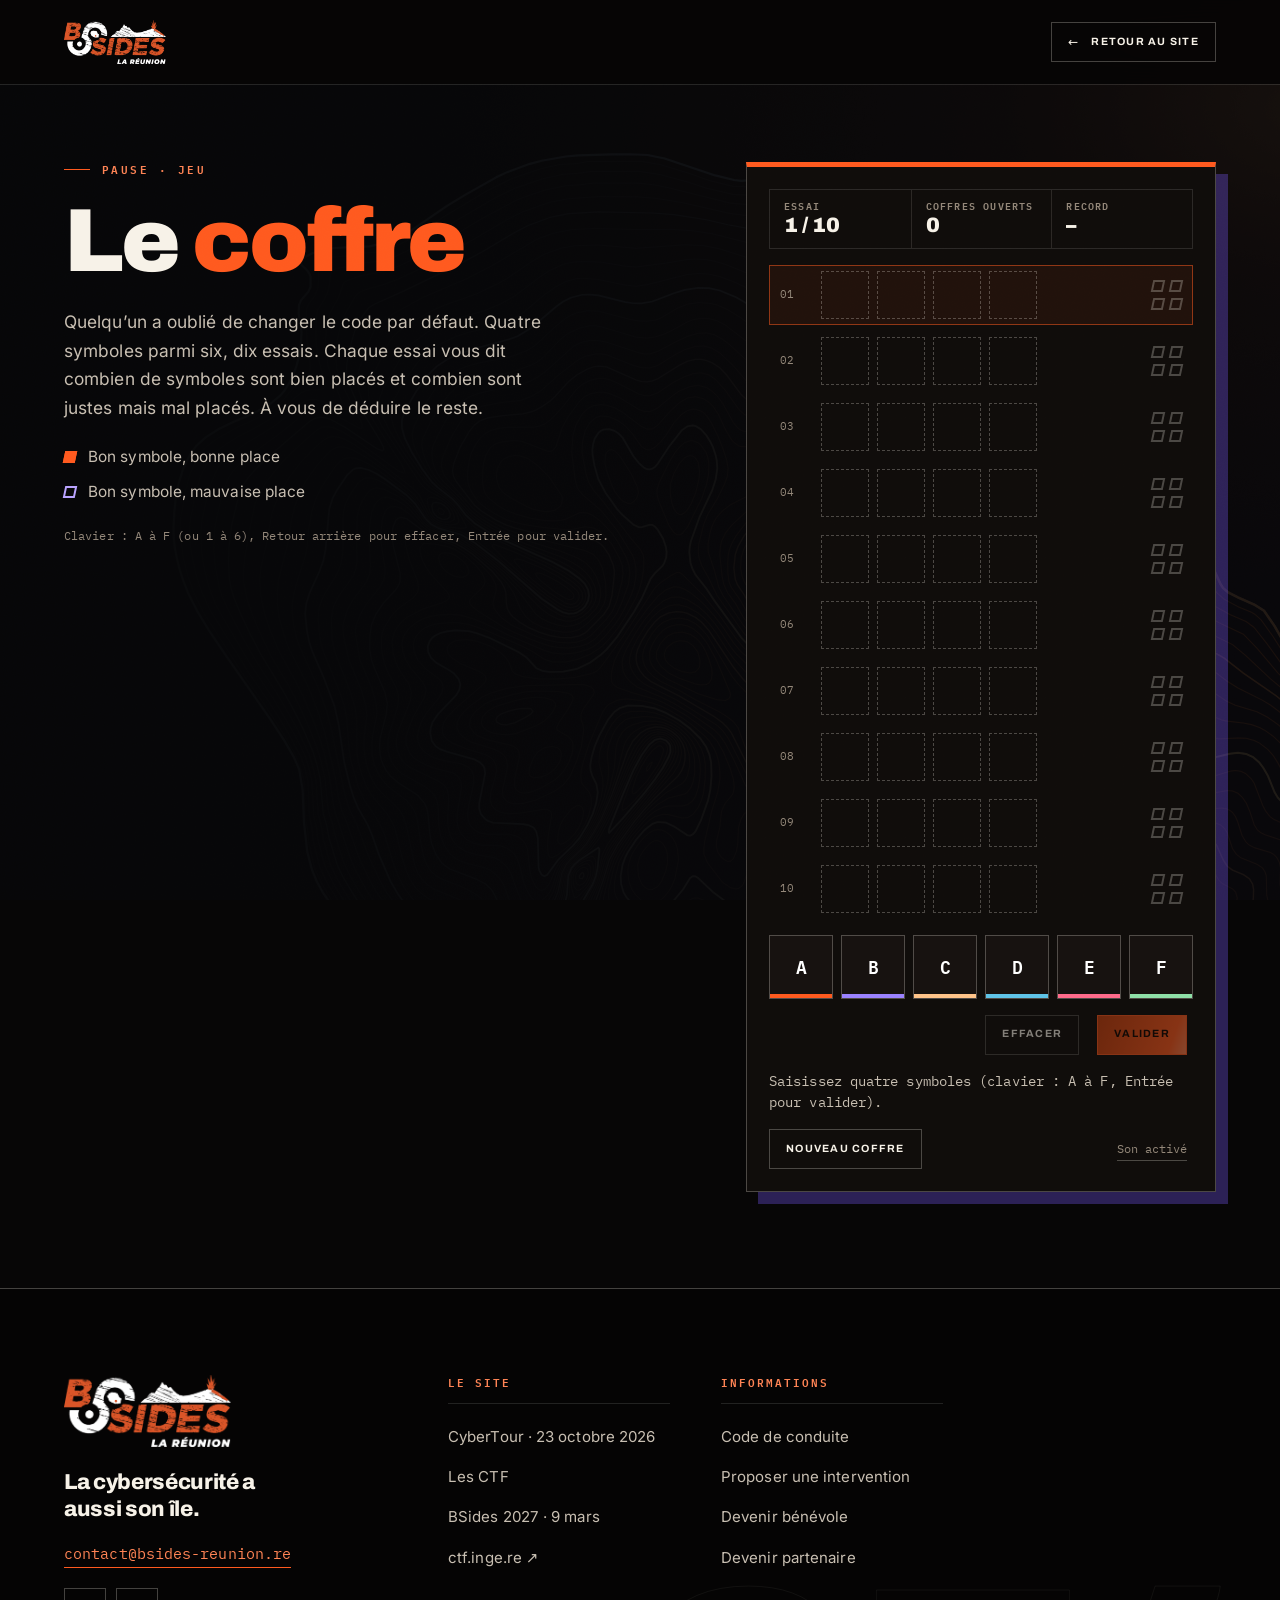
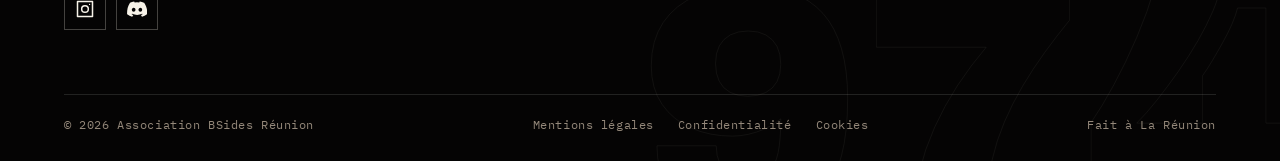
<file: jeu.html>
<!DOCTYPE html>
<html lang="fr">
<head>
  <meta charset="UTF-8">
  <meta name="viewport" content="width=device-width, initial-scale=1">
  <title>Le coffre, un jeu · BSides Réunion</title>
  <meta name="description" content="Un petit jeu BSides Réunion : craquez le code du coffre en dix essais pour récupérer un flag.">
  <link rel="canonical" href="https://bsides-reunion.re/jeu.html">
  <meta name="robots" content="noindex, follow">
  <meta property="og:type" content="website">
  <meta property="og:site_name" content="BSides Réunion">
  <meta property="og:locale" content="fr_FR">
  <meta property="og:title" content="Le coffre, un jeu · BSides Réunion">
  <meta property="og:description" content="Un petit jeu BSides Réunion : craquez le code du coffre en dix essais pour récupérer un flag.">
  <meta property="og:url" content="https://bsides-reunion.re/jeu.html">
  <meta property="og:image" content="https://bsides-reunion.re/img/og.png">
  <meta property="og:image:width" content="1200">
  <meta property="og:image:height" content="630">
  <meta property="og:image:alt" content="BSides Réunion">
  <meta name="twitter:card" content="summary_large_image">
  <meta name="twitter:title" content="Le coffre, un jeu · BSides Réunion">
  <meta name="twitter:description" content="Un petit jeu BSides Réunion : craquez le code du coffre en dix essais pour récupérer un flag.">
  <meta name="twitter:image" content="https://bsides-reunion.re/img/og.png">
  <meta name="twitter:image:alt" content="BSides Réunion">
  <meta name="theme-color" content="#070606">
  <meta name="color-scheme" content="dark">
  <link rel="icon" href="./logos/favicon.png" type="image/png">
  <link rel="apple-touch-icon" href="./logos/apple-touch-icon.png" sizes="180x180">
  <link rel="preload" href="./fonts/archivo-latin-800-normal.woff2" as="font" type="font/woff2" crossorigin>
  <link rel="stylesheet" href="./css/home.css">
  <link rel="stylesheet" href="./css/game.css">
</head>
<body class="game-page">
  <a class="skip" href="#vault">Aller au jeu</a>

  <header class="top is-scrolled" id="top">
    <div class="wrap top-in">
      <a class="brand" href="./index.html" aria-label="BSides La Réunion, retour au site">
        <img src="./logos/bsides-blanc.png" width="480" height="207" alt="BSides La Réunion">
      </a>
      <a class="btn btn-line btn-sm top-back" href="./index.html"><span class="bi"><span class="arr" aria-hidden="true">←</span> Retour au site</span></a>
    </div>
  </header>

  <main class="game-main wrap">
    <section class="game-intro">
      <p class="eyebrow">Pause · Jeu</p>
      <h1>Le <span class="hl">coffre</span></h1>
      <p>Quelqu’un a oublié de changer le code par défaut. Quatre symboles parmi six, dix essais. Chaque essai vous dit combien de symboles sont bien placés et combien sont justes mais mal placés. À vous de déduire le reste.</p>
      <ul class="legend" aria-label="Lecture des indices">
        <li><i class="peg hit" aria-hidden="true"></i> Bon symbole, bonne place</li>
        <li><i class="peg near" aria-hidden="true"></i> Bon symbole, mauvaise place</li>
      </ul>
      <p class="fine">Clavier : A à F (ou 1 à 6), Retour arrière pour effacer, Entrée pour valider.</p>
    </section>

    <section class="vault" id="vault" aria-label="Zone de jeu">
      <div class="vault-top">
        <p><small>Essai</small><b><span id="h-try">1</span> / 10</b></p>
        <p><small>Coffres ouverts</small><b id="h-wins">0</b></p>
        <p><small>Record</small><b id="h-best">–</b></p>
      </div>

      <div class="board" id="board" role="group" aria-label="Historique des essais"></div>

      <div class="pad" id="pad" role="group" aria-label="Symboles"></div>
      <div class="pad-actions">
        <button class="btn btn-line btn-sm" id="b-del" type="button"><span class="bi">Effacer</span></button>
        <button class="btn btn-primary btn-sm" id="b-ok" type="button" disabled><span class="bi">Valider</span></button>
      </div>

      <p class="status" id="status" role="status" aria-live="polite">Saisissez quatre symboles.</p>

      <div class="flag-box" id="flag-box" hidden>
        <div>
          <small>Coffre ouvert</small>
          <code id="flag-code"></code>
        </div>
        <button class="btn btn-primary btn-sm" id="flag-copy" type="button"><span class="bi">Copier</span></button>
      </div>

      <div class="vault-foot">
        <button class="btn btn-line btn-sm" id="b-new" type="button"><span class="bi">Nouveau coffre</span></button>
        <button class="mute" type="button" id="mute" aria-pressed="false">Son activé</button>
      </div>
    </section>
  </main>

  <footer class="foot">
    <div class="wrap foot-grid">
      <div class="foot-brand">
        <a class="brand brand-foot" href="./index.html" aria-label="BSides La Réunion, retour au site">
          <img src="./logos/bsides-blanc.png" width="480" height="207" alt="BSides La Réunion">
        </a>
        <p class="foot-tag">La cybersécurité a aussi son île.</p>
        <a class="foot-mail" href="mailto:contact@bsides-reunion.re">contact@bsides-reunion.re</a>
        <ul class="socials">
          <li><a href="https://www.instagram.com/bsidesreunion/" target="_blank" rel="noopener" aria-label="Instagram de BSides Réunion"><svg viewBox="0 0 24 24" width="20" height="20" aria-hidden="true" fill="none" stroke="currentColor" stroke-width="1.8" stroke-linecap="round" stroke-linejoin="round"><rect x="3" y="3" width="18" height="18"/><circle cx="12" cy="12" r="4"/><circle cx="17.5" cy="6.5" r=".8" fill="currentColor" stroke="none"/></svg></a></li>
          <li><a href="https://discord.gg/W29jZfNpn" target="_blank" rel="noopener" aria-label="Discord de BSides Réunion"><svg viewBox="0 0 24 24" width="20" height="20" aria-hidden="true" fill="currentColor"><path d="M20.3 4.4a19.8 19.8 0 0 0-4.9-1.5l-.1 0c-.2.4-.4.9-.6 1.3a18.3 18.3 0 0 0-5.5 0c-.2-.4-.5-.9-.6-1.3a.1.1 0 0 0-.1 0A19.7 19.7 0 0 0 3.6 4.4a.1.1 0 0 0 0 0C.5 9 0 13.6.1 18.1a.1.1 0 0 0 .1.1 19.9 19.9 0 0 0 6 3 .1.1 0 0 0 .1 0c.5-.6.9-1.3 1.2-2a.1.1 0 0 0 0-.1 13 13 0 0 1-1.9-.9.1.1 0 0 1 0-.2l.4-.3a.1.1 0 0 1 .1 0c3.9 1.8 8.2 1.8 12 0a.1.1 0 0 1 .1 0l.4.3a.1.1 0 0 1 0 .2 12.3 12.3 0 0 1-1.9.9.1.1 0 0 0 0 .1c.4.7.8 1.4 1.2 2a.1.1 0 0 0 .1 0 19.8 19.8 0 0 0 6-3 .1.1 0 0 0 .1-.1c.5-5.2-.8-9.7-3.5-13.7a.1.1 0 0 0 0 0zM8 15.3c-1.2 0-2.2-1.1-2.2-2.4S6.7 10.4 8 10.4s2.2 1.1 2.2 2.5-1 2.4-2.2 2.4zm8 0c-1.2 0-2.2-1.1-2.2-2.4s1-2.5 2.2-2.5 2.2 1.1 2.2 2.5-1 2.4-2.2 2.4z"/></svg></a></li>
        </ul>
      </div>
      <nav class="foot-col" aria-label="Le site">
        <p class="foot-h">Le site</p>
        <ul>
          <li><a href="./index.html#cybertour">CyberTour · 23 octobre 2026</a></li>
          <li><a href="./index.html#ctf">Les CTF</a></li>
          <li><a href="./index.html#infos">BSides 2027 · 9 mars</a></li>
          <li><a href="https://ctf.inge.re" target="_blank" rel="noopener">ctf.inge.re <span aria-hidden="true">↗</span></a></li>
        </ul>
      </nav>
      <nav class="foot-col" aria-label="Informations">
        <p class="foot-h">Informations</p>
        <ul>
          <li><a href="./code-de-conduite.html">Code de conduite</a></li>
          <li><a href="./appel-a-contributions.html">Proposer une intervention</a></li>
          <li><a href="./benevoles.html">Devenir bénévole</a></li>
          <li><a href="./partenaires.html">Devenir partenaire</a></li>
        </ul>
      </nav>
    </div>
    <div class="wrap foot-bottom">
      <p>© <span id="year">2026</span> Association BSides Réunion</p>
      <p class="foot-legal"><a href="./mentions-legales.html">Mentions légales</a><a href="./confidentialite.html">Confidentialité</a><a href="./cookies.html">Cookies</a></p>
      <p>Fait à La Réunion</p>
    </div>
  </footer>

  <script src="./js/game.js" defer></script>
</body>
</html>
</file>
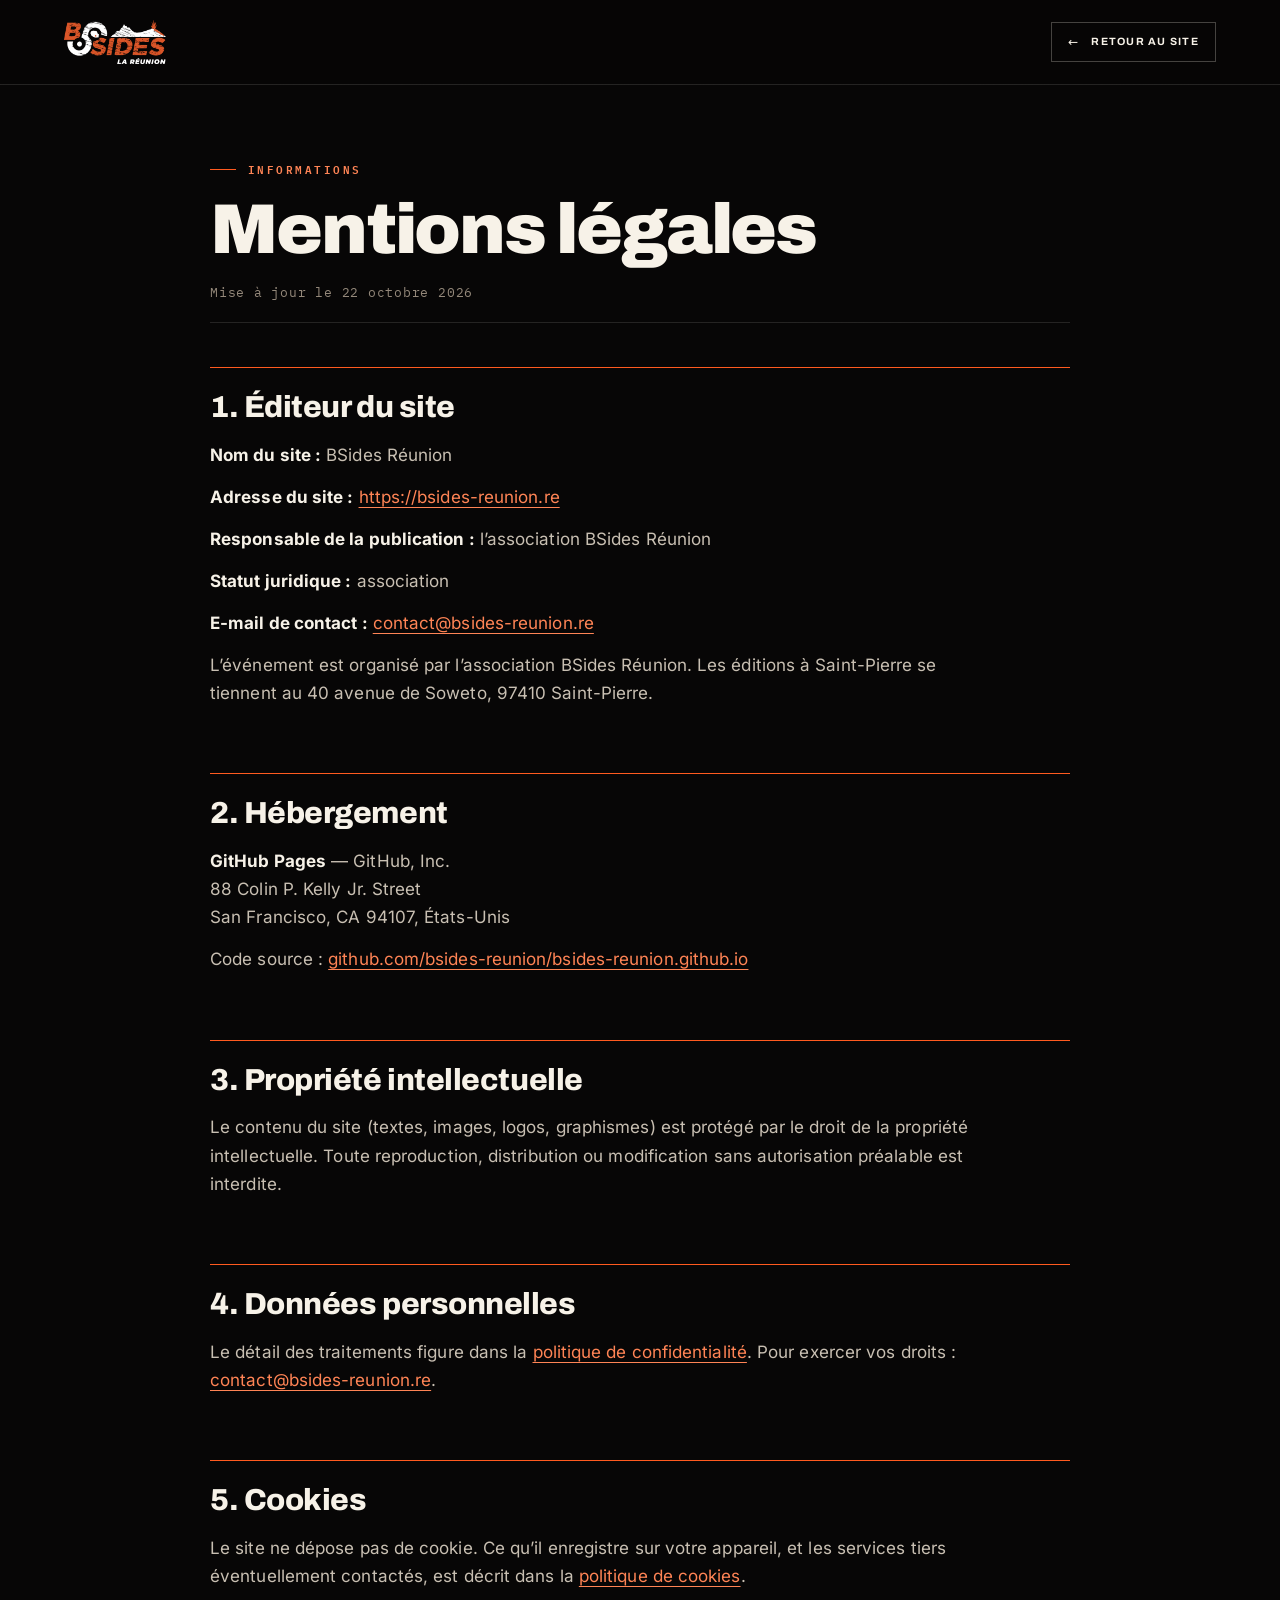
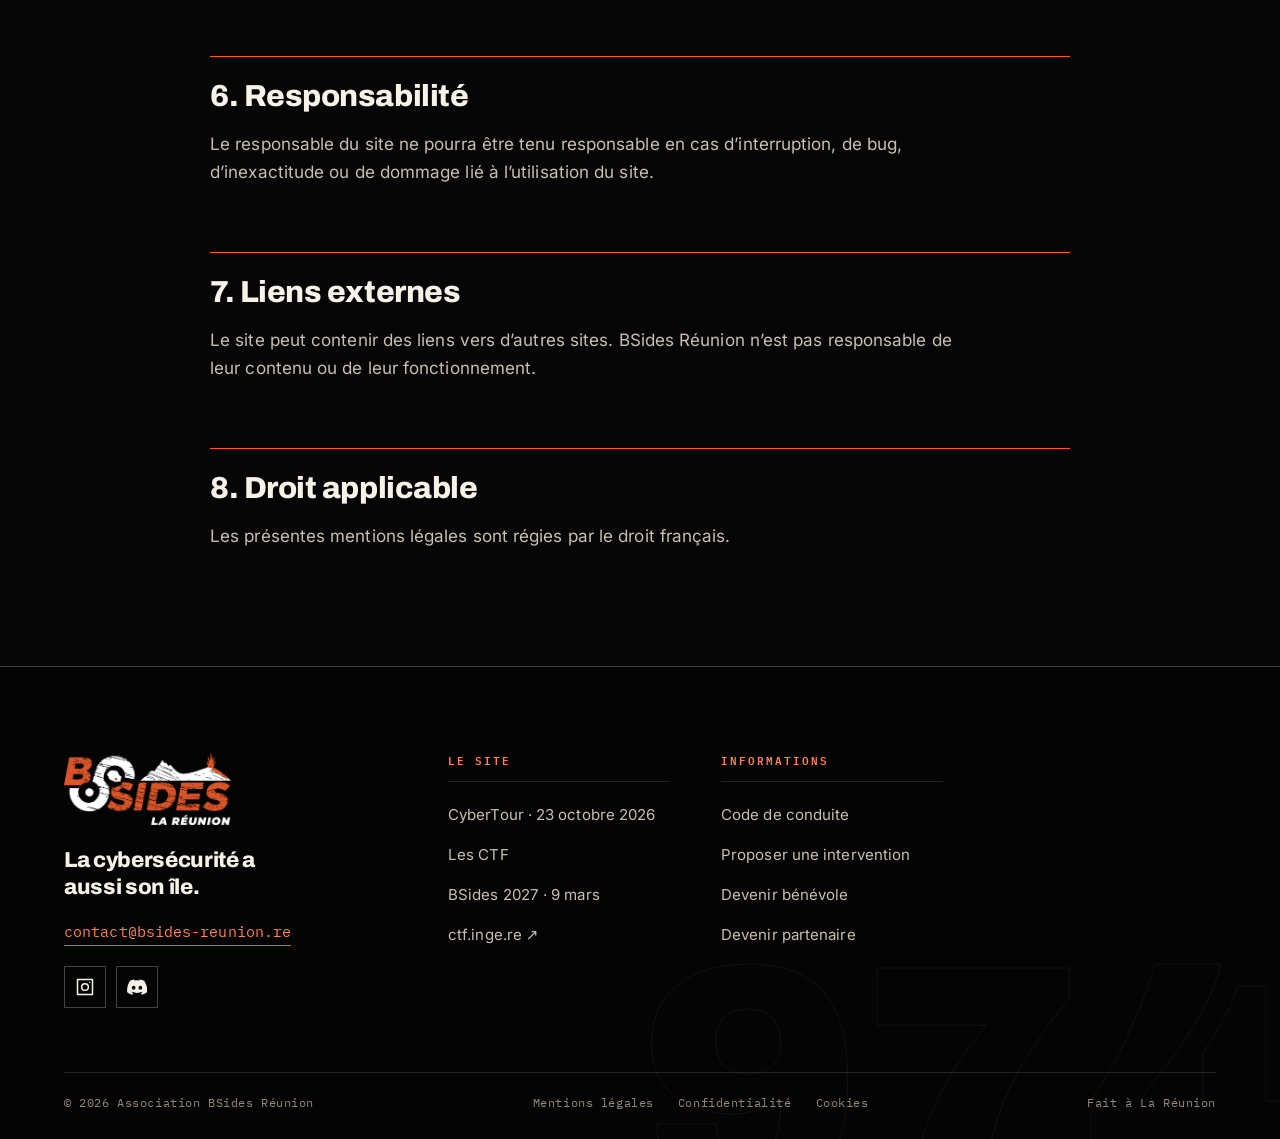
<file: mentions-legales.html>
<!DOCTYPE html>
<html lang="fr">
<head>
  <meta charset="UTF-8">
  <meta name="viewport" content="width=device-width, initial-scale=1">
  <title>Mentions légales · BSides Réunion</title>
  <meta name="description" content="Mentions légales du site BSides Réunion : éditeur, responsable de la publication, hébergement.">
  <link rel="canonical" href="https://bsides-reunion.re/mentions-legales.html">
  <meta name="robots" content="index, follow">
  <meta property="og:type" content="website">
  <meta property="og:site_name" content="BSides Réunion">
  <meta property="og:locale" content="fr_FR">
  <meta property="og:title" content="Mentions légales · BSides Réunion">
  <meta property="og:description" content="Mentions légales du site BSides Réunion : éditeur, responsable de la publication, hébergement.">
  <meta property="og:url" content="https://bsides-reunion.re/mentions-legales.html">
  <meta property="og:image" content="https://bsides-reunion.re/img/og.png">
  <meta property="og:image:width" content="1200">
  <meta property="og:image:height" content="630">
  <meta property="og:image:alt" content="BSides Réunion">
  <meta name="twitter:card" content="summary_large_image">
  <meta name="twitter:title" content="Mentions légales · BSides Réunion">
  <meta name="twitter:description" content="Mentions légales du site BSides Réunion : éditeur, responsable de la publication, hébergement.">
  <meta name="twitter:image" content="https://bsides-reunion.re/img/og.png">
  <meta name="twitter:image:alt" content="BSides Réunion">
  <meta name="theme-color" content="#070606">
  <meta name="color-scheme" content="dark">
  <link rel="icon" href="./logos/favicon.png" type="image/png">
  <link rel="apple-touch-icon" href="./logos/apple-touch-icon.png" sizes="180x180">
  <link rel="preload" href="./fonts/archivo-latin-800-normal.woff2" as="font" type="font/woff2" crossorigin>
  <link rel="stylesheet" href="./css/home.css">
  <link rel="stylesheet" href="./css/pages.css">
</head>
<body class="page-body">
  <a class="skip" href="#main">Aller au contenu</a>

  <header class="top is-scrolled" id="top">
    <div class="wrap top-in">
      <a class="brand" href="./index.html" aria-label="BSides La Réunion, retour au site">
        <img src="./logos/bsides-blanc.png" width="480" height="207" alt="BSides La Réunion">
      </a>
      <a class="btn btn-line btn-sm top-back" href="./index.html"><span class="bi"><span class="arr" aria-hidden="true">←</span> Retour au site</span></a>
    </div>
  </header>
  <main class="doc" id="main">
    <p class="eyebrow">Informations</p>
    <h1>Mentions légales</h1>
        <p class="doc-meta">Mise à jour le 22 octobre 2026</p>
    <div class="doc-body">
      <section>
        <h2>1. Éditeur du site</h2>
        <p><strong>Nom du site :</strong> BSides Réunion</p>
        <p><strong>Adresse du site :</strong> <a href="https://bsides-reunion.re">https://bsides-reunion.re</a></p>
        <p><strong>Responsable de la publication :</strong> l’association BSides Réunion</p>
        <p><strong>Statut juridique :</strong> association</p>
        <p><strong>E-mail de contact :</strong> <a href="mailto:contact@bsides-reunion.re">contact@bsides-reunion.re</a></p>
        <p>L’événement est organisé par l’association BSides Réunion. Les éditions à Saint-Pierre se tiennent au 40 avenue de Soweto, 97410 Saint-Pierre.</p>
      </section>
      <section>
        <h2>2. Hébergement</h2>
        <p><strong>GitHub Pages</strong> — GitHub, Inc.<br>
        88 Colin P. Kelly Jr. Street<br>
        San Francisco, CA 94107, États-Unis</p>
        <p>Code source : <a href="https://github.com/bsides-reunion/bsides-reunion.github.io">github.com/bsides-reunion/bsides-reunion.github.io</a></p>
      </section>
      <section>
        <h2>3. Propriété intellectuelle</h2>
        <p>Le contenu du site (textes, images, logos, graphismes) est protégé par le droit de la propriété intellectuelle. Toute reproduction, distribution ou modification sans autorisation préalable est interdite.</p>
      </section>
      <section>
        <h2>4. Données personnelles</h2>
        <p>Le détail des traitements figure dans la <a href="./confidentialite.html">politique de confidentialité</a>. Pour exercer vos droits : <a href="mailto:contact@bsides-reunion.re">contact@bsides-reunion.re</a>.</p>
      </section>
      <section>
        <h2>5. Cookies</h2>
        <p>Le site ne dépose pas de cookie. Ce qu’il enregistre sur votre appareil, et les services tiers éventuellement contactés, est décrit dans la <a href="./cookies.html">politique de cookies</a>.</p>
      </section>
      <section>
        <h2>6. Responsabilité</h2>
        <p>Le responsable du site ne pourra être tenu responsable en cas d’interruption, de bug, d’inexactitude ou de dommage lié à l’utilisation du site.</p>
      </section>
      <section>
        <h2>7. Liens externes</h2>
        <p>Le site peut contenir des liens vers d’autres sites. BSides Réunion n’est pas responsable de leur contenu ou de leur fonctionnement.</p>
      </section>
      <section>
        <h2>8. Droit applicable</h2>
        <p>Les présentes mentions légales sont régies par le droit français.</p>
      </section>
    </div>
  </main>

  <footer class="foot">
    <div class="wrap foot-grid">
      <div class="foot-brand">
        <a class="brand brand-foot" href="./index.html" aria-label="BSides La Réunion, retour au site">
          <img src="./logos/bsides-blanc.png" width="480" height="207" alt="BSides La Réunion">
        </a>
        <p class="foot-tag">La cybersécurité a aussi son île.</p>
        <a class="foot-mail" href="mailto:contact@bsides-reunion.re">contact@bsides-reunion.re</a>
        <ul class="socials">
          <li><a href="https://www.instagram.com/bsidesreunion/" target="_blank" rel="noopener" aria-label="Instagram de BSides Réunion"><svg viewBox="0 0 24 24" width="20" height="20" aria-hidden="true" fill="none" stroke="currentColor" stroke-width="1.8" stroke-linecap="round" stroke-linejoin="round"><rect x="3" y="3" width="18" height="18"/><circle cx="12" cy="12" r="4"/><circle cx="17.5" cy="6.5" r=".8" fill="currentColor" stroke="none"/></svg></a></li>
          <li><a href="https://discord.gg/W29jZfNpn" target="_blank" rel="noopener" aria-label="Discord de BSides Réunion"><svg viewBox="0 0 24 24" width="20" height="20" aria-hidden="true" fill="currentColor"><path d="M20.3 4.4a19.8 19.8 0 0 0-4.9-1.5l-.1 0c-.2.4-.4.9-.6 1.3a18.3 18.3 0 0 0-5.5 0c-.2-.4-.5-.9-.6-1.3a.1.1 0 0 0-.1 0A19.7 19.7 0 0 0 3.6 4.4a.1.1 0 0 0 0 0C.5 9 0 13.6.1 18.1a.1.1 0 0 0 .1.1 19.9 19.9 0 0 0 6 3 .1.1 0 0 0 .1 0c.5-.6.9-1.3 1.2-2a.1.1 0 0 0 0-.1 13 13 0 0 1-1.9-.9.1.1 0 0 1 0-.2l.4-.3a.1.1 0 0 1 .1 0c3.9 1.8 8.2 1.8 12 0a.1.1 0 0 1 .1 0l.4.3a.1.1 0 0 1 0 .2 12.3 12.3 0 0 1-1.9.9.1.1 0 0 0 0 .1c.4.7.8 1.4 1.2 2a.1.1 0 0 0 .1 0 19.8 19.8 0 0 0 6-3 .1.1 0 0 0 .1-.1c.5-5.2-.8-9.7-3.5-13.7a.1.1 0 0 0 0 0zM8 15.3c-1.2 0-2.2-1.1-2.2-2.4S6.7 10.4 8 10.4s2.2 1.1 2.2 2.5-1 2.4-2.2 2.4zm8 0c-1.2 0-2.2-1.1-2.2-2.4s1-2.5 2.2-2.5 2.2 1.1 2.2 2.5-1 2.4-2.2 2.4z"/></svg></a></li>
        </ul>
      </div>
      <nav class="foot-col" aria-label="Le site">
        <p class="foot-h">Le site</p>
        <ul>
          <li><a href="./index.html#cybertour">CyberTour · 23 octobre 2026</a></li>
          <li><a href="./index.html#ctf">Les CTF</a></li>
          <li><a href="./index.html#infos">BSides 2027 · 9 mars</a></li>
          <li><a href="https://ctf.inge.re" target="_blank" rel="noopener">ctf.inge.re <span aria-hidden="true">↗</span></a></li>
        </ul>
      </nav>
      <nav class="foot-col" aria-label="Informations">
        <p class="foot-h">Informations</p>
        <ul>
          <li><a href="./code-de-conduite.html">Code de conduite</a></li>
          <li><a href="./appel-a-contributions.html">Proposer une intervention</a></li>
          <li><a href="./benevoles.html">Devenir bénévole</a></li>
          <li><a href="./partenaires.html">Devenir partenaire</a></li>
        </ul>
      </nav>
    </div>
    <div class="wrap foot-bottom">
      <p>© <span id="year">2026</span> Association BSides Réunion</p>
      <p class="foot-legal"><a href="./mentions-legales.html" aria-current="page">Mentions légales</a><a href="./confidentialite.html">Confidentialité</a><a href="./cookies.html">Cookies</a></p>
      <p>Fait à La Réunion</p>
    </div>
  </footer>

  <script src="./js/pages.js" defer></script>
</body>
</html>
</file>
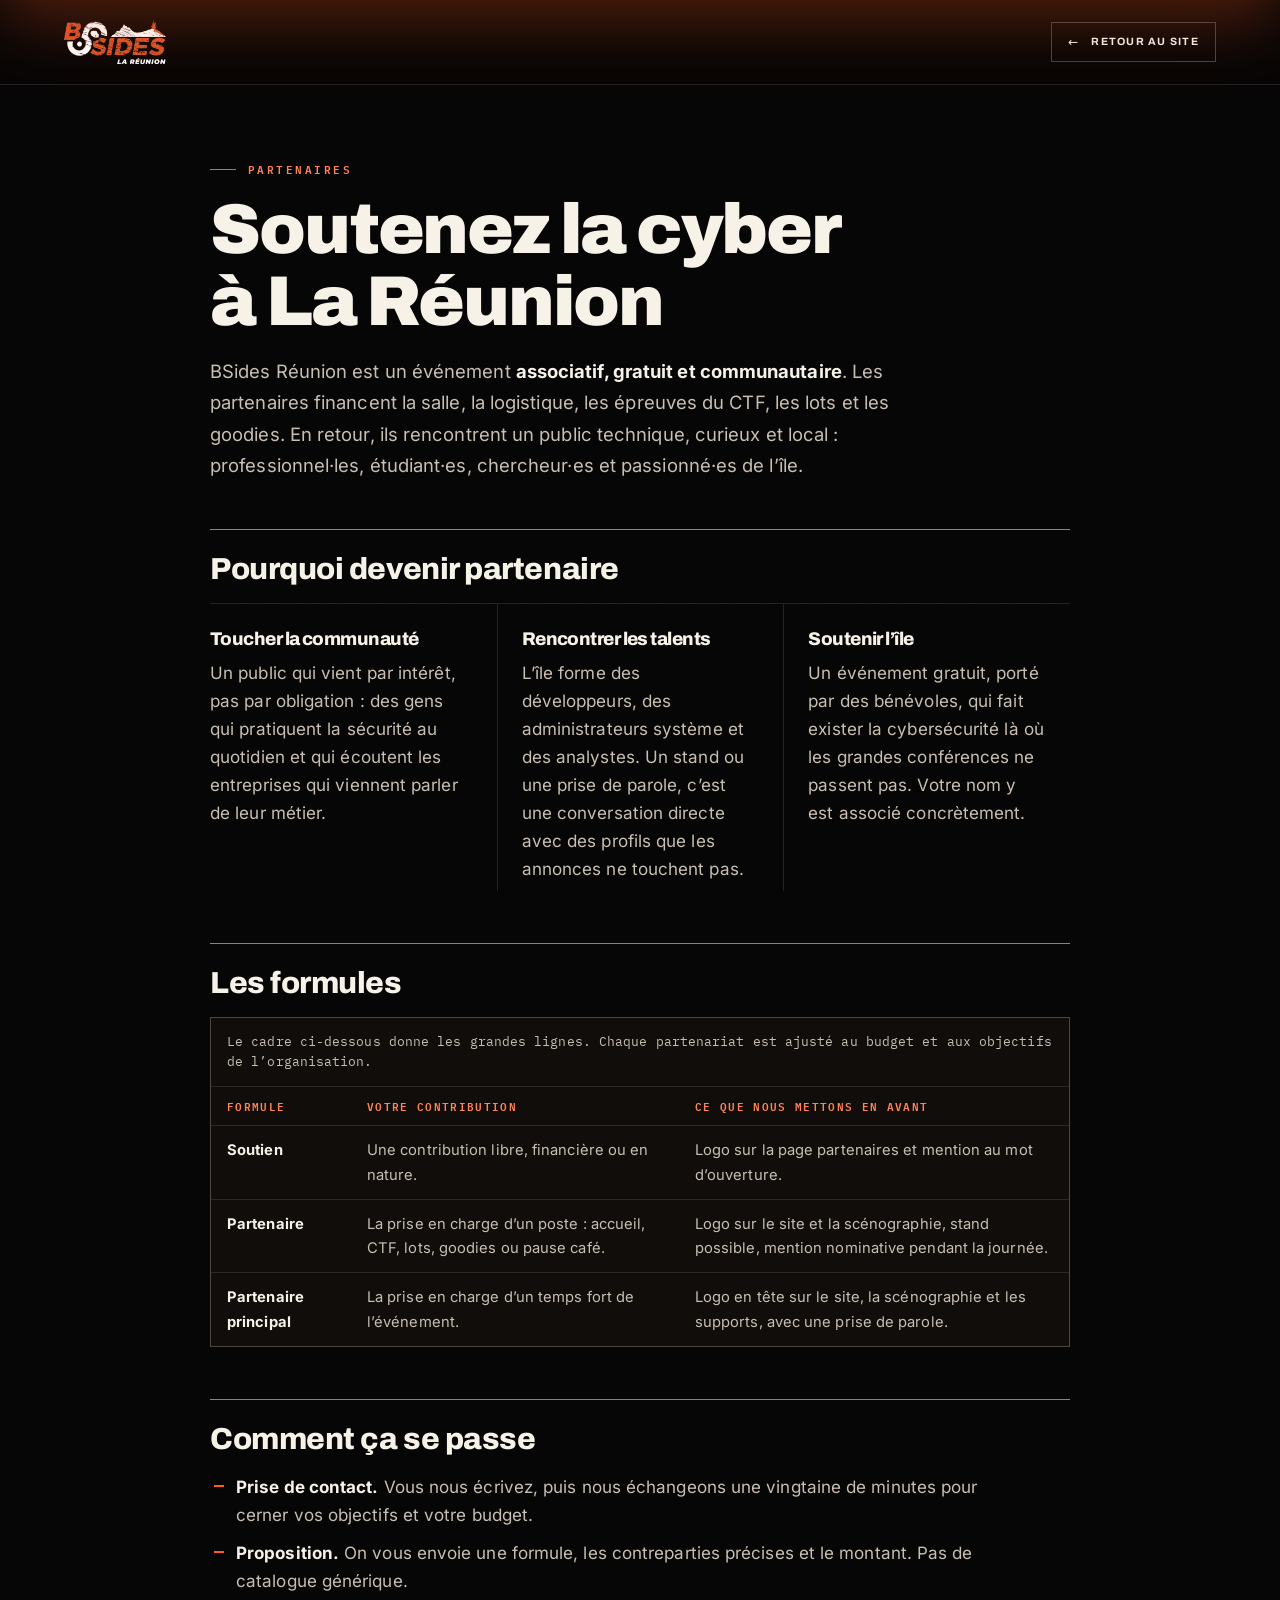
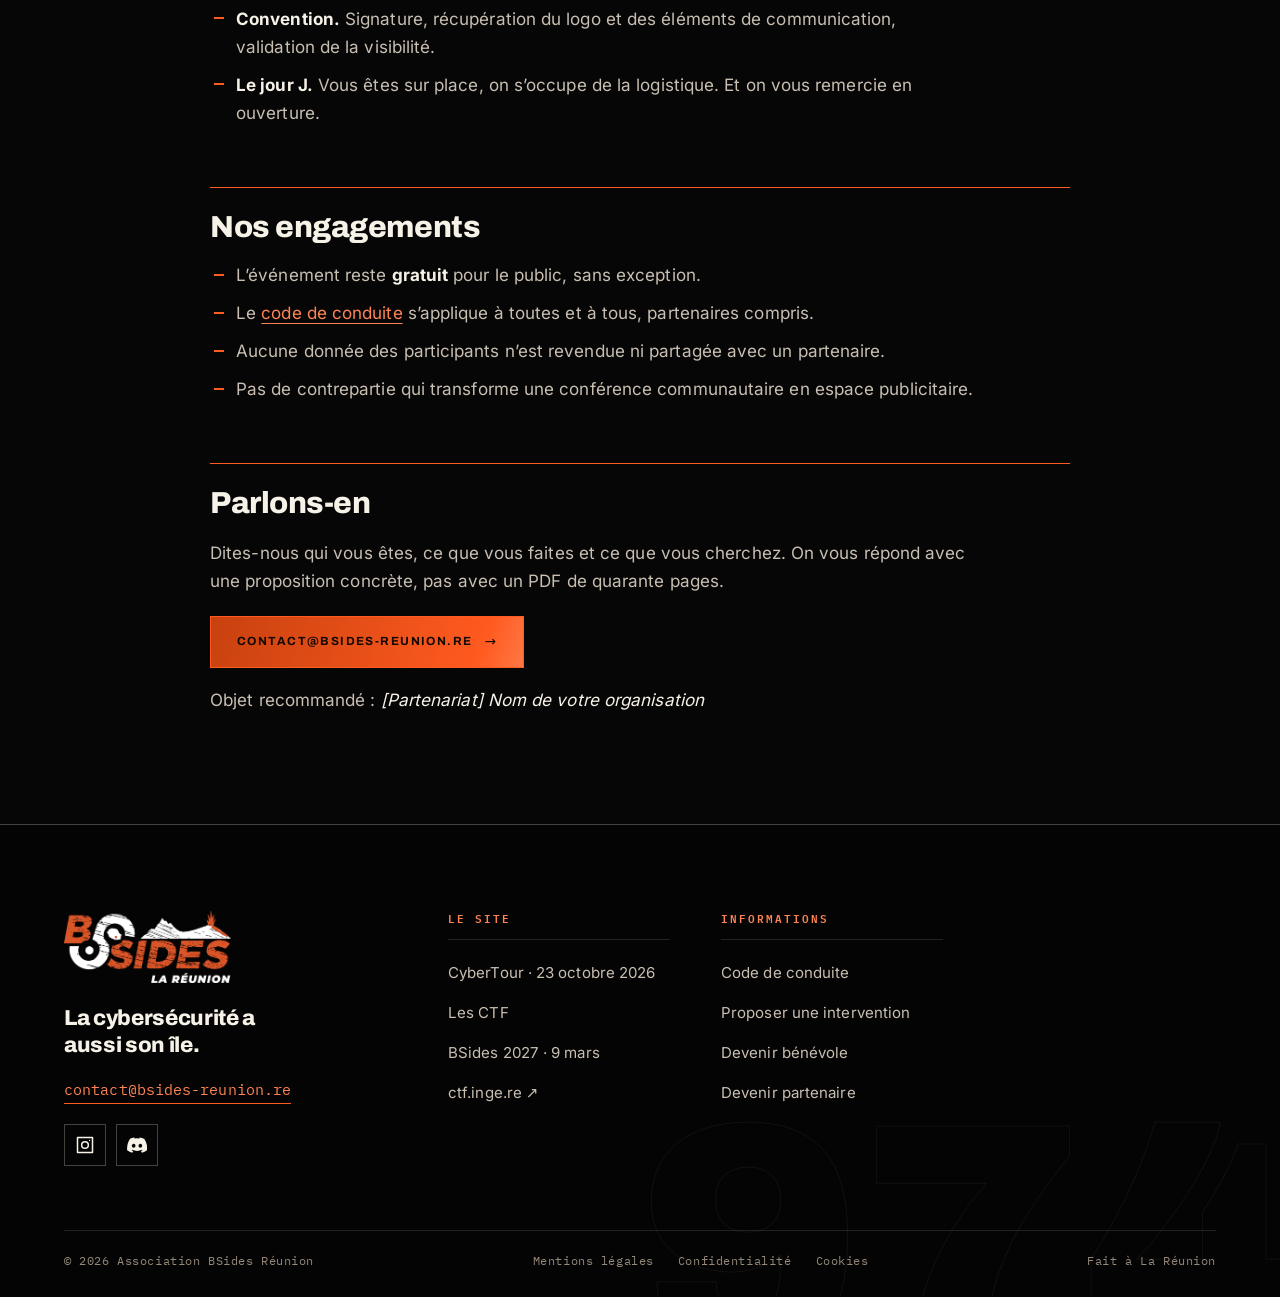
<file: partenaires.html>
<!DOCTYPE html>
<html lang="fr">
<head>
  <meta charset="UTF-8">
  <meta name="viewport" content="width=device-width, initial-scale=1">
  <title>Devenir partenaire · BSides Réunion</title>
  <meta name="description" content="Soutenir BSides Réunion : pourquoi devenir partenaire, les formules, les contreparties et comment nous écrire.">
  <link rel="canonical" href="https://bsides-reunion.re/partenaires.html">
  <meta name="robots" content="index, follow">
  <meta property="og:type" content="website">
  <meta property="og:site_name" content="BSides Réunion">
  <meta property="og:locale" content="fr_FR">
  <meta property="og:title" content="Devenir partenaire · BSides Réunion">
  <meta property="og:description" content="Soutenir BSides Réunion : pourquoi devenir partenaire, les formules, les contreparties et comment nous écrire.">
  <meta property="og:url" content="https://bsides-reunion.re/partenaires.html">
  <meta property="og:image" content="https://bsides-reunion.re/img/og.png">
  <meta property="og:image:width" content="1200">
  <meta property="og:image:height" content="630">
  <meta property="og:image:alt" content="BSides Réunion">
  <meta name="twitter:card" content="summary_large_image">
  <meta name="twitter:title" content="Devenir partenaire · BSides Réunion">
  <meta name="twitter:description" content="Soutenir BSides Réunion : pourquoi devenir partenaire, les formules, les contreparties et comment nous écrire.">
  <meta name="twitter:image" content="https://bsides-reunion.re/img/og.png">
  <meta name="twitter:image:alt" content="BSides Réunion">
  <meta name="theme-color" content="#070606">
  <meta name="color-scheme" content="dark">
  <link rel="icon" href="./logos/favicon.png" type="image/png">
  <link rel="apple-touch-icon" href="./logos/apple-touch-icon.png" sizes="180x180">
  <link rel="preload" href="./fonts/archivo-latin-800-normal.woff2" as="font" type="font/woff2" crossorigin>
  <link rel="stylesheet" href="./css/home.css">
  <link rel="stylesheet" href="./css/pages.css">
  <script>
    /* Intro volcanique une seule fois par session (onglet), sauf si mouvement réduit. */
    (function () {
      var d = document.documentElement;
      try {
        if (!window.matchMedia('(prefers-reduced-motion: reduce)').matches && !sessionStorage.getItem('bs-intro')) {
          d.classList.add('is-booting');
          sessionStorage.setItem('bs-intro', '1');
        }
      } catch (err) { d.classList.add('is-booting'); }
    })();
  </script>
</head>
<body class="page-body">
  <a class="skip" href="#main">Aller au contenu</a>

  <!-- ============ INTRO VOLCANIQUE (une fois par session) ============ -->
  <div class="boot" id="boot" aria-hidden="true">
    <div class="boot-heat" aria-hidden="true"></div>
    <div class="boot-embers" id="boot-embers" aria-hidden="true"></div>
    <div class="boot-core">
      <img class="boot-logo" src="./logos/bsides-blanc.png" width="480" height="207" alt="">
      <p class="boot-year">2027</p>
      <p class="boot-status"><span class="boot-word">La Fournaise se réveille</span><span class="boot-pct" id="boot-pct">00</span></p>
      <div class="boot-bar"><i id="boot-bar"></i></div>
    </div>
    <div class="boot-crack" aria-hidden="true"></div>
    <button class="boot-skip" id="boot-skip" type="button">Passer l’intro</button>
  </div>

  <header class="top is-scrolled" id="top">
    <div class="wrap top-in">
      <a class="brand" href="./index.html" aria-label="BSides La Réunion, retour au site">
        <img src="./logos/bsides-blanc.png" width="480" height="207" alt="BSides La Réunion">
      </a>
      <a class="btn btn-line btn-sm top-back" href="./index.html"><span class="bi"><span class="arr" aria-hidden="true">←</span> Retour au site</span></a>
    </div>
  </header>

  <main class="doc" id="main">
    <p class="eyebrow">Partenaires</p>
    <h1>Soutenez la cyber à La Réunion</h1>
    <p class="lead">BSides Réunion est un événement <strong>associatif, gratuit et communautaire</strong>. Les partenaires financent la salle, la logistique, les épreuves du CTF, les lots et les goodies. En retour, ils rencontrent un public technique, curieux et local : professionnel·les, étudiant·es, chercheur·es et passionné·es de l’île.</p>

    <div class="doc-body">
      <section>
        <h2>Pourquoi devenir partenaire</h2>
        <div class="doc-grid">
          <article class="doc-card">
            <h3>Toucher la communauté</h3>
            <p>Un public qui vient par intérêt, pas par obligation : des gens qui pratiquent la sécurité au quotidien et qui écoutent les entreprises qui viennent parler de leur métier.</p>
          </article>
          <article class="doc-card">
            <h3>Rencontrer les talents</h3>
            <p>L’île forme des développeurs, des administrateurs système et des analystes. Un stand ou une prise de parole, c’est une conversation directe avec des profils que les annonces ne touchent pas.</p>
          </article>
          <article class="doc-card">
            <h3>Soutenir l’île</h3>
            <p>Un événement gratuit, porté par des bénévoles, qui fait exister la cybersécurité là où les grandes conférences ne passent pas. Votre nom y est associé concrètement.</p>
          </article>
        </div>
      </section>

      <section>
        <h2>Les formules</h2>
        <div class="table-wrap">
          <table>
            <caption>Le cadre ci-dessous donne les grandes lignes. Chaque partenariat est ajusté au budget et aux objectifs de l’organisation.</caption>
            <thead>
              <tr>
                <th scope="col">Formule</th>
                <th scope="col">Votre contribution</th>
                <th scope="col">Ce que nous mettons en avant</th>
              </tr>
            </thead>
            <tbody>
              <tr>
                <td><strong>Soutien</strong></td>
                <td>Une contribution libre, financière ou en nature.</td>
                <td>Logo sur la page partenaires et mention au mot d’ouverture.</td>
              </tr>
              <tr>
                <td><strong>Partenaire</strong></td>
                <td>La prise en charge d’un poste : accueil, CTF, lots, goodies ou pause café.</td>
                <td>Logo sur le site et la scénographie, stand possible, mention nominative pendant la journée.</td>
              </tr>
              <tr>
                <td><strong>Partenaire principal</strong></td>
                <td>La prise en charge d’un temps fort de l’événement.</td>
                <td>Logo en tête sur le site, la scénographie et les supports, avec une prise de parole.</td>
              </tr>
            </tbody>
          </table>
        </div>
      </section>

      <section>
        <h2>Comment ça se passe</h2>
        <ul>
          <li><strong>Prise de contact.</strong> Vous nous écrivez, puis nous échangeons une vingtaine de minutes pour cerner vos objectifs et votre budget.</li>
          <li><strong>Proposition.</strong> On vous envoie une formule, les contreparties précises et le montant. Pas de catalogue générique.</li>
          <li><strong>Convention.</strong> Signature, récupération du logo et des éléments de communication, validation de la visibilité.</li>
          <li><strong>Le jour J.</strong> Vous êtes sur place, on s’occupe de la logistique. Et on vous remercie en ouverture.</li>
        </ul>
      </section>

      <section>
        <h2>Nos engagements</h2>
        <ul>
          <li>L’événement reste <strong>gratuit</strong> pour le public, sans exception.</li>
          <li>Le <a href="./code-de-conduite.html">code de conduite</a> s’applique à toutes et à tous, partenaires compris.</li>
          <li>Aucune donnée des participants n’est revendue ni partagée avec un partenaire.</li>
          <li>Pas de contrepartie qui transforme une conférence communautaire en espace publicitaire.</li>
        </ul>
      </section>

      <section class="doc-card">
        <h2>Parlons-en</h2>
        <p>Dites-nous qui vous êtes, ce que vous faites et ce que vous cherchez. On vous répond avec une proposition concrète, pas avec un PDF de quarante pages.</p>
        <p><a class="btn btn-primary" href="mailto:contact@bsides-reunion.re?subject=%5BPartenariat%5D%20Prise%20de%20contact"><span class="bi">contact@bsides-reunion.re <span class="arr" aria-hidden="true">→</span></span></a></p>
        <p>Objet recommandé : <em>[Partenariat] Nom de votre organisation</em></p>
      </section>
    </div>
  </main>

  <footer class="foot">
    <div class="wrap foot-grid">
      <div class="foot-brand">
        <a class="brand brand-foot" href="./index.html" aria-label="BSides La Réunion, retour au site">
          <img src="./logos/bsides-blanc.png" width="480" height="207" alt="BSides La Réunion">
        </a>
        <p class="foot-tag">La cybersécurité a aussi son île.</p>
        <a class="foot-mail" href="mailto:contact@bsides-reunion.re">contact@bsides-reunion.re</a>
        <ul class="socials">
          <li><a href="https://www.instagram.com/bsidesreunion/" target="_blank" rel="noopener" aria-label="Instagram de BSides Réunion"><svg viewBox="0 0 24 24" width="20" height="20" aria-hidden="true" fill="none" stroke="currentColor" stroke-width="1.8" stroke-linecap="round" stroke-linejoin="round"><rect x="3" y="3" width="18" height="18"/><circle cx="12" cy="12" r="4"/><circle cx="17.5" cy="6.5" r=".8" fill="currentColor" stroke="none"/></svg></a></li>
          <li><a href="https://discord.gg/W29jZfNpn" target="_blank" rel="noopener" aria-label="Discord de BSides Réunion"><svg viewBox="0 0 24 24" width="20" height="20" aria-hidden="true" fill="currentColor"><path d="M20.3 4.4a19.8 19.8 0 0 0-4.9-1.5l-.1 0c-.2.4-.4.9-.6 1.3a18.3 18.3 0 0 0-5.5 0c-.2-.4-.5-.9-.6-1.3a.1.1 0 0 0-.1 0A19.7 19.7 0 0 0 3.6 4.4a.1.1 0 0 0 0 0C.5 9 0 13.6.1 18.1a.1.1 0 0 0 .1.1 19.9 19.9 0 0 0 6 3 .1.1 0 0 0 .1 0c.5-.6.9-1.3 1.2-2a.1.1 0 0 0 0-.1 13 13 0 0 1-1.9-.9.1.1 0 0 1 0-.2l.4-.3a.1.1 0 0 1 .1 0c3.9 1.8 8.2 1.8 12 0a.1.1 0 0 1 .1 0l.4.3a.1.1 0 0 1 0 .2 12.3 12.3 0 0 1-1.9.9.1.1 0 0 0 0 .1c.4.7.8 1.4 1.2 2a.1.1 0 0 0 .1 0 19.8 19.8 0 0 0 6-3 .1.1 0 0 0 .1-.1c.5-5.2-.8-9.7-3.5-13.7a.1.1 0 0 0 0 0zM8 15.3c-1.2 0-2.2-1.1-2.2-2.4S6.7 10.4 8 10.4s2.2 1.1 2.2 2.5-1 2.4-2.2 2.4zm8 0c-1.2 0-2.2-1.1-2.2-2.4s1-2.5 2.2-2.5 2.2 1.1 2.2 2.5-1 2.4-2.2 2.4z"/></svg></a></li>
        </ul>
      </div>
      <nav class="foot-col" aria-label="Le site">
        <p class="foot-h">Le site</p>
        <ul>
          <li><a href="./index.html#cybertour">CyberTour · 23 octobre 2026</a></li>
          <li><a href="./index.html#ctf">Les CTF</a></li>
          <li><a href="./index.html#infos">BSides 2027 · 9 mars</a></li>
          <li><a href="https://ctf.inge.re" target="_blank" rel="noopener">ctf.inge.re <span aria-hidden="true">↗</span></a></li>
        </ul>
      </nav>
      <nav class="foot-col" aria-label="Informations">
        <p class="foot-h">Informations</p>
        <ul>
          <li><a href="./code-de-conduite.html">Code de conduite</a></li>
          <li><a href="./appel-a-contributions.html">Proposer une intervention</a></li>
          <li><a href="./benevoles.html">Devenir bénévole</a></li>
          <li><a href="./partenaires.html" aria-current="page">Devenir partenaire</a></li>
        </ul>
      </nav>
    </div>
    <div class="wrap foot-bottom">
      <p>© <span id="year">2026</span> Association BSides Réunion</p>
      <p class="foot-legal"><a href="./mentions-legales.html">Mentions légales</a><a href="./confidentialite.html">Confidentialité</a><a href="./cookies.html">Cookies</a></p>
      <p>Fait à La Réunion</p>
    </div>
  </footer>

  <script src="./js/pages.js" defer></script>
</body>
</html>
</file>
<file: css/home.css>
/* BSides Réunion — feuille commune (accueil + pages d'information).
   Direction : basalte & lave. Noir chaud, blanc cassé, orange lave.
   Typo éditoriale, filets fins, mouvements sobres. Aucune ressource externe. */

@font-face { font-family: "Inter"; font-weight: 400; font-style: normal; font-display: swap; src: url("../fonts/inter-latin-400-normal.woff2") format("woff2"); }
@font-face { font-family: "Inter"; font-weight: 500; font-style: normal; font-display: swap; src: url("../fonts/inter-latin-500-normal.woff2") format("woff2"); }
@font-face { font-family: "Inter"; font-weight: 600; font-style: normal; font-display: swap; src: url("../fonts/inter-latin-600-normal.woff2") format("woff2"); }
@font-face { font-family: "Inter"; font-weight: 700; font-style: normal; font-display: swap; src: url("../fonts/inter-latin-700-normal.woff2") format("woff2"); }
@font-face { font-family: "Archivo"; font-weight: 700; font-style: normal; font-display: swap; src: url("../fonts/archivo-latin-700-normal.woff2") format("woff2"); }
@font-face { font-family: "Archivo"; font-weight: 800; font-style: normal; font-display: swap; src: url("../fonts/archivo-latin-800-normal.woff2") format("woff2"); }
@font-face { font-family: "Archivo"; font-weight: 900; font-style: normal; font-display: swap; src: url("../fonts/archivo-latin-900-normal.woff2") format("woff2"); }
@font-face { font-family: "IBM Plex Mono"; font-weight: 400; font-style: normal; font-display: swap; src: url("../fonts/ibm-plex-mono-latin-400-normal.woff2") format("woff2"); }
@font-face { font-family: "IBM Plex Mono"; font-weight: 600; font-style: normal; font-display: swap; src: url("../fonts/ibm-plex-mono-latin-600-normal.woff2") format("woff2"); }
@font-face { font-family: "Kaushan Script"; font-weight: 400; font-style: normal; font-display: swap; src: url("../fonts/kaushan-script-latin-400-normal.woff2") format("woff2"); }
@font-face { font-family: "Caveat"; font-weight: 600; font-style: normal; font-display: swap; src: url("../fonts/caveat-latin-600-normal.woff2") format("woff2"); }

:root {
  --bg: #070606;
  --bg-2: #0c0a09;
  --panel: #100d0b;
  --panel-2: #171210;
  --line: rgba(247, 242, 232, .12);
  --line-2: rgba(247, 242, 232, .26);
  --text: #f7f2e8;
  --muted: #c8bfb2;
  --soft: #94887a;
  --or: #ff5a1f;
  --or-l: #ff8455;
  --or-d: #c8410f;
  --gold: #ffc48a;
  --vi: #8d6bff;
  --vi-l: #b9a3ff;
  --ink: #140802;
  --sans: "Inter", system-ui, -apple-system, "Segoe UI", Roboto, sans-serif;
  --head: "Archivo", "Inter", system-ui, sans-serif;
  --mono: "IBM Plex Mono", ui-monospace, "SFMono-Regular", Menlo, Consolas, monospace;
  --script: "Kaushan Script", "Brush Script MT", cursive;
  --hand: "Caveat", "Segoe Print", cursive;
  --ease: cubic-bezier(.16, 1, .3, 1);
  --skew: -12deg;
  --gutter: clamp(20px, 5vw, 64px);
  --header-h: 84px;
  --max: 1320px;
}

*, *::before, *::after { box-sizing: border-box; }
html { scroll-behavior: smooth; scroll-padding-top: calc(var(--header-h) + 16px); overflow-anchor: none; -webkit-text-size-adjust: 100%; }
body { margin: 0; background: var(--bg); color: var(--text); font: 400 1.0625rem/1.65 var(--sans); letter-spacing: .005em; -webkit-font-smoothing: antialiased; text-rendering: optimizeLegibility; overflow-x: hidden; color-scheme: dark; }
body::after { content: ""; position: fixed; inset: 0; z-index: 90; pointer-events: none; opacity: .035; mix-blend-mode: soft-light; background-image: url("data:image/svg+xml,%3Csvg xmlns='http://www.w3.org/2000/svg' width='140' height='140'%3E%3Cfilter id='n'%3E%3CfeTurbulence type='fractalNoise' baseFrequency='.85' numOctaves='2' stitchTiles='stitch'/%3E%3C/filter%3E%3Crect width='140' height='140' filter='url(%23n)'/%3E%3C/svg%3E"); }
img, svg { display: block; max-width: 100%; }
a { color: inherit; }
h1, h2, h3, h4, p, ul, ol, dl, dd, figure, address { margin: 0; }
address { font-style: normal; }
ul, ol { padding: 0; list-style: none; }
button { font: inherit; color: inherit; }
::selection { background: var(--or); color: var(--ink); }
:focus-visible { outline: 2px solid var(--or-l); outline-offset: 3px; }
.sr, .sr-only { position: absolute; width: 1px; height: 1px; overflow: hidden; clip: rect(0 0 0 0); white-space: nowrap; }
.skip { position: absolute; left: 12px; top: -70px; z-index: 200; background: var(--or); color: var(--ink); padding: 10px 16px; font: 700 .8rem/1 var(--head); text-transform: uppercase; letter-spacing: .08em; text-decoration: none; transition: top .2s; }
.skip:focus { top: 12px; }
.wrap { width: min(var(--max), 100% - 2 * var(--gutter)); margin-inline: auto; }

/* ---------- États selon la date ---------- */
html[data-ctf="before"] [data-show]:not([data-show~="before"]),
html[data-ctf="on"] [data-show]:not([data-show~="on"]),
html[data-ctf="after"] [data-show]:not([data-show~="after"]) { display: none !important; }

/* ---------- Apparition au défilement ---------- */
html.js .rv { opacity: 0; transform: translateY(28px); animation: rv-failsafe .01s 3.4s forwards; transition: opacity .9s var(--ease), transform .9s var(--ease); transition-delay: var(--d, 0s); }
html.js .rv.in { opacity: 1; transform: none; animation: none; }
@keyframes rv-failsafe { to { opacity: 1; transform: none; clip-path: none; } }

/* ---------- Textes ---------- */
.eyebrow { display: flex; align-items: center; gap: 12px; font: 600 .7rem/1.3 var(--mono); letter-spacing: .22em; text-transform: uppercase; color: var(--or-l); margin-bottom: 18px; }
.eyebrow::before { content: ""; width: 26px; height: 1px; background: var(--or); flex: none; }
.eyebrow-light { color: rgba(247, 242, 232, .78); }
h1, h2, h3, h4 { font-family: var(--head); line-height: 1.02; text-wrap: balance; letter-spacing: -.03em; overflow-wrap: break-word; }
h2 { font-size: clamp(2.3rem, 5.2vw, 4.6rem); font-weight: 900; }
h3 { font-weight: 800; }
.u-link { color: var(--or-l); text-decoration: underline; text-decoration-thickness: 1px; text-underline-offset: 4px; transition: color .2s; }
.u-link:hover { color: #fff; }
.sec-head { max-width: 820px; margin-bottom: clamp(38px, 5vw, 64px); position: relative; z-index: 1; }
.sec-head p:not(.eyebrow) { margin-top: 20px; color: var(--muted); font-size: 1.08rem; max-width: 62ch; }
.fine { font: 400 .74rem/1.6 var(--mono); color: var(--soft); margin-top: 22px; }

/* Numéros de section en filigrane */
main > section[data-num] { position: relative; }
main > section[data-num]::before { content: attr(data-num); position: absolute; top: clamp(18px, 3vw, 40px); right: var(--gutter); z-index: 0; font: 900 clamp(4rem, 11vw, 10rem)/.75 var(--head); letter-spacing: -.07em; color: transparent; -webkit-text-stroke: 1px rgba(247, 242, 232, .10); pointer-events: none; }
@media (max-width: 760px) { main > section[data-num]::before { display: none; } }

/* ---------- Boutons ---------- */
.btn { position: relative; display: inline-flex; align-items: center; min-height: 52px; padding: 0 26px; border: 1px solid var(--line-2); background: transparent; color: var(--text); font: 700 .74rem/1 var(--head); letter-spacing: .12em; text-transform: uppercase; text-decoration: none; cursor: pointer; overflow: visible; transition: color .25s, border-color .25s, background-color .25s, transform .25s var(--ease); }
.btn .bi { display: inline-flex; align-items: center; gap: 12px; }
.btn .arr { font-family: var(--sans); font-weight: 500; font-size: 1.15em; transition: transform .25s var(--ease); }
.btn:hover .arr { transform: translateX(5px); }
.btn-primary { background: var(--or); border-color: var(--or); color: var(--ink); }
.btn-primary:hover { background: var(--or-l); border-color: var(--or-l); transform: translateY(-2px); }
.btn-line:hover { border-color: var(--or); color: var(--or-l); }
.btn-sm { min-height: 40px; padding: 0 16px; font-size: .66rem; }
.btn:disabled { opacity: .5; cursor: not-allowed; }

/* ---------- En-tête ---------- */
.top { position: sticky; top: 0; z-index: 60; background: transparent; border-bottom: 1px solid transparent; transition: border-color .25s; }
.top::before { content: ""; position: absolute; inset: 0; z-index: -1; background: rgba(7, 6, 6, .82); -webkit-backdrop-filter: blur(18px) saturate(1.2); backdrop-filter: blur(18px) saturate(1.2); }
.top.is-scrolled { border-bottom-color: var(--line); }
.top.is-scrolled::before { background: rgba(7, 6, 6, .94); }
.top-progress { position: absolute; left: 0; right: 0; bottom: -1px; height: 2px; pointer-events: none; }
.top-progress > i { position: absolute; inset: 0; transform: scaleX(0); transform-origin: left; background: linear-gradient(90deg, var(--or-d), var(--or), var(--gold)); box-shadow: 0 0 14px rgba(255, 90, 31, .45); }
/* la goutte en bout de jauge : elle gonfle, s'étire, puis tombe */
.top-progress > b { position: absolute; top: 50%; left: 0; width: 7px; height: 7px; margin: -3.5px 0 0 -3.5px; border-radius: 50%; background: radial-gradient(circle at 35% 30%, var(--gold), var(--or) 72%); box-shadow: 0 0 12px rgba(255, 90, 31, .85); opacity: 0; transition: opacity .25s; }
.top-progress > b.is-on { opacity: 1; }
.top-progress > b::before { content: ""; position: absolute; left: 50%; top: -2px; width: 2px; height: 5px; margin-left: -1px; border-radius: 1px; background: linear-gradient(180deg, var(--or), var(--gold)); opacity: .85; }
.top-in { display: flex; align-items: center; justify-content: space-between; gap: 26px; height: var(--header-h); }
.brand { display: block; flex: none; text-decoration: none; }
.brand img { height: 44px; width: auto; filter: saturate(1.4); }
.nav { display: none; align-items: center; gap: clamp(14px, 1.7vw, 28px); margin-inline: auto; }
.nav a { position: relative; display: flex; align-items: center; height: var(--header-h); font: 500 .84rem/1 var(--sans); color: rgba(247, 242, 232, .76); text-decoration: none; white-space: nowrap; transition: color .2s; }
.nav a:hover { color: var(--text); }
.nav a::after { content: ""; position: absolute; left: 0; right: 0; bottom: calc(50% - 18px); height: 2px; background: var(--or); transform: scaleX(0); transform-origin: left; transition: transform .25s var(--ease); }
.nav a[aria-current="true"] { color: var(--text); }
.nav a[aria-current="true"]::after { transform: scaleX(1); }
.top-cta { display: none; flex: none; }
.menu-btn { display: grid; place-items: center; width: 44px; height: 44px; border: 1px solid var(--line-2); background: transparent; cursor: pointer; }
.menu-ico, .menu-ico::before, .menu-ico::after { display: block; width: 18px; height: 1.5px; background: var(--text); position: relative; content: ""; transition: transform .25s, background-color .25s; }
.menu-ico::before { position: absolute; top: -6px; }
.menu-ico::after { position: absolute; top: 6px; }
.menu-btn[aria-expanded="true"] .menu-ico { background: transparent; }
.menu-btn[aria-expanded="true"] .menu-ico::before { transform: translateY(6px) rotate(45deg); }
.menu-btn[aria-expanded="true"] .menu-ico::after { transform: translateY(-6px) rotate(-45deg); }
.sheet { display: none; position: fixed; z-index: 70; inset: var(--header-h) 0 0 0; padding: 18px var(--gutter) 40px; background: rgba(7, 6, 6, .985); overflow-y: auto; flex-direction: column; gap: 2px; }
.sheet.open { display: flex; }
.sheet a:not(.btn) { padding: 16px 4px; font: 800 1.4rem/1.2 var(--head); letter-spacing: -.02em; text-decoration: none; border-bottom: 1px solid var(--line); }
.sheet .btn { margin-top: 26px; align-self: flex-start; }
@media (max-width: 1179px) { :root { --header-h: 68px; } .brand img { height: 38px; } }
@media (min-width: 1180px) { .nav, .top-cta { display: flex; } .menu-btn, .sheet { display: none !important; } }

/* ---------- Emplacements photo ---------- */
.slot { position: relative; overflow: hidden; background: #0b0908; }
.slot > img { width: 100%; height: 100%; object-fit: cover; }
.slot > .photo { position: absolute; inset: 0; animation: photo-in 1.1s var(--ease) both; }
@keyframes photo-in { from { opacity: 0; clip-path: inset(0 0 100% 0); } to { opacity: 1; clip-path: inset(0); } }

/* ---------- Hero ---------- */
.hero { position: relative; isolation: isolate; min-height: calc(100vh - var(--header-h)); min-height: calc(100dvh - var(--header-h)); display: flex; align-items: flex-end; overflow: hidden; background: var(--bg); padding: clamp(40px, 6vh, 80px) 0 clamp(50px, 8vh, 100px); }
.hero-art { position: absolute; inset: -9% 0; z-index: -2; will-change: transform; }
.hero-art > img { width: 100%; height: 100%; object-fit: cover; object-position: 64% 50%; animation: hero-zoom 26s ease-in-out infinite alternate; }
@keyframes hero-zoom { from { transform: scale(1.02); } to { transform: scale(1.09); } }
.hero-shade { position: absolute; inset: 0; z-index: -1; background:
  linear-gradient(90deg, rgba(7, 6, 6, .97) 0%, rgba(7, 6, 6, .82) 30%, rgba(7, 6, 6, .28) 60%, rgba(7, 6, 6, .05) 78%),
  linear-gradient(180deg, rgba(7, 6, 6, .72) 0, rgba(7, 6, 6, 0) 18%),
  linear-gradient(0deg, var(--bg) 0, rgba(7, 6, 6, .55) 10%, rgba(7, 6, 6, 0) 32%); }
.hero-in { position: relative; z-index: 1; display: grid; grid-template-columns: minmax(0, 1fr) auto; align-items: end; gap: clamp(28px, 4vw, 60px); }
.hero-copy { max-width: 760px; }
.hero-lock { margin: 4px 0 clamp(16px, 2vw, 24px); }
.hero-logo { width: clamp(210px, 24vw, 340px); height: auto; filter: saturate(1.4) drop-shadow(0 16px 44px rgba(0, 0, 0, .45)); }
.hero-year { display: flex; flex-wrap: wrap; align-items: flex-end; gap: clamp(14px, 1.8vw, 24px); margin-top: clamp(10px, 1.4vw, 18px); }
.hero-year .yr { font: 900 clamp(3.6rem, 7vw, 6.4rem)/.76 var(--head); letter-spacing: -.06em; color: var(--or); }
.hero-year .yr-meta { font: 600 clamp(.58rem, .78vw, .72rem)/1.6 var(--mono); letter-spacing: .18em; text-transform: uppercase; color: rgba(247, 242, 232, .86); padding-bottom: clamp(4px, .6vw, 10px); }
.hero-tag { font: 900 clamp(1.6rem, 2.7vw, 2.5rem)/1.02 var(--head); letter-spacing: -.035em; margin-bottom: 18px; }
.hero-p { font-size: clamp(1rem, 1.2vw, 1.1rem); line-height: 1.65; color: var(--muted); max-width: 54ch; }
.hero-p strong { color: var(--text); font-weight: 600; }
.hero-actions { display: flex; flex-wrap: wrap; gap: 12px; margin-top: 30px; }
html.js .hero-copy > *, html.js .hero-side { opacity: 0; transform: translateY(18px); transition: opacity .9s var(--ease), transform .9s var(--ease); }
html.js.booted .hero-copy > *, html.js.booted .hero-side { opacity: 1; transform: none; }
html.js .hero-copy > *:nth-child(2) { transition-delay: .07s; }
html.js .hero-copy > *:nth-child(3) { transition-delay: .14s; }
html.js .hero-copy > *:nth-child(4) { transition-delay: .21s; }
html.js .hero-copy > *:nth-child(5) { transition-delay: .28s; }
html.js .hero-side { transition-delay: .34s; }
.hero-side { display: grid; gap: 14px; justify-items: start; padding: 18px 20px; background: linear-gradient(180deg, rgba(7, 6, 6, .58), rgba(7, 6, 6, .34)); border: 1px solid var(--line); -webkit-backdrop-filter: blur(10px); backdrop-filter: blur(10px); }
.hero-side-label { font: 600 .64rem/1 var(--mono); letter-spacing: .2em; text-transform: uppercase; color: var(--soft); }
.hero-count { display: flex; align-items: baseline; gap: 8px; }
.hero-count strong { font: 900 clamp(3rem, 5vw, 5rem)/.78 var(--head); letter-spacing: -.05em; color: var(--text); }
.hero-count span { font: 600 .68rem/1 var(--mono); letter-spacing: .14em; text-transform: uppercase; color: var(--or-l); }
.hero-side-date { font: 400 .74rem/1.7 var(--mono); letter-spacing: .08em; color: var(--muted); }
.hero-scroll { display: flex; align-items: center; gap: 10px; margin-top: 6px; font: 600 .62rem/1 var(--mono); letter-spacing: .2em; text-transform: uppercase; color: var(--soft); text-decoration: none; }
.hero-scroll i { display: block; width: 1px; height: 34px; background: linear-gradient(180deg, var(--or), transparent); animation: scroll-pulse 2.2s ease-in-out infinite; }
@keyframes scroll-pulse { 50% { transform: scaleY(.55); opacity: .5; } }
@media (max-width: 1023px) {
  .hero { align-items: flex-start; padding-bottom: 48px; }
  .hero-side-label { grid-column: 1 / -1; letter-spacing: .12em; }
  .hero-in { grid-template-columns: minmax(0, 1fr); }
  .hero-side { grid-template-columns: auto auto; align-items: end; justify-content: start; gap: 10px 22px; padding: 16px 18px; border: 1px solid var(--line); }
  .hero-side-date { grid-column: 1 / -1; }
  .hero-scroll { display: none; }
  .hero-shade { background: linear-gradient(180deg, rgba(7, 6, 6, .82), rgba(7, 6, 6, .58) 55%, var(--bg)); }
}

/* ---------- Ticker ---------- */
.ticker-wrap { position: relative; z-index: 2; }
.ticker { position: relative; overflow: hidden; background: var(--or); color: var(--ink); border-top: 1px solid var(--or); border-bottom: 1px solid var(--or); }
.ticker-track { display: flex; width: max-content; animation: ticker 44s linear infinite; }
.ticker-track span { display: inline-flex; align-items: center; gap: 2.4rem; padding: 13px 1.2rem; font: 900 clamp(1.1rem, 2.2vw, 1.9rem)/1 var(--head); letter-spacing: -.02em; text-transform: uppercase; white-space: nowrap; }
.ticker-track b { font-weight: 400; color: rgba(20, 8, 2, .34); }
@keyframes ticker { to { transform: translateX(-50%); } }
.ticker:hover .ticker-track { animation-play-state: paused; }

/* ---------- CyberTour ---------- */
.ct { padding: clamp(70px, 9vw, 120px) 0; background: var(--bg); }
.ct-card { position: relative; display: grid; grid-template-columns: 210px minmax(0, 1fr) auto; gap: 30px 44px; align-items: center; padding: clamp(26px, 3.4vw, 48px); background: linear-gradient(155deg, var(--panel), var(--bg-2)); border: 1px solid var(--line); border-left: 2px solid var(--or); }
.ct-card::before { content: ""; position: absolute; inset: 0 auto 0 0; width: 2px; background: linear-gradient(180deg, var(--gold), var(--or), transparent); }
.ct-brand { display: grid; gap: 16px; }
.ct-logo { display: flex; align-items: center; justify-content: center; min-height: 96px; padding: 16px 18px; background: rgba(247, 242, 232, .04); border: 1px solid var(--line); text-decoration: none; transition: border-color .2s, background-color .2s; }
.ct-logo:hover { border-color: var(--or); background: rgba(255, 90, 31, .06); }
.ct-logo img { max-height: 108px; width: auto; max-width: 100%; }
.ct-fallback { display: none; text-align: center; font: 500 1.7rem/1 var(--head); }
.ct-fallback strong { font-weight: 900; color: var(--or); }
.ct-fallback small { display: block; margin-top: 6px; font: 600 .68rem/1 var(--mono); letter-spacing: .22em; text-transform: uppercase; color: var(--muted); }
.ct-logo.no-logo img { display: none; }
.ct-logo.no-logo .ct-fallback { display: block; }
.ct-pill { display: flex; align-items: center; justify-content: center; gap: 10px; padding: 9px 14px; border: 1px solid var(--or); color: var(--gold); font: 600 .72rem/1.2 var(--mono); letter-spacing: .1em; text-transform: uppercase; }
.ct-pill .dot { width: 7px; height: 7px; border-radius: 50%; background: var(--or); flex: none; box-shadow: 0 0 10px var(--or); }
.ct-pill[data-state="after"] { border-color: var(--line-2); color: var(--muted); }
.ct-pill[data-state="after"] .dot { background: var(--soft); box-shadow: none; }
.ct-main h2 { font-size: clamp(1.7rem, 2.8vw, 2.7rem); line-height: 1.06; margin-bottom: 16px; }
.ct-main p:not(.eyebrow) { color: var(--muted); font-size: 1.02rem; }
.ct-main .ct-note { margin-top: 12px; font-size: .88rem; color: var(--soft); }
.ct-actions { display: grid; gap: 12px; justify-items: stretch; }
.cal { grid-column: 1 / -1; display: grid; grid-template-columns: repeat(3, 1fr); border-top: 1px solid var(--line); padding-top: 24px; margin-top: 6px; }
.cal li { position: relative; display: grid; gap: 4px; padding: 4px 24px; }
.cal li + li { border-left: 1px solid var(--line); }
.cal li:first-child { padding-left: 0; }
.cal time { font: 600 .7rem/1.2 var(--mono); letter-spacing: .16em; text-transform: uppercase; color: var(--soft); }
.cal strong { font: 800 1.06rem/1.3 var(--head); }
.cal [data-tag] { font: 400 .74rem/1.3 var(--mono); color: var(--soft); }
.cal li[data-state="past"] strong { color: var(--muted); }
.cal li[data-state="next"] time, .cal li[data-state="next"] [data-tag] { color: var(--or-l); }
.cal li[data-state="next"]::before { content: ""; position: absolute; left: 0; top: -25px; width: 100%; height: 2px; background: var(--or); box-shadow: 0 0 12px rgba(255, 90, 31, .5); }
@media (max-width: 1100px) {
  .ct-card { grid-template-columns: 1fr; padding: 26px 22px; }
  .ct-brand { grid-template-columns: 200px auto; align-items: center; justify-content: start; }
  .ct-actions { grid-auto-flow: column; justify-content: start; }
}
@media (max-width: 760px) {
  .cal { grid-template-columns: 1fr; gap: 14px; }
  .cal li { padding: 0 0 14px; }
  .cal li + li { border-left: 0; border-top: 1px solid var(--line); padding-top: 14px; }
  .cal li[data-state="next"]::before { display: none; }
  .cal li[data-state="next"] { box-shadow: -14px 0 0 -12px var(--or); padding-left: 12px; }
}
@media (max-width: 560px) {
  .ct-brand { grid-template-columns: 1fr; }
  .ct-actions { grid-auto-flow: row; }
  .ct-actions .btn { width: 100%; }
  .ct-actions .btn .bi { flex: 1; justify-content: center; }
}

/* ---------- 4 piliers : bento ---------- */
.features { padding: clamp(70px, 9vw, 130px) 0; background: var(--bg-2); border-top: 1px solid var(--line); }
.feat-grid { display: grid; grid-template-columns: repeat(12, 1fr); grid-auto-rows: minmax(180px, auto); gap: 14px; }
.feat { position: relative; z-index: 1; display: flex; flex-direction: column; justify-content: flex-end; padding: clamp(22px, 2.6vw, 36px); background: var(--panel); border: 1px solid var(--line); overflow: hidden; transition: border-color .3s, background-color .3s; }
.feat:nth-child(1) { grid-column: span 6; grid-row: span 2; }
.feat:nth-child(2) { grid-column: span 6; }
.feat:nth-child(3) { grid-column: span 3; }
.feat:nth-child(4) { grid-column: span 3; }
.feat::after { content: ""; position: absolute; left: 0; right: 0; bottom: 0; height: 2px; background: linear-gradient(90deg, var(--or-d), var(--or), var(--gold)); transform: scaleX(0); transform-origin: left; transition: transform .5s var(--ease); }
.feat:hover { border-color: var(--line-2); background: var(--panel-2); }
.feat:hover::after { transform: scaleX(1); }
.feat .ico { width: 42px; height: 42px; margin-bottom: auto; color: var(--or); }
.feat:nth-child(1) .ico { width: 54px; height: 54px; }
.feat h3 { font-size: clamp(1.5rem, 2.4vw, 2.1rem); margin: 26px 0 10px; }
.feat:nth-child(1) h3 { font-size: clamp(2.2rem, 4vw, 3.4rem); }
.feat p { color: var(--muted); font-size: .96rem; line-height: 1.6; max-width: 42ch; }
@media (max-width: 980px) {
  .feat-grid { grid-template-columns: repeat(2, 1fr); grid-auto-rows: minmax(200px, auto); }
  .feat:nth-child(1) { grid-column: span 2; grid-row: span 1; }
  .feat:nth-child(2), .feat:nth-child(3), .feat:nth-child(4) { grid-column: span 1; }
}
@media (max-width: 620px) {
  .feat-grid { grid-template-columns: 1fr; }
  .feat:nth-child(1), .feat:nth-child(2), .feat:nth-child(3), .feat:nth-child(4) { grid-column: span 1; }
}

/* ---------- À propos ---------- */
/* ---------- Respiration : bandeau photo plein cadre ---------- */
.breather { position: relative; margin: 0; height: clamp(240px, 40vw, 440px); overflow: hidden; background: var(--bg-2); isolation: isolate; }
.breather::before { content: ""; position: absolute; left: 0; top: 0; bottom: 0; width: 2px; z-index: 3; background: linear-gradient(180deg, transparent, var(--or), var(--gold), transparent); background-size: 100% 220%; animation: pour 7s linear infinite; }
.breather-img { position: absolute; inset: -10% 0; }
.breather-img > img { width: 100%; height: 100%; object-fit: cover; }
.breather-img::after { content: ""; position: absolute; inset: 0; background: linear-gradient(180deg, var(--bg-2) 0%, rgba(7, 6, 6, .12) 26%, rgba(7, 6, 6, .38) 68%, var(--bg) 100%), linear-gradient(90deg, rgba(7, 6, 6, .55), rgba(7, 6, 6, 0) 46%); }
.breather figcaption { position: absolute; left: var(--gutter); bottom: clamp(18px, 2.6vw, 36px); z-index: 2; color: #fff; text-shadow: 0 2px 18px rgba(0, 0, 0, .6); }
.breather .script { display: block; font: 400 clamp(2rem, 4.2vw, 3.8rem)/1 var(--script); transform: rotate(-4deg); transform-origin: left bottom; }
.breather .cap { display: block; margin-top: 10px; font: 600 .68rem/1 var(--mono); letter-spacing: .24em; text-transform: uppercase; }
@media (max-width: 640px) {
  .breather { height: clamp(200px, 52vw, 300px); }
  .breather .script { font-size: 2rem; }
}

/* ---------- CTF ---------- */
.ctf { position: relative; padding: clamp(70px, 9vw, 130px) 0; background: var(--bg); border-top: 1px solid var(--line); border-bottom: 1px solid var(--line); overflow: hidden; }
.ctf::after { content: ""; position: absolute; width: 900px; height: 900px; right: -320px; top: -340px; background: radial-gradient(circle, rgba(255, 90, 31, .12), transparent 65%); pointer-events: none; }
.ctf-grid { position: relative; z-index: 1; display: grid; grid-template-columns: minmax(0, 1.08fr) minmax(0, 1fr) minmax(0, .9fr); gap: clamp(26px, 3.6vw, 56px); align-items: center; }
.term { background: #030202; border: 1px solid var(--line-2); box-shadow: 0 0 0 1px rgba(255, 90, 31, .08), 0 40px 90px -50px rgba(255, 90, 31, .55); font-family: var(--mono); }
.term-bar { display: flex; align-items: center; gap: 7px; padding: 11px 14px; border-bottom: 1px solid var(--line); font-size: .72rem; color: var(--soft); }
.term-bar i { width: 9px; height: 9px; border: 1px solid var(--soft); border-radius: 50%; }
.term-bar span { margin-left: auto; letter-spacing: .08em; }
.term pre { margin: 0; padding: 22px 22px 26px; font: 400 clamp(.72rem, .92vw, .84rem)/1.9 var(--mono); color: #ddd3c6; overflow: hidden; white-space: pre; }
.term .d { color: var(--vi-l); }
.term .o { color: var(--or-l); }
.term .cur { display: inline-block; width: .6em; height: 1.1em; vertical-align: -.2em; background: var(--or); animation: blink 1.1s steps(1) infinite; }
@keyframes blink { 50% { opacity: 0; } }
.ctf-copy h2 { font-size: clamp(2.4rem, 4.4vw, 4rem); margin-bottom: 22px; }
.ctf-copy p:not(.eyebrow) { color: var(--muted); font-size: 1.02rem; margin-bottom: 28px; }
.ctf-points { display: grid; gap: 24px; }
.ctf-points li { display: grid; grid-template-columns: 52px minmax(0, 1fr); gap: 18px; align-items: center; }
.pt-ico { display: grid; place-items: center; width: 52px; height: 52px; border: 1px solid var(--line-2); color: var(--or); }
.pt-ico svg { width: 24px; height: 24px; }
.ctf-points li > div { display: grid; gap: 3px; }
.ctf-points strong { font: 800 1.05rem/1.25 var(--head); }
.ctf-points li > div > span { color: var(--soft); font-size: .9rem; line-height: 1.45; }
.ctf-how { position: relative; z-index: 1; margin-top: clamp(54px, 7vw, 90px); padding-top: clamp(40px, 5vw, 60px); border-top: 1px solid var(--line); }
.ctf-how h3 { font-size: clamp(1.5rem, 2.4vw, 2.2rem); margin-bottom: 34px; }
.steps { display: grid; grid-template-columns: repeat(4, 1fr); }
.steps li { padding: 0 28px; position: relative; }
.steps li:first-child { padding-left: 0; }
.steps li + li { border-left: 1px solid var(--line); }
.steps .n { display: inline-grid; place-items: center; width: 42px; height: 36px; margin-bottom: 18px; background: var(--or); color: var(--ink); font: 900 1.2rem/1 var(--head); }
.steps strong { display: block; font: 800 1.08rem/1.3 var(--head); margin-bottom: 8px; }
.steps p { color: var(--muted); font-size: .94rem; line-height: 1.6; }
.chips { display: flex; flex-wrap: wrap; gap: 9px; margin-top: 38px; }
.chips li { padding: 7px 13px; border: 1px solid var(--line-2); font: 400 .74rem/1.2 var(--mono); letter-spacing: .05em; color: var(--muted); }
.tips { margin-top: 30px; border-top: 1px solid var(--line); }
.tips summary { display: flex; align-items: center; justify-content: space-between; gap: 16px; padding: 18px 0; cursor: pointer; font: 800 1.02rem/1.3 var(--head); list-style: none; }
.tips summary::-webkit-details-marker { display: none; }
.tips summary::after { content: "+"; font: 400 1.5rem/1 var(--mono); color: var(--or); }
.tips[open] summary::after { content: "−"; }
.tips ul { display: grid; grid-template-columns: repeat(2, minmax(0, 1fr)); gap: 18px 44px; padding: 4px 0 8px; }
.tips li { color: var(--muted); font-size: .94rem; line-height: 1.6; }
.tips li strong { color: var(--text); }
@media (max-width: 1100px) {
  .ctf-grid { grid-template-columns: minmax(0, 1fr); }
  .ctf-copy { order: 1; } .ctf-points { order: 2; } .term { order: 3; max-width: 580px; }
  .steps { grid-template-columns: repeat(2, 1fr); gap: 34px 0; }
  .steps li:nth-child(3) { border-left: 0; padding-left: 0; }
}
@media (max-width: 640px) {
  .ctf::after { display: none; }
  .steps { grid-template-columns: 1fr; gap: 0; }
  .steps li { padding: 24px 0; }
  .steps li + li { border-left: 0; border-top: 1px solid var(--line); }
  .steps li:first-child { padding-top: 0; }
  .tips ul { grid-template-columns: 1fr; }
}

/* ---------- Conférences ---------- */
.conf { padding: clamp(70px, 9vw, 130px) 0; background: var(--bg-2); }
.conf-grid { display: grid; grid-template-columns: minmax(0, .9fr) minmax(0, 1.5fr); gap: clamp(26px, 4vw, 64px); align-items: center; }
.conf-copy { min-width: 0; }
.conf-copy h2 { margin-bottom: 20px; font-size: clamp(1.85rem, 3.4vw, 3.3rem); overflow-wrap: break-word; hyphens: auto; }
.conf-copy p:not(.eyebrow) { color: var(--muted); margin-bottom: 28px; }
.conf-ctrl { display: flex; gap: 8px; justify-content: flex-end; margin-bottom: 16px; }
.round { display: grid; place-items: center; width: 44px; height: 38px; border: 1px solid var(--line-2); background: transparent; color: var(--text); cursor: pointer; transition: background-color .2s, color .2s, border-color .2s; }
.round:hover:not(:disabled) { background: var(--or); border-color: var(--or); color: var(--ink); }
.round:disabled { opacity: .3; cursor: default; }
.speakers { display: flex; gap: 14px; overflow-x: auto; scroll-snap-type: x mandatory; padding-bottom: 14px; scrollbar-width: thin; scrollbar-color: var(--or) transparent; }
.speakers:focus-visible { outline-offset: 6px; }
.sp { position: relative; flex: 0 0 clamp(220px, 22vw, 280px); height: clamp(320px, 30vw, 390px); scroll-snap-align: start; overflow: hidden; isolation: isolate; background: var(--panel); border: 1px solid var(--line); border-top: 2px solid var(--or); transition: border-color .3s, transform .3s var(--ease); }
.sp:hover { border-color: var(--line-2); transform: translateY(-4px); }
.sp:nth-child(even) { border-top-color: var(--vi); }
.sp-kind { position: absolute; left: 16px; top: 16px; font: 600 .64rem/1 var(--mono); letter-spacing: .14em; text-transform: uppercase; color: var(--soft); }
.sil { position: absolute; left: 50%; bottom: 72px; width: 80%; transform: translateX(-50%); fill: #1a1512; z-index: -1; }
.sp-txt { position: absolute; left: 0; right: 0; bottom: 0; padding: 16px 18px 18px; background: linear-gradient(0deg, var(--panel) 62%, transparent); }
.sp-txt strong { display: block; font: 800 1.12rem/1.2 var(--head); }
.sp-txt span { display: block; margin-top: 6px; font-size: .82rem; line-height: 1.4; color: var(--muted); }
.sp-next { background: repeating-linear-gradient(135deg, rgba(255, 90, 31, .06) 0 10px, transparent 10px 20px), var(--bg-2); border-style: dashed; border-top-style: solid; }
@media (max-width: 900px) {
  .conf-grid { grid-template-columns: minmax(0, 1fr); }
  .conf-ctrl { justify-content: flex-start; }
}

/* ---------- Bilan 2026 ---------- */
.bilan { padding: clamp(70px, 9vw, 130px) 0; background: var(--bg); border-top: 1px solid var(--line); position: relative; overflow: hidden; }
.bilan::after { content: "2026"; position: absolute; right: -2vw; bottom: -2vw; font: 900 clamp(6rem, 18vw, 18rem)/.7 var(--head); color: transparent; -webkit-text-stroke: 1px rgba(247, 242, 232, .05); pointer-events: none; }
.stats { position: relative; z-index: 1; display: grid; grid-template-columns: repeat(4, 1fr); border-top: 1px solid var(--line-2); margin-bottom: clamp(46px, 6vw, 80px); }
.stats > div { display: flex; flex-direction: column-reverse; justify-content: flex-end; gap: 6px; padding: 24px 24px 4px; }
.stats > div + div { border-left: 1px solid var(--line); }
.stats > div:first-child { padding-left: 0; }
.stats dd { font: 900 clamp(3rem, 6vw, 5.4rem)/.85 var(--head); letter-spacing: -.05em; color: var(--text); }
.stats dt { font: 600 .7rem/1.4 var(--mono); letter-spacing: .16em; text-transform: uppercase; color: var(--or-l); }
.bilan-grid { position: relative; z-index: 1; display: grid; grid-template-columns: minmax(0, .85fr) minmax(0, 1.15fr); gap: clamp(30px, 6vw, 110px); }
.bilan-col h3 { font-size: clamp(1.3rem, 2.2vw, 1.8rem); margin-bottom: 28px; }
.podium { display: grid; gap: 12px; }
.podium li { display: grid; grid-template-columns: 62px minmax(0, 1fr); align-items: stretch; background: var(--panel); border: 1px solid var(--line); }
.podium b { display: grid; place-items: center; background: var(--or); color: var(--ink); font: 900 1.8rem/1 var(--head); }
.podium li:nth-child(2) b { background: var(--muted); }
.podium li > div { display: grid; gap: 2px; padding: 16px 20px; }
.podium strong { font: 800 1.4rem/1.2 var(--head); }
.podium span { font: 400 .76rem/1.3 var(--mono); letter-spacing: .08em; text-transform: uppercase; color: var(--soft); }
.bars { display: grid; gap: 26px; }
.bars li { display: grid; gap: 11px; }
.bars li > div { display: flex; align-items: baseline; gap: 16px; }
.bars b { flex: none; min-width: 5.2ch; font: 900 1.9rem/1 var(--head); color: var(--text); }
.bars span { color: var(--muted); font-size: .98rem; }
.bars i { position: relative; display: block; height: 7px; background: rgba(247, 242, 232, .1); }
.bars i::after { content: ""; position: absolute; left: 0; top: 0; bottom: 0; width: var(--v); background: linear-gradient(90deg, var(--or-d), var(--or), var(--gold)); transition: width 1.1s var(--ease); }
html.js .bilan-col:not(.in) .bars i::after { width: 0; }
@media (max-width: 900px) {
  .stats { grid-template-columns: repeat(2, 1fr); }
  .stats > div:nth-child(3) { border-left: 0; padding-left: 0; }
  .stats > div:nth-child(n + 3) { border-top: 1px solid var(--line); margin-top: 22px; }
  .bilan-grid { grid-template-columns: minmax(0, 1fr); gap: 56px; }
}

/* ---------- Infos pratiques ---------- */
.infos { position: relative; padding: clamp(70px, 9vw, 130px) 0; background: var(--bg-2); border-top: 1px solid var(--line); overflow: hidden; }
.infos-photo { position: absolute; left: 0; top: 0; width: min(38%, 600px); height: 100%; opacity: .28; filter: saturate(.8); -webkit-mask-image: linear-gradient(90deg, #000 40%, transparent 100%), linear-gradient(180deg, #000 60%, transparent 100%); -webkit-mask-composite: source-in; mask-image: linear-gradient(90deg, #000 40%, transparent 100%), linear-gradient(180deg, #000 60%, transparent 100%); mask-composite: intersect; }
.infos-grid { position: relative; z-index: 1; display: grid; grid-template-columns: minmax(0, .62fr) minmax(0, 1.1fr) minmax(0, .62fr); gap: clamp(24px, 4vw, 60px); align-items: start; }
.infos-copy { grid-column: 2; background: linear-gradient(170deg, var(--panel), var(--bg)); border: 1px solid var(--line); padding: clamp(26px, 3.6vw, 52px); position: relative; }
.infos-copy::before { content: ""; position: absolute; left: 0; right: 0; top: 0; height: 2px; background: linear-gradient(90deg, var(--or), var(--gold), transparent); }
.infos-copy h2 { font-size: clamp(2.4rem, 4.6vw, 4rem); margin-bottom: 34px; }
.facts { display: grid; gap: 20px; margin-bottom: 32px; }
.facts li { display: grid; grid-template-columns: 34px minmax(0, 1fr); gap: 18px; align-items: start; padding-bottom: 18px; border-bottom: 1px solid var(--line); }
.facts li:last-child { border-bottom: 0; padding-bottom: 0; }
.facts svg { width: 30px; height: 30px; color: var(--or); margin-top: 2px; }
.facts li > div { display: grid; gap: 2px; }
.facts strong { font: 600 .68rem/1.4 var(--mono); letter-spacing: .18em; text-transform: uppercase; color: var(--or-l); }
.facts li > div > span { color: var(--text); font-size: 1rem; line-height: 1.5; }
.map-isle { grid-column: 3; position: relative; width: min(100%, 400px); justify-self: center; margin-top: 6px; }
.map-isle > img { width: 100%; height: auto; display: block; }
.map-isle .spot { position: absolute; left: 41.97%; top: 85.2%; width: 0; height: 0; color: var(--gold); }
.map-isle .arrow { position: absolute; right: 0; top: 0; width: 64px; height: 28px; max-width: none; overflow: visible; }
.map-isle .here { cursor: default; text-decoration: none; position: absolute; right: 68px; top: 8px; font: 600 2.1rem/1 var(--hand); color: var(--gold); white-space: nowrap; transform: rotate(-8deg); transform-origin: right center; }
@media (max-width: 1100px) {
  .infos-photo { position: relative; width: 100%; height: 300px; margin: 0 0 48px; opacity: .5; -webkit-mask-image: linear-gradient(180deg, #000 55%, transparent); mask-image: linear-gradient(180deg, #000 55%, transparent); -webkit-mask-composite: source-over; mask-composite: add; }
  .infos-grid { grid-template-columns: minmax(0, 1fr); }
  .infos-copy, .map-isle { grid-column: 1; }
  .map-isle { width: min(100%, 340px); justify-self: start; margin-top: 18px; }
}

/* accès + carte */
.venue { display: grid; grid-template-columns: minmax(0, .8fr) minmax(0, 1.2fr); margin-top: clamp(54px, 7vw, 90px); background: var(--panel); border: 1px solid var(--line); position: relative; }
.venue-info { padding: clamp(26px, 3.2vw, 46px); align-self: center; }
.venue-info h3 { font-size: clamp(1.4rem, 2.2vw, 2rem); margin-bottom: 18px; }
.venue-info address { font: 400 .96rem/1.75 var(--mono); color: var(--text); padding: 14px 0 14px 18px; border-left: 2px solid var(--or); margin-bottom: 18px; }
.venue-info p:not(.eyebrow) { color: var(--muted); font-size: .96rem; line-height: 1.65; }
.venue-btns { display: flex; flex-wrap: wrap; gap: 12px; margin-top: 26px; }
.map { position: relative; min-height: 380px; overflow: hidden; background: #0b0908; border-left: 1px solid var(--line); }
.map > img { position: absolute; inset: 0; width: 100%; height: 100%; object-fit: cover; opacity: .8; }
.map .map-pin { position: absolute; left: 50%; top: 50.4%; transform: translate(-50%, -96%); }
.map-cta { position: absolute; left: 18px; right: 18px; bottom: 18px; display: flex; flex-wrap: wrap; align-items: center; gap: 12px 22px; padding: 14px 18px; background: rgba(7, 6, 6, .92); border: 1px solid var(--line); }
.map-cta p { flex: 1 1 220px; font-size: .78rem; line-height: 1.45; color: var(--muted); }
.map iframe { position: absolute; inset: 0; width: 100%; height: 100%; border: 0; background: #0b0908; filter: grayscale(.3) contrast(1.05); }
.map.is-live > img, .map.is-live .map-pin, .map.is-live .map-cta { display: none; }
@media (max-width: 900px) {
  .venue { grid-template-columns: minmax(0, 1fr); margin-top: 54px; }
  .map { border-left: 0; border-top: 1px solid var(--line); min-height: 330px; }
}

/* ---------- Participer ---------- */
.join { padding: clamp(70px, 9vw, 130px) 0; background: var(--bg); border-top: 1px solid var(--line); }
.join-grid { display: grid; grid-template-columns: 1fr; border-top: 1px solid var(--line-2); }
.join-card { position: relative; display: grid; grid-template-columns: 88px minmax(0, .7fr) minmax(0, 1.1fr) 19.5rem; gap: clamp(18px, 3vw, 46px); align-items: center; padding: clamp(24px, 3vw, 38px) 0 clamp(24px, 3vw, 38px) clamp(20px, 2.4vw, 34px); border-bottom: 1px solid var(--line); transition: background-color .25s, box-shadow .25s; }
.join-card:hover { background: rgba(255, 90, 31, .035); box-shadow: inset 3px 0 0 var(--or); }
.join-card .num { font: 900 clamp(2.2rem, 4vw, 3.8rem)/1 var(--head); color: transparent; -webkit-text-stroke: 1px var(--or); letter-spacing: -.04em; }
.join-card h3 { font-size: clamp(1.5rem, 2.6vw, 2.3rem); }
.join-card p { color: var(--muted); font-size: .96rem; line-height: 1.6; }
.join-card .btn { justify-self: stretch; justify-content: center; white-space: nowrap; }
@media (max-width: 900px) {
  .join-card { grid-template-columns: 54px minmax(0, 1fr); gap: 12px 18px; align-items: start; }
  .join-card h3 { align-self: center; }
  .join-card p { grid-column: 2; }
  .join-card .btn { grid-column: 2; }
}

/* ---------- Appel final ---------- */
.cta { position: relative; isolation: isolate; min-height: clamp(480px, 70vh, 720px); display: flex; align-items: center; overflow: hidden; background: var(--bg); border-top: 1px solid var(--line); }
.cta-bg { position: absolute; inset: 0; z-index: -2; }
.cta-bg > img { width: 100%; height: 100%; object-fit: cover; }
.cta-shade { position: absolute; inset: 0; z-index: -1; background: linear-gradient(90deg, rgba(7, 6, 6, .96) 0, rgba(7, 6, 6, .7) 46%, rgba(7, 6, 6, .2) 100%), linear-gradient(180deg, var(--bg-2) 0, rgba(7, 6, 6, 0) 24%); }
.cta::before { content: "2027"; position: absolute; right: -1vw; bottom: -4vw; font: 900 clamp(8rem, 24vw, 24rem)/.7 var(--head); color: transparent; -webkit-text-stroke: 1px rgba(247, 242, 232, .07); pointer-events: none; z-index: 0; }
.cta-in { position: relative; z-index: 1; display: grid; grid-template-columns: minmax(0, 1.1fr) minmax(0, .9fr); gap: 40px; align-items: center; padding: clamp(70px, 10vw, 130px) 0; }
.cta-copy h2 { font-size: clamp(2.4rem, 5.4vw, 5rem); margin-bottom: 20px; }
.cta-copy p:not(.eyebrow) { color: var(--muted); font-size: 1.05rem; max-width: 50ch; margin-bottom: 30px; }
.cta-actions { display: flex; flex-wrap: wrap; gap: 12px; }
.cta-script { position: relative; justify-self: center; color: var(--or); font: 400 clamp(2.2rem, 3.8vw, 3.4rem)/1 var(--script); transform: rotate(-8deg); display: grid; justify-items: start; padding-bottom: 36px; pointer-events: none; }
.cta-script span:nth-child(2) { margin-left: .3em; }
.cta-script span:nth-child(3) { margin-left: .9em; font-size: 1.15em; }
.cta-script span:nth-child(4) { margin-left: 1.3em; font-size: 1.15em; }
.cta-palm { position: absolute; right: -76px; bottom: 34px; width: 64px; height: auto; transform: rotate(8deg); }
.cta-line { position: absolute; left: .3em; bottom: 0; width: 280px; height: auto; }
@media (max-width: 900px) {
  .cta-in { grid-template-columns: minmax(0, 1fr); padding: 70px 0 60px; gap: 44px; }
  .cta-script { justify-self: start; margin-left: 8px; font-size: 2.3rem; }
  .cta-palm { right: auto; left: 190px; bottom: 36px; width: 54px; }
  .cta-line { width: 230px; }
  .cta-shade { background: linear-gradient(180deg, rgba(7, 6, 6, .9), rgba(7, 6, 6, .55)); }
}

/* ---------- Pied de page ---------- */
.foot { position: relative; isolation: isolate; overflow: hidden; background: #050404; border-top: 1px solid var(--line-2); padding-top: clamp(56px, 7vw, 86px); }
.foot::before { content: "974"; position: absolute; right: -2vw; bottom: -5vw; z-index: -1; font: 900 clamp(8rem, 26vw, 24rem)/.7 var(--head); color: transparent; -webkit-text-stroke: 1px rgba(247, 242, 232, .05); pointer-events: none; }
.foot-art { position: absolute; right: -120px; bottom: -80px; width: min(760px, 70vw); height: auto; z-index: -1; opacity: .28; -webkit-mask-image: radial-gradient(closest-side, #000 40%, transparent); mask-image: radial-gradient(closest-side, #000 40%, transparent); pointer-events: none; }
.foot-grid { position: relative; display: grid; grid-template-columns: minmax(0, 1.5fr) repeat(3, minmax(0, 1fr)); gap: clamp(28px, 4vw, 64px); padding-bottom: 64px; }
.brand-foot img { height: 72px; width: auto; filter: saturate(1.4); }
.foot-tag { margin-top: 22px; font: 800 1.35rem/1.25 var(--head); letter-spacing: -.015em; max-width: 16ch; }
.foot-mail { display: inline-block; margin-top: 20px; font: 400 .94rem/1.4 var(--mono); color: var(--or-l); text-decoration: none; border-bottom: 1px solid var(--or); padding-bottom: 3px; transition: color .2s, border-color .2s; }
.foot-mail:hover { color: #fff; border-color: #fff; }
.socials { display: flex; flex-wrap: wrap; gap: 10px; margin: 20px 0 0; }
.socials a { display: grid; place-items: center; width: 42px; height: 42px; border: 1px solid var(--line-2); color: var(--text); text-decoration: none; transition: background-color .2s, color .2s, border-color .2s; }
.socials a:hover { background: var(--or); border-color: var(--or); color: var(--ink); }
.foot-addr { margin-top: 18px; font-size: .9rem; line-height: 1.6; color: var(--soft); }
.foot-col .foot-h { font: 600 .68rem/1.3 var(--mono); letter-spacing: .18em; text-transform: uppercase; color: var(--or-l); padding-bottom: 14px; margin-bottom: 18px; border-bottom: 1px solid var(--line); }
.foot-col ul { display: grid; gap: 12px; }
.foot-col a { position: relative; display: inline-block; color: var(--muted); text-decoration: none; font-size: .94rem; line-height: 1.4; transition: color .2s, transform .2s; }
.foot-col a:hover { color: var(--text); transform: translateX(4px); }
.foot-bottom { position: relative; display: flex; flex-wrap: wrap; align-items: center; justify-content: space-between; gap: 12px 28px; padding: 22px 0 28px; border-top: 1px solid var(--line); font: 400 .72rem/1.4 var(--mono); letter-spacing: .05em; color: var(--soft); }
.foot-legal { display: flex; flex-wrap: wrap; gap: 8px 24px; }
.foot-legal a { text-decoration: none; }
.foot-legal a:hover { color: var(--text); text-decoration: underline; }
.foot-top { color: var(--or-l); text-decoration: none; font: 600 .68rem/1 var(--mono); letter-spacing: .14em; text-transform: uppercase; }
.foot-top:hover { color: var(--text); }
.photo-credits { position: relative; margin: 0; padding: 0 0 26px; color: var(--soft); font: 400 .68rem/1.55 var(--mono); }
.photo-credits a { color: inherit; }
@media (max-width: 1000px) {
  .foot-grid { grid-template-columns: repeat(3, minmax(0, 1fr)); }
  .foot-brand { grid-column: 1 / -1; }
}
@media (max-width: 640px) {
  .foot { padding-top: 50px; }
  .foot-grid { grid-template-columns: minmax(0, 1fr); gap: 34px; padding-bottom: 44px; }
  .brand-foot img { height: 62px; }
}

/* ---------- Intro volcanique (une fois par session) ---------- */
.boot { display: none; }
html.is-booting { overflow: hidden; }
html.is-booting body { overflow: hidden; }
html.is-booting .boot { position: fixed; inset: 0; z-index: 9999; display: grid; place-items: center; overflow: hidden; background: #050404; border-bottom: 2px solid var(--or); box-shadow: 0 24px 70px rgba(255, 90, 31, .35); transition: transform .95s cubic-bezier(.76, 0, .24, 1); will-change: transform; }
.boot-heat { position: absolute; left: -10%; right: -10%; bottom: -38%; height: 86%; background: radial-gradient(ellipse at 50% 100%, rgba(255, 90, 31, .52), rgba(200, 65, 15, .16) 40%, transparent 68%); filter: blur(10px); }
.boot-embers { position: absolute; inset: 0; overflow: hidden; }
.boot-embers i { position: absolute; bottom: -14px; width: 3px; height: 3px; border-radius: 50%; background: var(--gold); box-shadow: 0 0 10px 2px rgba(255, 90, 31, .6); opacity: 0; animation: ember 3.8s linear infinite; }
@keyframes ember { 0% { transform: translate3d(0, 0, 0) scale(.6); opacity: 0; } 12% { opacity: .95; } 70% { opacity: .45; } 100% { transform: translate3d(var(--dx, 0px), -82vh, 0) scale(1.15); opacity: 0; } }
.boot-core { position: relative; z-index: 2; display: grid; justify-items: center; text-align: center; padding: 0 24px; transition: opacity .3s, transform .4s var(--ease); }
.boot-logo { width: clamp(196px, 25vw, 320px); height: auto; margin-bottom: 20px; filter: saturate(1.4) drop-shadow(0 0 52px rgba(255, 90, 31, .28)); }
.boot-year { font: 900 clamp(3rem, 8vw, 6rem)/.9 var(--head); letter-spacing: -.05em; color: transparent; -webkit-text-stroke: 1.5px rgba(247, 242, 232, .6); }
.boot-status { display: flex; align-items: center; gap: 18px; margin-top: 28px; font: 600 .66rem/1 var(--mono); letter-spacing: .2em; text-transform: uppercase; color: var(--soft); }
.boot-pct { min-width: 3ch; color: var(--gold); }
.boot-bar { width: min(320px, 62vw); height: 2px; margin-top: 12px; background: rgba(247, 242, 232, .14); }
.boot-bar i { display: block; height: 100%; width: 100%; transform: scaleX(0); transform-origin: left; background: linear-gradient(90deg, var(--or-d), var(--or), var(--gold)); box-shadow: 0 0 16px rgba(255, 90, 31, .8); transition: transform .18s linear; }
.boot-crack { position: absolute; left: 50%; bottom: 0; width: 0; height: 2px; transform: translateX(-50%); background: linear-gradient(90deg, transparent, var(--gold), #fff, var(--gold), transparent); box-shadow: 0 0 24px 5px rgba(255, 90, 31, .6); animation: crack 1.5s .1s cubic-bezier(.2, .7, .2, 1) forwards; }
@keyframes crack { 0% { width: 0; opacity: 0; } 35% { opacity: 1; } 100% { width: 118%; opacity: .9; } }
.boot-skip { position: absolute; right: clamp(16px, 3vw, 34px); bottom: clamp(16px, 3vw, 30px); z-index: 3; padding: 9px 15px; border: 1px solid var(--line-2); background: transparent; color: var(--soft); font: 600 .64rem/1 var(--mono); letter-spacing: .16em; text-transform: uppercase; cursor: pointer; transition: color .2s, border-color .2s; }
.boot-skip:hover, .boot-skip:focus-visible { color: var(--text); border-color: var(--or); }
.boot.is-done { transform: translateY(-101%); }
.boot.is-done .boot-core { opacity: 0; transform: translateY(-18px); }
@media (prefers-reduced-motion: reduce) { .boot { display: none !important; } }

/* ---------- Gouttes, coulées, lave ---------- */
.lava-rule { position: relative; height: 34px; overflow: hidden; background: transparent; }
.lava-rule::before { content: ""; position: absolute; left: 0; right: 0; top: 0; height: 1px; background: linear-gradient(90deg, transparent, var(--line-2) 16%, var(--line-2) 84%, transparent); transform-origin: left; }
html.js .lava-rule::before { transform: scaleX(0); transition: transform 1.2s var(--ease); }
html.js .lava-rule.in::before { transform: scaleX(1); }
.lava-rule::after { content: ""; position: absolute; left: 0; top: 0; width: 28%; height: 1px; background: linear-gradient(90deg, transparent, var(--or), var(--gold), var(--or), transparent); opacity: .8; animation: lava-run 9s linear infinite; }
@keyframes lava-run { from { transform: translateX(-110%); } to { transform: translateX(430%); } }

/* numbers de section : ignition à l'entrée */
main > section[data-num]::before { transition: -webkit-text-stroke-color 1.4s var(--ease); }
main > section[data-num].in-view::before { -webkit-text-stroke-color: rgba(255, 90, 31, .22); }

/* filet de lave sous les titres de section */
.sec-head h2, .ctf-copy h2, .ctf-how h3 { position: relative; }
.sec-head h2::after, .ctf-copy h2::after, .ctf-how h3::after { content: ""; display: block; width: 68px; height: 2px; margin-top: 22px; background: linear-gradient(90deg, var(--or), var(--gold), transparent); transform: scaleX(0); transform-origin: left; transition: transform 1.1s var(--ease) .15s; }
.sec-head.in h2::after, .ctf-copy.in h2::after, .ctf-how h3.in::after { transform: scaleX(1); }

/* logo : braise qui respire */
.hero-logo { animation: logo-braise 9s ease-in-out infinite alternate; }
@keyframes logo-braise {
  from { filter: saturate(1.35) drop-shadow(0 16px 40px rgba(0, 0, 0, .45)); }
  to { filter: saturate(1.5) drop-shadow(0 16px 46px rgba(255, 90, 31, .34)); }
}

/* boutons : lave qui coule */
.btn-primary { background-image: linear-gradient(110deg, var(--or-d), var(--or) 40%, var(--or-l) 50%, var(--or) 60%, var(--or-d)); background-size: 220% 100%; animation: lava-flow 9s linear infinite; }
@keyframes lava-flow { to { background-position: 220% 0; } }
.btn-primary:hover { background-color: var(--or-l); }

/* bandeau : reflet qui balaie */
.ticker { position: relative; }
.ticker::after { content: ""; position: absolute; top: 0; bottom: 0; left: 0; width: 18%; background: linear-gradient(90deg, transparent, rgba(255, 255, 255, .22), transparent); pointer-events: none; animation: ticker-sheen 7s ease-in-out infinite; }
@keyframes ticker-sheen { 0% { transform: translateX(-120%); } 55%, 100% { transform: translateX(680%); } }

/* cartes : filet de lave qui monte au survol */
.feat::after { transition: transform .6s var(--ease); }
.join-card::after { content: ""; position: absolute; left: 0; top: 0; bottom: 0; width: 2px; background: linear-gradient(180deg, var(--or), var(--gold), transparent); transform: scaleY(0); transform-origin: top; transition: transform .45s var(--ease); }
.join-card:hover::after { transform: scaleY(1); }

/* barres du bilan : reflet de lave */
.bars i { overflow: hidden; }
.bars i::before { content: ""; position: absolute; inset: 0 auto 0 0; width: var(--v); background: linear-gradient(90deg, transparent, rgba(255, 255, 255, .22), transparent); animation: bars-sheen 3.6s ease-in-out infinite; }
@keyframes bars-sheen { 0%, 100% { opacity: 0; transform: translateX(-100%); } 50% { opacity: 1; transform: translateX(100%); } }

/* ---------- La coulée : une veine de lave qui descend le long d'un filet ---------- */
@keyframes pour { from { background-position: 0 -110%; } to { background-position: 0 210%; } }

/* ---------- Faisceau qui parcourt le contour des boutons ---------- */
@property --beam { syntax: "<angle>"; inherits: false; initial-value: 0deg; }
.btn::before {
  content: "";
  position: absolute;
  inset: 0;
  padding: 1px;
  background: conic-gradient(from var(--beam),
    transparent 0 62%,
    rgba(255, 196, 138, .5) 74%,
    var(--gold) 83%,
    rgba(255, 90, 31, .9) 88%,
    transparent 94%);
  -webkit-mask: linear-gradient(#000 0 0) content-box, linear-gradient(#000 0 0);
  -webkit-mask-composite: xor;
  mask: linear-gradient(#000 0 0) content-box, linear-gradient(#000 0 0);
  mask-composite: exclude;
  animation: beam-spin 5.2s linear infinite paused;
  opacity: 0;
  transition: opacity .35s;
  pointer-events: none;
}
.btn:hover::before, .btn:focus-visible::before { opacity: 1; animation-play-state: running; }
@keyframes beam-spin { to { --beam: 360deg; } }
.btn-sm::before { padding: .5px; }

/* ---------- Boutons magnétiques ---------- */
.btn { --tx: 0px; --ty: 0px; transform: translate3d(var(--tx), var(--ty), 0); transition: transform .18s var(--ease), color .25s, border-color .25s, background-color .25s; }
.btn-primary:hover { transform: translate3d(var(--tx), calc(var(--ty) - 2px), 0); }

/* ---------- Titres : le voile se lève ---------- */
html.js .rv h1, html.js .rv h2 { transition: clip-path 1.05s var(--ease) .06s; }
html.js .rv:not(.in) h1, html.js .rv:not(.in) h2 { clip-path: inset(0 0 108% 0); animation: veil-failsafe .01s 3.6s forwards; }
html.js .rv.in h1, html.js .rv.in h2 { clip-path: inset(-10% -6% -12% -6%); }
@keyframes veil-failsafe { to { clip-path: inset(-10% -6% -12% -6%); } }

/* ---------- Accroche du hero : les mots montent un par un ---------- */
.hero-tag .tag-line { display: block; overflow: hidden; padding-bottom: .1em; margin-bottom: -.1em; }
.hero-tag .w { display: inline-block; overflow: hidden; vertical-align: bottom; padding-bottom: .14em; margin-bottom: -.14em; }
.hero-tag .w > span { display: inline-block; transform: translateY(115%) rotate(2deg); transition: transform 1s var(--ease), opacity .6s; opacity: 0; }
html.booted .hero-tag .w > span { transform: none; opacity: 1; }
@media (prefers-reduced-motion: reduce) { .hero-tag .w > span { transform: none; opacity: 1; } }

/* ---------- Toast ---------- */
.toast { position: fixed; left: 50%; bottom: 28px; transform: translate(-50%, 12px); max-width: min(92vw, 520px); padding: 14px 20px; background: var(--panel-2); border: 1px solid var(--or); border-left-width: 4px; color: var(--text); font: 400 .86rem/1.5 var(--mono); opacity: 0; pointer-events: none; transition: opacity .2s, transform .2s; z-index: 200; }
.toast.show { opacity: 1; transform: translate(-50%, 0); }

/* mode « hacker » (code Konami) */
html.hacked body { filter: hue-rotate(-24deg) saturate(1.3); }

/* ---------- Mouvement réduit ---------- */
@media (prefers-reduced-motion: reduce) {
  html { scroll-behavior: auto; }
  *, *::before, *::after { transition-duration: .01ms !important; animation-duration: .01ms !important; animation-iteration-count: 1 !important; }
  .hero-art > img { animation: none; }
  .ticker-track { animation: none; }
  .hero-scroll i { animation: none; }
  .lava-rule::after, .ticker::after, .bars i::before, .btn::before { display: none; }
}

@media (max-width: 560px) {
  body { font-size: 1rem; }
  .btn:not(.btn-sm) { min-height: 50px; padding: 0 18px; white-space: normal; text-align: center; }
  .btn:not(.btn-sm) .bi { justify-content: center; }
  .cta-actions .btn { width: 100%; }
}
</file>
<file: css/pages.css>
/* Pages d'information (mentions légales, confidentialité, cookies, code de conduite, bénévoles).
   Même langage que l'accueil ; s'appuie sur css/home.css (variables, en-tête, pied de page, boutons). */
.page-body { background: var(--bg); min-height: 100vh; display: flex; flex-direction: column; }
.page-body > .foot { margin-top: auto; }
.top-back { display: inline-flex; align-self: center; }

.doc { width: min(860px, 100% - 2 * var(--gutter)); margin-inline: auto; padding: clamp(40px, 6vw, 84px) 0 clamp(56px, 8vw, 110px); }
.doc .eyebrow { margin-bottom: 18px; }
.doc h1 { font-size: clamp(2.4rem, 6vw, 4.4rem); font-weight: 900; line-height: 1.02; letter-spacing: -.03em; margin-bottom: 18px; }
.doc-meta { font: 400 .8rem/1.4 var(--mono); letter-spacing: .06em; color: var(--soft); margin-bottom: 44px; padding-bottom: 20px; border-bottom: 1px solid var(--line); }
.doc .lead { font-size: 1.15rem; line-height: 1.7; color: var(--muted); max-width: 62ch; margin: 0 0 48px; }
.doc .lead strong { color: var(--text); }
.doc-body { display: grid; gap: 52px; }
.doc-body section { display: grid; gap: 0; }
.doc-body h2 { font-size: clamp(1.4rem, 2.4vw, 1.9rem); font-weight: 800; line-height: 1.15; letter-spacing: -.015em; margin-bottom: 16px; padding-top: 22px; border-top: 1px solid var(--or); }
.doc-body h3 { font-size: 1.15rem; font-weight: 800; line-height: 1.25; margin-bottom: 8px; }
.doc-body p { color: var(--muted); margin: 0 0 14px; max-width: 70ch; }
.doc-body ul { display: grid; gap: 10px; margin: 0 0 8px; padding: 0; max-width: 70ch; }
.doc-body ul li { position: relative; padding-left: 26px; color: var(--muted); }
.doc-body ul li::before { content: ""; position: absolute; left: 4px; top: .72em; width: 10px; height: 2px; background: var(--or); }
.doc-body a:not(.btn) { color: var(--or-l); text-decoration: underline; text-decoration-thickness: 1px; text-underline-offset: 4px; }
.doc-body a:not(.btn):hover { color: var(--text); }
.doc-body strong { color: var(--text); }
.doc-body em { color: var(--text); }
.doc-body code { font-family: var(--mono); font-size: .86em; background: rgba(247, 242, 232, .07); padding: 2px 6px; }
.doc-body .mono { font-family: var(--mono); font-size: .92em; }
.doc-body .btn { margin: 6px 0 4px; }
.doc-grid { display: grid; grid-template-columns: repeat(3, minmax(0, 1fr)); gap: 0; border-top: 1px solid var(--line); }
.doc-card { padding: 24px 24px 8px; }
.doc-grid .doc-card:first-child { padding-left: 0; }
.doc-grid .doc-card + .doc-card { border-left: 1px solid var(--line); }
.doc-card p:last-child { margin-bottom: 0; }
.doc-body section.doc-card { padding: 0 0 8px; border: 0; }
.doc-body section.doc-card h2 { margin-bottom: 18px; }

.table-wrap { overflow-x: auto; border: 1px solid var(--line-2); background: var(--panel); }
.doc table { width: 100%; border-collapse: collapse; font-size: .92rem; min-width: 560px; }
.doc caption { caption-side: top; text-align: left; font: 400 .82rem/1.5 var(--mono); color: var(--muted); padding: 14px 16px; border-bottom: 1px solid var(--line); }
.doc th, .doc td { text-align: left; vertical-align: top; padding: 12px 16px; border-bottom: 1px solid var(--line); color: var(--muted); }
.doc th { font: 600 .7rem/1.3 var(--mono); letter-spacing: .12em; text-transform: uppercase; color: var(--or-l); }
.doc tr:last-child td { border-bottom: 0; }

@media (max-width: 760px) {
  .doc-grid { grid-template-columns: minmax(0, 1fr); }
  .doc-card { padding: 22px 0; }
  .doc-grid .doc-card + .doc-card { border-left: 0; border-top: 1px solid var(--line); }
}
</file>
<file: css/game.css>
/* Page « Le coffre » : même langage que l'accueil (aplats, filets, parallélogrammes, ombres dures). */
.game-page { min-height: 100vh; background: var(--bg); background-image: url("../img/art/hero.svg"); background-repeat: no-repeat; background-size: cover; background-attachment: fixed; }
.game-page::before { content: ""; position: fixed; inset: 0; z-index: -1; background: rgba(7, 6, 6, .86); }
.top-back { display: inline-flex; align-self: center; }

.game-main { display: grid; grid-template-columns: minmax(0, 1fr) minmax(0, 470px); gap: clamp(32px, 6vw, 96px); align-items: start; padding-block: clamp(36px, 6vw, 84px) 96px; }
.game-intro { position: sticky; top: calc(var(--header-h) + 28px); display: grid; gap: 22px; }
.game-intro .eyebrow { margin-bottom: 0; }
.game-intro h1 { font-size: clamp(3rem, 7vw, 6rem); font-weight: 900; line-height: .98; letter-spacing: -.03em; }
.game-intro h1 .hl { color: var(--or); }
.game-intro > p:not(.eyebrow):not(.fine) { color: var(--muted); font-size: 1.08rem; max-width: 46ch; }
.game-intro .fine { margin-top: 0; }
.legend { display: grid; gap: 10px; color: var(--muted); font-size: .96rem; }
.legend li { display: flex; align-items: center; gap: 12px; }

/* pions d'indice */
.peg { display: block; width: 12px; height: 12px; border: 2px solid var(--line-2); box-sizing: border-box; transform: skewX(var(--skew)); }
.peg.hit { background: var(--or); border-color: var(--or); }
.peg.near { background: transparent; border-color: var(--vi-l); }

/* coffre */
.vault { position: relative; display: grid; gap: 16px; width: 100%; padding: 22px; background: var(--panel); border: 1px solid var(--line-2); border-top: 5px solid var(--or); box-shadow: 12px 12px 0 rgba(124, 92, 255, .32); transition: border-color .3s, box-shadow .3s; }
.vault.open { border-top-color: #5be39a; box-shadow: 12px 12px 0 rgba(91, 227, 154, .28); }
.vault.locked { border-top-color: #ff5a5a; box-shadow: 12px 12px 0 rgba(255, 90, 90, .25); }
.vault-top { display: grid; grid-template-columns: repeat(3, 1fr); border: 1px solid var(--line); }
.vault-top p { display: grid; gap: 2px; padding: 10px 14px; }
.vault-top p + p { border-left: 1px solid var(--line); }
.vault-top small { font: 600 .62rem/1.2 var(--mono); letter-spacing: .12em; text-transform: uppercase; color: var(--soft); }
.vault-top b { font: 900 1.3rem/1.15 var(--head); font-variant-numeric: tabular-nums; }

.board { display: grid; gap: 6px; }
.row { display: grid; grid-template-columns: 1.8rem 1fr auto; align-items: center; gap: 12px; padding: 5px 10px; border: 1px solid transparent; transition: background-color .2s, border-color .2s; }
.row.active { background: rgba(255, 90, 31, .07); border-color: rgba(255, 90, 31, .5); }
.row .n { font: 400 .7rem/1 var(--mono); color: var(--soft); }
.cells { display: flex; gap: 8px; }
.cell { display: grid; place-items: center; width: clamp(40px, 11vw, 48px); aspect-ratio: 1; border: 1px dashed var(--line-2); font: 600 1.05rem/1 var(--mono); color: var(--soft); }
.cell.filled { border-style: solid; color: #fff; background: color-mix(in srgb, var(--mark, #fff) 18%, var(--panel)); border-color: var(--mark, #fff); box-shadow: inset 0 -4px 0 var(--mark, #fff); }
.fb { display: grid; grid-template-columns: repeat(2, 12px); gap: 6px; }

/* six symboles : la lettre reste le repère, la couleur aide */
.s-A { --mark: #ff5a1f; }
.s-B { --mark: #9b82ff; }
.s-C { --mark: #FFC48A; }
.s-D { --mark: #5fc4e8; }
.s-E { --mark: #ff6b8b; }
.s-F { --mark: #8fe0a8; }

.pad { display: grid; grid-template-columns: repeat(6, 1fr); gap: 8px; }
.sym { aspect-ratio: 1; min-height: 46px; border: 1px solid var(--line-2); background: var(--panel-2); font: 600 1.1rem/1 var(--mono); color: #fff; cursor: pointer; box-shadow: inset 0 -4px 0 var(--mark, #fff); transition: transform .12s, background-color .12s; }
.sym:hover { background: color-mix(in srgb, var(--mark, #fff) 22%, var(--panel-2)); }
.sym:active { transform: translateY(2px); }
.pad-actions { display: flex; gap: 18px; justify-content: flex-end; padding-right: 6px; }
.status { min-height: 3em; color: var(--muted); font: 400 .86rem/1.55 var(--mono); }

.flag-box { display: flex; align-items: center; justify-content: space-between; gap: 16px; padding: 16px 18px; border: 1.5px dashed #5be39a; background: rgba(91, 227, 154, .06); }
.flag-box[hidden] { display: none; }
.flag-box small { display: block; font: 600 .64rem/1.2 var(--mono); letter-spacing: .12em; text-transform: uppercase; color: #8fe0a8; margin-bottom: 6px; }
.flag-box code { font: 600 clamp(.82rem, 3vw, 1rem)/1.4 var(--mono); color: #fff; word-break: break-all; }
.vault-foot { display: flex; align-items: center; justify-content: space-between; gap: 16px; flex-wrap: wrap; padding-right: 6px; }
.mute { background: none; border: 0; border-bottom: 1px solid var(--line-2); padding: 2px 0; font: 400 .78rem/1.4 var(--mono); color: var(--soft); cursor: pointer; }
.mute:hover { color: #fff; border-color: #fff; }

@media (max-width: 900px) {
  .game-main { grid-template-columns: minmax(0, 1fr); }
  .game-intro { position: static; }
  .vault { box-shadow: 8px 8px 0 rgba(124, 92, 255, .32); }
}
@media (max-width: 420px) { .vault { padding: 16px 12px; } .row { gap: 8px; padding: 4px 6px; } }
</file>
